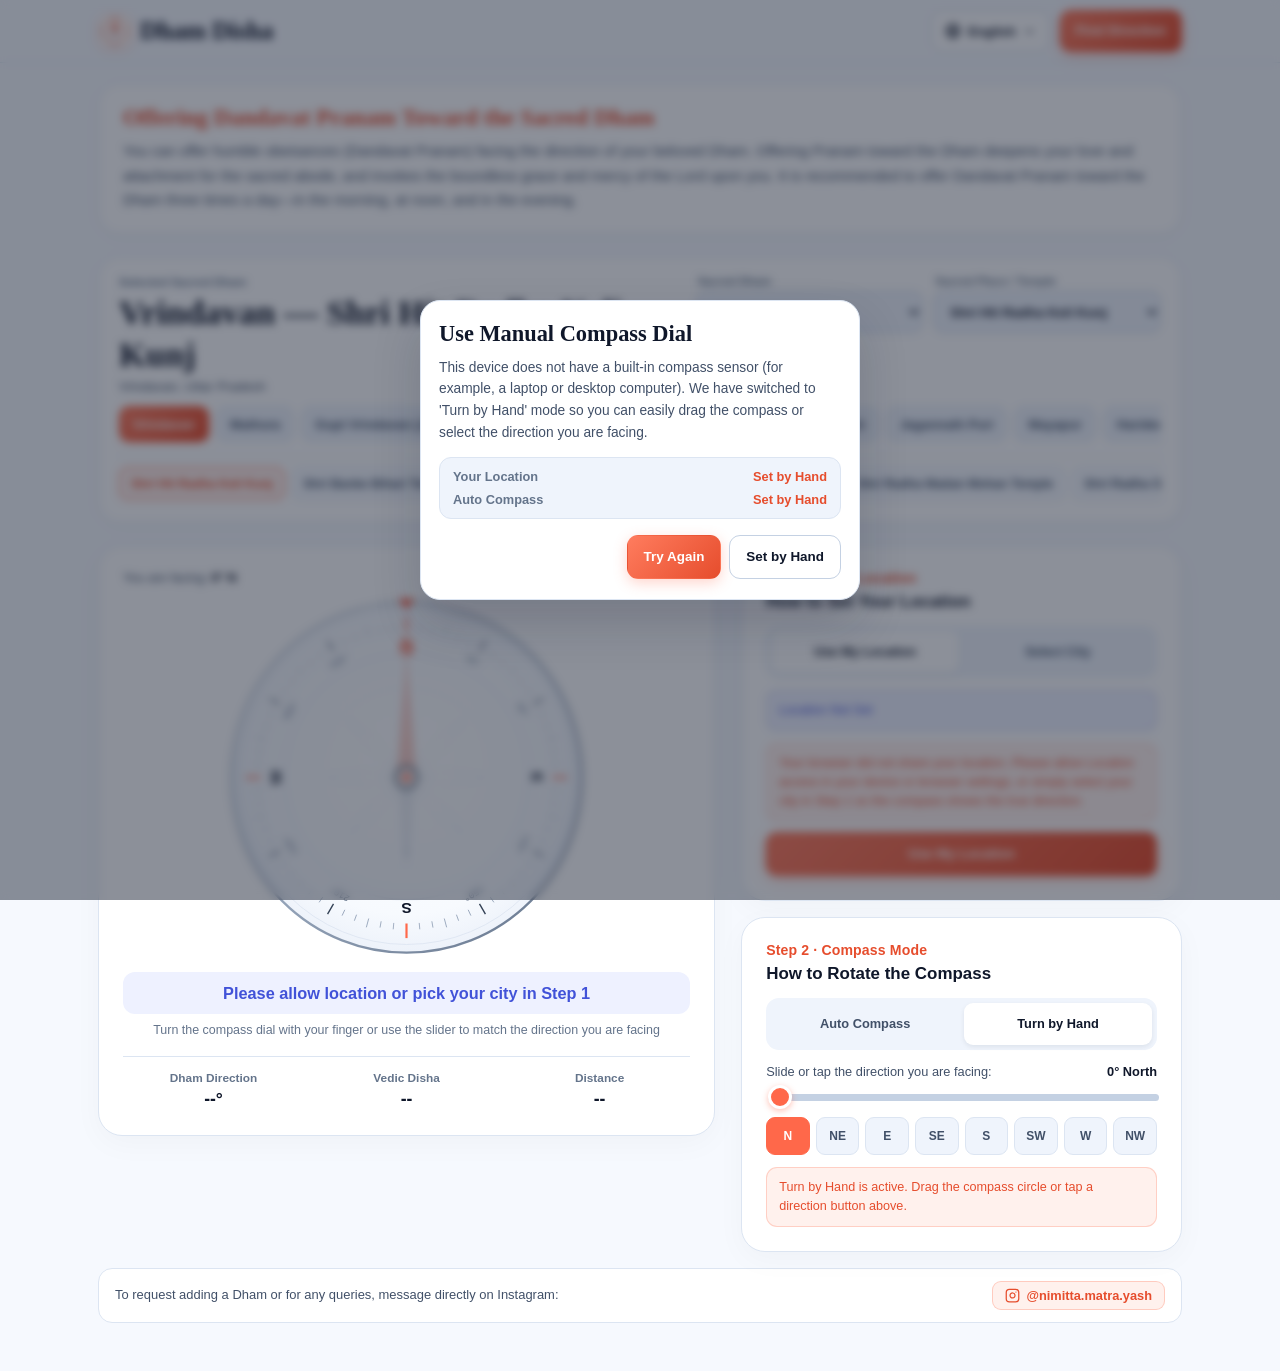
<file: index.html>
<!doctype html>
<html lang="en">
  <head>
    <meta charset="UTF-8" />
    <meta name="viewport" content="width=device-width, initial-scale=1.0, maximum-scale=5.0" />
    <title>Dham Disha</title>
    <meta name="description" content="Find the direction of sacred Dhams and offer Dandavat Pranam from anywhere." />
    <meta property="og:title" content="Dham Disha" />
    <meta property="og:description" content="Find the direction of sacred Dhams and offer Dandavat Pranam from anywhere." />
    <meta property="og:type" content="website" />
    <meta name="twitter:card" content="summary_large_image" />
    <meta name="theme-color" content="#FF684A" />
    <meta name="referrer" content="strict-origin-when-cross-origin" />
    <meta http-equiv="X-Content-Type-Options" content="nosniff" />
    <meta
      http-equiv="Content-Security-Policy"
      content="default-src 'self'; script-src 'self' 'unsafe-inline'; style-src 'self' 'unsafe-inline' https://fonts.googleapis.com; font-src 'self' https://fonts.gstatic.com data:; img-src 'self' data: blob:; connect-src 'self' https://nominatim.openstreetmap.org; manifest-src 'self'; base-uri 'self'; form-action 'none'; object-src 'none';"
    />
    <meta name="mobile-web-app-capable" content="yes" />
    <meta name="apple-mobile-web-app-capable" content="yes" />
    <meta name="apple-mobile-web-app-status-bar-style" content="default" />
    <meta name="apple-mobile-web-app-title" content="Dham Disha" />
    <link rel="icon" href="./favicon.ico" sizes="any" />
    <link rel="icon" type="image/svg+xml" href="./favicon.svg" />
    <link rel="icon" type="image/png" sizes="32x32" href="./favicon-32x32.png" />
    <link rel="icon" type="image/png" sizes="192x192" href="./icon-192.png" />
    <link rel="apple-touch-icon" sizes="180x180" href="./apple-touch-icon.png" />
    <link rel="manifest" href="./manifest.json" />
    <link rel="preconnect" href="https://fonts.googleapis.com" />
    <link rel="preconnect" href="https://fonts.gstatic.com" crossorigin />
    <link
      href="https://fonts.googleapis.com/css2?family=Cormorant+Garamond:wght@600;700&family=JetBrains+Mono:wght@500;600&family=Noto+Sans+Bengali:wght@400;600;700&family=Noto+Sans+Devanagari:wght@400;500;600;700&family=Noto+Sans+Gujarati:wght@400;500;600;700&family=Noto+Sans+Gurmukhi:wght@400;600;700&family=Noto+Sans+Kannada:wght@400;600;700&family=Noto+Sans+Malayalam:wght@400;600;700&family=Noto+Sans+SC:wght@400;600;700&family=Noto+Sans+Tamil:wght@400;600;700&family=Noto+Sans+Telugu:wght@400;600;700&family=Plus+Jakarta+Sans:wght@400;500;600;700&display=swap"
      rel="stylesheet"
    />
    <style>
      :root {
        /* Crisp cool-balanced alabaster & slate palette + luminous saffron with higher RGB blue */
        --bg-canvas: rgb(246, 249, 254);
        --bg-surface: rgb(255, 255, 255);
        --bg-subtle: rgb(239, 244, 252);
        --border-hairline: rgb(220, 229, 242);
        --border-strong: rgb(196, 209, 227);

        --text-primary: rgb(15, 23, 42);
        --text-secondary: rgb(65, 80, 104);
        --text-muted: rgb(100, 116, 139);

        /* Luminous Saffron-Orange with enriched Blue channel in RGB */
        --saffron-main: rgb(255, 104, 74);
        --saffron-bright: rgb(255, 124, 94);
        --saffron-deep: rgb(230, 77, 45);
        --saffron-soft: rgb(255, 241, 237);
        --saffron-ring: rgba(255, 104, 74, 0.24);

        --indigo-accent: rgb(65, 82, 216);
        --indigo-soft: rgb(238, 241, 255);

        --font-serif: "Cormorant Garamond", "Noto Sans Devanagari", "Noto Sans Gujarati", "Noto Sans Gurmukhi", "Noto Sans Bengali", "Noto Sans Tamil", "Noto Sans Telugu", "Noto Sans Kannada", "Noto Sans Malayalam", "Noto Sans SC", Georgia, serif;
        --font-sans: "Plus Jakarta Sans", "Noto Sans Devanagari", "Noto Sans Gujarati", "Noto Sans Gurmukhi", "Noto Sans Bengali", "Noto Sans Tamil", "Noto Sans Telugu", "Noto Sans Kannada", "Noto Sans Malayalam", "Noto Sans SC", -apple-system, BlinkMacSystemFont, sans-serif;
        --font-mono: "JetBrains Mono", ui-monospace, SFMono-Regular, monospace;
      }

      *,
      *::before,
      *::after {
        box-sizing: border-box;
      }

      html,
      body {
        margin: 0;
        padding: 0;
        min-height: 100vh;
        background-color: var(--bg-canvas);
        color: var(--text-primary);
        font-family: var(--font-sans);
        -webkit-font-smoothing: antialiased;
        -moz-osx-font-smoothing: grayscale;
      }

      .tabular-nums {
        font-variant-numeric: tabular-nums;
      }

      .hidden {
        display: none !important;
      }

      html,
      body {
        overflow-x: hidden;
        max-width: 100vw;
      }

      /* Top Header */
      .topbar {
        position: sticky;
        top: 0;
        z-index: 40;
        background: rgba(246, 249, 254, 0.94);
        backdrop-filter: blur(10px);
        border-bottom: 1px solid var(--border-hairline);
      }

      .topbar-inner {
        max-width: 1120px;
        margin: 0 auto;
        padding: 8px 12px;
        min-height: 56px;
        display: flex;
        align-items: center;
        justify-content: space-between;
        gap: 8px;
      }

      @media (min-width: 640px) {
        .topbar-inner {
          padding: 0 18px;
          height: 62px;
          gap: 12px;
        }
      }

      .brand-lockup {
        display: inline-flex;
        align-items: center;
        gap: 8px;
        text-decoration: none;
        min-width: 0;
        flex-shrink: 1;
      }

      .brand-icon-svg {
        width: 32px;
        height: 32px;
        flex-shrink: 0;
        border-radius: 8px;
        box-shadow: 0 2px 8px rgba(255, 104, 74, 0.2);
      }

      @media (min-width: 640px) {
        .brand-icon-svg {
          width: 34px;
          height: 34px;
          border-radius: 9px;
        }
      }

      .brand-title {
        font-family: var(--font-serif);
        font-size: clamp(1.22rem, 4.4vw, 1.6rem);
        font-weight: 700;
        color: var(--text-primary);
        text-decoration: none;
        white-space: nowrap;
        overflow: hidden;
        text-overflow: ellipsis;
        letter-spacing: -0.01em;
      }

      .topbar-actions {
        display: flex;
        align-items: center;
        gap: 6px;
        flex-shrink: 0;
      }

      @media (min-width: 640px) {
        .topbar-actions {
          gap: 10px;
        }
      }

      /* Language Switcher Dropdown in Topbar */
      .lang-wrapper {
        position: relative;
      }

      .lang-btn {
        display: inline-flex;
        align-items: center;
        gap: 5px;
        min-height: 38px;
        padding: 6px 10px;
        border-radius: 10px;
        border: 1px solid var(--border-strong);
        background: var(--bg-surface);
        color: var(--text-primary);
        font-family: var(--font-sans);
        font-size: 0.78rem;
        font-weight: 600;
        cursor: pointer;
        white-space: nowrap;
        transition: background-color 120ms ease, border-color 120ms ease;
      }

      @media (min-width: 640px) {
        .lang-btn {
          gap: 7px;
          min-height: 42px;
          padding: 8px 13px;
          border-radius: 11px;
          font-size: 0.82rem;
        }
      }

      .lang-btn:hover {
        background: var(--bg-subtle);
      }

      .lang-menu {
        position: fixed;
        left: 12px;
        right: 12px;
        top: 60px;
        max-height: 70vh;
        overflow-y: auto;
        background: var(--bg-surface);
        border: 1px solid var(--border-hairline);
        border-radius: 16px;
        padding: 8px;
        box-shadow: 0 18px 40px rgba(15, 23, 42, 0.18);
        z-index: 60;
        display: grid;
        grid-template-columns: repeat(2, 1fr);
        gap: 4px;
      }

      @media (min-width: 520px) {
        .lang-menu {
          position: absolute;
          left: auto;
          right: 0;
          top: calc(100% + 6px);
          width: 320px;
        }
      }

      .lang-option {
        width: 100%;
        min-height: 38px;
        padding: 7px 10px;
        border: none;
        border-radius: 9px;
        background: transparent;
        text-align: left;
        font-family: var(--font-sans);
        font-size: 0.84rem;
        font-weight: 600;
        color: var(--text-primary);
        cursor: pointer;
        display: flex;
        align-items: center;
        justify-content: space-between;
        gap: 6px;
      }

      .lang-option:hover {
        background: var(--bg-subtle);
      }

      .lang-option.active {
        background: var(--saffron-soft);
        color: var(--saffron-deep);
      }

      /* General Buttons */
      .btn {
        display: inline-flex;
        align-items: center;
        justify-content: center;
        gap: 6px;
        min-height: 40px;
        padding: 8px 13px;
        border-radius: 10px;
        font-family: var(--font-sans);
        font-size: 0.82rem;
        font-weight: 600;
        line-height: 1.2;
        text-align: center;
        cursor: pointer;
        transition: transform 120ms ease, background-color 140ms ease, border-color 140ms ease, box-shadow 140ms ease;
        border: 1px solid transparent;
        user-select: none;
        max-width: 100%;
      }

      @media (min-width: 640px) {
        .btn {
          min-height: 44px;
          padding: 9px 16px;
          border-radius: 11px;
          font-size: 0.84rem;
          gap: 8px;
        }
      }

      .btn-topbar {
        min-height: 38px;
        padding: 7px 11px;
        font-size: 0.78rem;
        max-width: 158px;
        white-space: nowrap;
        overflow: hidden;
        text-overflow: ellipsis;
      }

      @media (min-width: 640px) {
        .btn-topbar {
          min-height: 42px;
          padding: 8px 15px;
          font-size: 0.84rem;
          max-width: none;
        }
      }

      .btn:active {
        transform: scale(0.98);
      }

      .btn-saffron {
        background: linear-gradient(135deg, var(--saffron-bright), var(--saffron-deep));
        color: #ffffff;
        box-shadow: 0 4px 14px rgba(255, 104, 74, 0.28);
      }

      .btn-saffron:hover {
        background: linear-gradient(135deg, var(--saffron-main), var(--saffron-deep));
      }

      .btn-outline {
        background: var(--bg-surface);
        color: var(--text-primary);
        border-color: var(--border-strong);
      }

      .btn-outline:hover {
        background: var(--bg-subtle);
      }

      /* Main Container */
      .main-container {
        max-width: 1120px;
        margin: 0 auto;
        padding: 14px 12px 36px;
      }

      @media (min-width: 640px) {
        .main-container {
          padding: 20px 18px 48px;
        }
      }

      /* Easy Two-Level Dham Selector Card */
      .dham-selector-bar {
        background: var(--bg-surface);
        border: 1px solid var(--border-hairline);
        border-radius: 20px;
        padding: 15px 14px;
        margin-bottom: 18px;
        box-shadow: 0 4px 20px rgba(15, 23, 42, 0.025);
        max-width: 100%;
        overflow: hidden;
      }

      @media (min-width: 640px) {
        .dham-selector-bar {
          border-radius: 22px;
          padding: 18px 20px;
          margin-bottom: 22px;
        }
      }

      .dham-bar-top {
        display: flex;
        flex-direction: column;
        align-items: stretch;
        gap: 12px;
        margin-bottom: 12px;
      }

      @media (min-width: 768px) {
        .dham-bar-top {
          flex-direction: row;
          align-items: flex-start;
          justify-content: space-between;
          gap: 16px;
        }
      }

      .dham-current-info {
        min-width: 0;
        flex: 1 1 auto;
      }

      .section-kicker {
        margin: 0;
        font-size: 0.74rem;
        font-weight: 600;
        color: var(--text-muted);
      }

      .dham-heading {
        margin: 3px 0 0;
        font-family: var(--font-serif);
        font-size: clamp(1.38rem, 4.8vw, 2.15rem);
        font-weight: 700;
        color: var(--text-primary);
        line-height: 1.22;
        word-break: break-word;
      }

      .dham-sub-region {
        margin: 3px 0 0;
        font-size: 0.82rem;
        color: var(--text-secondary);
      }

      /* Two-Level Dropdown Controls Container */
      .dham-selects-wrap {
        display: flex;
        flex-direction: column;
        gap: 10px;
        width: 100%;
        min-width: 0;
      }

      .select-field-group {
        display: flex;
        flex-direction: column;
        gap: 4px;
        min-width: 0;
        width: 100%;
        flex: 0 0 auto;
      }

      @media (min-width: 560px) {
        .dham-selects-wrap {
          flex-direction: row;
          flex-wrap: wrap;
          gap: 10px;
        }

        .select-field-group {
          flex: 1 1 200px;
          width: auto;
        }
      }

      @media (min-width: 768px) {
        .dham-selects-wrap {
          width: auto;
          max-width: 480px;
          justify-content: flex-end;
        }
      }

      .select-field-label {
        font-size: 0.72rem;
        font-weight: 600;
        color: var(--text-muted);
        padding-left: 2px;
      }

      .dham-select-dropdown {
        width: 100%;
        max-width: 100%;
        min-width: 0;
        min-height: 42px;
        padding: 8px 12px;
        border-radius: 10px;
        border: 1px solid var(--border-strong);
        background-color: var(--bg-subtle);
        font-family: var(--font-sans);
        font-size: 0.85rem;
        font-weight: 600;
        color: var(--text-primary);
        cursor: pointer;
        outline: none;
        text-overflow: ellipsis;
        overflow: hidden;
        white-space: nowrap;
      }

      .dham-select-dropdown:focus {
        border-color: var(--saffron-main);
        box-shadow: 0 0 0 3px var(--saffron-ring);
      }

      .dham-chips-scroll {
        display: flex;
        gap: 7px;
        overflow-x: auto;
        padding-bottom: 4px;
        scrollbar-width: thin;
        -webkit-overflow-scrolling: touch;
      }

      .dham-chips-scroll::-webkit-scrollbar {
        height: 4px;
      }

      .dham-chips-scroll::-webkit-scrollbar-thumb {
        background: var(--border-strong);
        border-radius: 999px;
      }

      .dham-chip {
        min-height: 36px;
        padding: 6px 13px;
        border-radius: 10px;
        border: 1px solid var(--border-hairline);
        background: var(--bg-subtle);
        font-family: var(--font-sans);
        font-size: 0.81rem;
        font-weight: 600;
        color: var(--text-secondary);
        white-space: nowrap;
        cursor: pointer;
        flex-shrink: 0;
        transition: background-color 120ms ease, color 120ms ease, border-color 120ms ease;
      }

      .dham-chip:hover {
        border-color: var(--border-strong);
        color: var(--text-primary);
      }

      .dham-chip.active {
        background: linear-gradient(135deg, var(--saffron-bright), var(--saffron-deep));
        border-color: transparent;
        color: #ffffff;
        box-shadow: 0 2px 8px rgba(255, 104, 74, 0.25);
      }

      /* Second-level sub-place chips bar (for multi-shrine Dhams like Vrindavan, Ayodhya, Kashi, etc.) */
      .subplace-chips-wrap {
        margin-top: 10px;
        padding-top: 10px;
        border-top: 1px dashed var(--border-hairline);
      }

      .subplace-chip {
        min-height: 33px;
        padding: 5px 11px;
        border-radius: 8px;
        border: 1px solid var(--border-hairline);
        background: var(--bg-canvas);
        font-family: var(--font-sans);
        font-size: 0.77rem;
        font-weight: 600;
        color: var(--text-secondary);
        white-space: nowrap;
        cursor: pointer;
        flex-shrink: 0;
        transition: background-color 120ms ease, color 120ms ease, border-color 120ms ease;
      }

      .subplace-chip:hover {
        border-color: var(--border-strong);
        color: var(--text-primary);
      }

      .subplace-chip.active {
        background: var(--saffron-soft);
        border-color: var(--saffron-main);
        color: var(--saffron-deep);
      }

      /* 2-Column Workspace */
      .workspace-grid {
        display: grid;
        grid-template-columns: 1fr;
        gap: 18px;
        align-items: start;
      }

      @media (min-width: 920px) {
        .workspace-grid {
          grid-template-columns: 7fr 5fr;
          gap: 26px;
        }
      }

      .surface-card {
        background: var(--bg-surface);
        border: 1px solid var(--border-hairline);
        border-radius: 20px;
        padding: 16px 14px;
        box-shadow: 0 8px 30px rgba(15, 23, 42, 0.03);
        max-width: 100%;
        overflow: hidden;
      }

      @media (min-width: 640px) {
        .surface-card {
          border-radius: 24px;
          padding: 24px;
        }
      }

      /* Compass Instrument */
      .compass-stage {
        display: flex;
        flex-direction: column;
        align-items: center;
      }

      .compass-top-bar {
        width: 100%;
        display: flex;
        flex-wrap: wrap;
        align-items: center;
        justify-content: space-between;
        gap: 6px;
        margin-bottom: 10px;
        font-size: 0.8rem;
        color: var(--text-secondary);
      }

      .compass-dial-wrap {
        position: relative;
        width: 100%;
        max-width: min(365px, 84vw);
        aspect-ratio: 1 / 1;
        display: flex;
        align-items: center;
        justify-content: center;
        user-select: none;
        contain: layout style paint;
        transform: translateZ(0);
      }

      .alignment-halo {
        position: absolute;
        inset: 12px;
        border-radius: 9999px;
        pointer-events: none;
        opacity: 0;
        transition: opacity 180ms ease;
        box-shadow: 0 0 0 7px rgba(255, 104, 74, 0.18), 0 0 44px rgba(255, 104, 74, 0.32);
      }

      .alignment-halo.aligned {
        opacity: 1;
      }

      .compass-svg {
        width: 100%;
        height: 100%;
        touch-action: pan-y pinch-zoom;
        transform: translateZ(0);
      }

      .compass-svg.draggable {
        cursor: grab;
        touch-action: none;
      }

      .compass-svg.draggable:active {
        cursor: grabbing;
      }

      /* GPU-accelerated zero-lag layers for 60fps sensor rotation even during scroll */
      #rose-group,
      #needle-group {
        transform-origin: 200px 200px;
        will-change: transform;
        backface-visibility: hidden;
        -webkit-backface-visibility: hidden;
      }

      .turn-banner {
        margin-top: 12px;
        padding: 10px 12px;
        border-radius: 12px;
        background: var(--bg-subtle);
        text-align: center;
        font-size: clamp(0.9rem, 3.6vw, 1.02rem);
        font-weight: 700;
        color: var(--text-primary);
        width: 100%;
        word-break: break-word;
        line-height: 1.35;
      }

      .turn-banner.aligned {
        background: var(--saffron-soft);
        color: var(--saffron-deep);
        border: 1px solid rgba(255, 104, 74, 0.3);
      }

      .turn-banner.warn {
        background: var(--indigo-soft);
        color: var(--indigo-accent);
      }

      .sensor-subtext {
        margin-top: 8px;
        text-align: center;
        font-size: 0.78rem;
        color: var(--text-muted);
        line-height: 1.4;
      }

      /* Simple 3-Column Summary Strip beneath Compass */
      .telemetry-strip {
        width: 100%;
        margin-top: 16px;
        padding-top: 14px;
        border-top: 1px solid var(--border-hairline);
        display: grid;
        grid-template-columns: repeat(3, minmax(0, 1fr));
        gap: 6px;
        text-align: center;
      }

      @media (min-width: 640px) {
        .telemetry-strip {
          gap: 12px;
        }
      }

      .metric-label {
        font-size: 0.7rem;
        font-weight: 600;
        color: var(--text-muted);
        margin: 0;
        overflow: hidden;
        text-overflow: ellipsis;
        white-space: nowrap;
      }

      @media (min-width: 640px) {
        .metric-label {
          font-size: 0.74rem;
        }
      }

      .metric-value {
        margin: 4px 0 0;
        font-size: clamp(0.86rem, 3.4vw, 1.1rem);
        font-weight: 700;
        color: var(--text-primary);
        word-break: break-word;
        line-height: 1.25;
      }

      .metric-accent {
        color: var(--saffron-deep);
      }

      /* Right Column Controls */
      .controls-stack {
        display: flex;
        flex-direction: column;
        gap: 16px;
        min-width: 0;
      }

      #ui-your-location-kicker,
      #ui-compass-mode-kicker {
        font-size: 0.88rem;
        font-weight: 700;
        color: var(--saffron-deep);
        margin: 0 0 6px;
        letter-spacing: 0.01em;
      }

      .section-title {
        margin: 3px 0 0;
        font-size: 1.06rem;
        font-weight: 700;
        color: var(--text-primary);
        word-break: break-word;
      }

      .control-header {
        display: flex;
        flex-direction: column;
        align-items: stretch;
        gap: 10px;
      }

      @media (min-width: 520px) {
        .control-header {
          flex-direction: row;
          align-items: center;
          justify-content: space-between;
          gap: 12px;
        }
      }

      .control-header .btn {
        width: 100%;
      }

      @media (min-width: 520px) {
        .control-header .btn {
          width: auto;
          flex-shrink: 0;
        }
      }

      /* Segmented Toggle — Auto Compass FIRST */
      .segmented-bar {
        display: grid;
        grid-template-columns: 1fr 1fr;
        gap: 5px;
        padding: 5px;
        background: var(--bg-subtle);
        border-radius: 13px;
        margin-top: 14px;
      }

      .seg-btn {
        min-height: 42px;
        padding: 6px 8px;
        border: none;
        border-radius: 9px;
        background: transparent;
        font-family: var(--font-sans);
        font-size: 0.8rem;
        font-weight: 600;
        color: var(--text-secondary);
        cursor: pointer;
        line-height: 1.2;
        text-align: center;
        transition: background-color 120ms ease, color 120ms ease, box-shadow 120ms ease;
      }

      .seg-btn.active {
        background: var(--bg-surface);
        color: var(--text-primary);
        box-shadow: 0 2px 5px rgba(15, 23, 42, 0.08);
      }

      /* Range Slider */
      .slider-wrap {
        margin-top: 14px;
      }

      .slider-head {
        display: flex;
        flex-wrap: wrap;
        justify-content: space-between;
        gap: 6px;
        font-size: 0.8rem;
        color: var(--text-secondary);
        margin-bottom: 8px;
      }

      input[type="range"].compass-slider {
        -webkit-appearance: none;
        appearance: none;
        width: 100%;
        background: transparent;
        cursor: pointer;
      }

      input[type="range"].compass-slider::-webkit-slider-runnable-track {
        height: 7px;
        border-radius: 9999px;
        background: var(--border-strong);
      }

      input[type="range"].compass-slider::-webkit-slider-thumb {
        -webkit-appearance: none;
        appearance: none;
        width: 24px;
        height: 24px;
        border-radius: 9999px;
        background: var(--saffron-main);
        border: 3px solid #ffffff;
        box-shadow: 0 2px 6px rgba(255, 104, 74, 0.4);
        margin-top: -8.5px;
      }

      input[type="range"].compass-slider::-moz-range-track {
        height: 7px;
        border-radius: 9999px;
        background: var(--border-strong);
      }

      input[type="range"].compass-slider::-moz-range-thumb {
        width: 24px;
        height: 24px;
        border-radius: 9999px;
        background: var(--saffron-main);
        border: 3px solid #ffffff;
        box-shadow: 0 2px 6px rgba(255, 104, 74, 0.4);
      }

      .cardinal-grid {
        margin-top: 12px;
        display: grid;
        grid-template-columns: repeat(4, 1fr);
        gap: 6px;
      }

      @media (min-width: 460px) {
        .cardinal-grid {
          grid-template-columns: repeat(8, 1fr);
        }
      }

      .dir-btn {
        min-height: 38px;
        padding: 4px 2px;
        border-radius: 9px;
        border: 1px solid var(--border-hairline);
        background: var(--bg-subtle);
        font-family: var(--font-sans);
        font-size: 0.75rem;
        font-weight: 600;
        color: var(--text-secondary);
        cursor: pointer;
        overflow: hidden;
        text-overflow: ellipsis;
        white-space: nowrap;
      }

      .dir-btn:hover {
        border-color: var(--border-strong);
        color: var(--text-primary);
      }

      .dir-btn.active {
        background: var(--saffron-main);
        border-color: var(--saffron-main);
        color: #ffffff;
      }

      /* Search & Presets */
      .search-box {
        position: relative;
        margin-top: 12px;
      }

      .search-input {
        width: 100%;
        min-height: 42px;
        padding: 9px 13px;
        border-radius: 10px;
        border: 1px solid var(--border-strong);
        background: var(--bg-canvas);
        font-family: var(--font-sans);
        font-size: 0.86rem;
        color: var(--text-primary);
        outline: none;
      }

      .search-input:focus {
        border-color: var(--saffron-main);
        box-shadow: 0 0 0 3px var(--saffron-ring);
      }

      .search-results {
        margin-top: 6px;
        border-radius: 11px;
        border: 1px solid var(--border-hairline);
        background: var(--bg-surface);
        max-height: 190px;
        overflow-y: auto;
      }

      .search-item {
        width: 100%;
        text-align: left;
        padding: 10px 13px;
        border: none;
        border-bottom: 1px solid var(--border-hairline);
        background: transparent;
        cursor: pointer;
        display: flex;
        flex-direction: column;
      }

      .search-item:last-child {
        border-bottom: none;
      }

      .search-item:hover {
        background: var(--bg-subtle);
      }

      .preset-label {
        margin: 12px 0 7px;
        font-size: 0.74rem;
        font-weight: 600;
        color: var(--text-muted);
      }

      .preset-row {
        display: flex;
        flex-wrap: wrap;
        gap: 6px;
      }

      .preset-btn {
        min-height: 34px;
        padding: 5px 11px;
        border-radius: 9px;
        border: 1px solid var(--border-hairline);
        background: var(--bg-subtle);
        font-family: var(--font-sans);
        font-size: 0.78rem;
        font-weight: 600;
        color: var(--text-secondary);
        cursor: pointer;
        white-space: nowrap;
      }

      .preset-btn.active {
        background: var(--indigo-accent);
        border-color: var(--indigo-accent);
        color: #ffffff;
      }

      .notice-box {
        margin-top: 12px;
        padding: 10px 12px;
        border-radius: 11px;
        font-size: 0.79rem;
        line-height: 1.5;
        background: var(--saffron-soft);
        color: var(--saffron-deep);
        border: 1px solid rgba(255, 104, 74, 0.25);
        word-break: break-word;
      }

      .notice-box.info {
        background: var(--indigo-soft);
        color: var(--indigo-accent);
        border-color: rgba(65, 82, 216, 0.22);
      }

      /* Devotional Dandavat Pranam Guidance Card (Positioned at Top before Dham Selection) */
      .pranam-section {
        margin-top: 0;
        margin-bottom: 18px;
        background: var(--bg-surface);
        border: 1px solid var(--border-hairline);
        border-radius: 20px;
        padding: 16px 16px;
        box-shadow: 0 4px 20px rgba(15, 23, 42, 0.025);
      }

      @media (min-width: 640px) {
        .pranam-section {
          margin-top: 0;
          margin-bottom: 22px;
          border-radius: 22px;
          padding: 20px 24px;
        }
      }

      .pranam-title {
        margin: 0;
        font-family: var(--font-serif);
        font-size: clamp(1.25rem, 4vw, 1.45rem);
        font-weight: 700;
        color: var(--saffron-deep);
      }

      .pranam-text {
        margin: 8px 0 0;
        font-size: 0.92rem;
        line-height: 1.68;
        color: var(--text-secondary);
      }

      /* Small Compact Contact / Queries Footer at End */
      .contact-footer {
        margin-top: 16px;
        padding: 12px 16px;
        border-radius: 14px;
        background: var(--bg-surface);
        border: 1px solid var(--border-hairline);
        display: flex;
        flex-wrap: wrap;
        align-items: center;
        justify-content: space-between;
        gap: 10px;
        font-size: 0.81rem;
        color: var(--text-secondary);
      }

      .contact-text {
        margin: 0;
        line-height: 1.45;
      }

      .insta-link {
        display: inline-flex;
        align-items: center;
        gap: 6px;
        padding: 6px 12px;
        border-radius: 9px;
        background: var(--saffron-soft);
        border: 1px solid rgba(255, 104, 74, 0.28);
        color: var(--saffron-deep);
        font-weight: 600;
        font-size: 0.8rem;
        text-decoration: none;
        white-space: nowrap;
        transition: background-color 120ms ease, transform 120ms ease;
      }

      .insta-link:hover {
        background: rgba(255, 104, 74, 0.16);
      }

      .insta-link:active {
        transform: scale(0.98);
      }

      /* Diagnostic & Permission Popup Modal */
      .modal-backdrop {
        position: fixed;
        inset: 0;
        z-index: 100;
        background: rgba(15, 23, 42, 0.48);
        backdrop-filter: blur(4px);
        display: flex;
        align-items: center;
        justify-content: center;
        padding: 14px;
      }

      .modal-card {
        width: 100%;
        max-width: 440px;
        background: var(--bg-surface);
        border: 1px solid var(--border-hairline);
        border-radius: 20px;
        padding: 20px 18px;
        box-shadow: 0 24px 48px rgba(15, 23, 42, 0.18);
      }

      .modal-title {
        margin: 0;
        font-family: var(--font-serif);
        font-size: 1.4rem;
        font-weight: 700;
        color: var(--text-primary);
      }

      .modal-body {
        margin: 10px 0 0;
        font-size: 0.86rem;
        line-height: 1.58;
        color: var(--text-secondary);
      }

      .modal-status-list {
        margin: 14px 0;
        padding: 11px 13px;
        border-radius: 12px;
        background: var(--bg-subtle);
        border: 1px solid var(--border-hairline);
        font-size: 0.8rem;
        display: flex;
        flex-direction: column;
        gap: 8px;
      }

      .modal-status-item {
        display: flex;
        align-items: center;
        justify-content: space-between;
        gap: 10px;
      }

      .modal-actions {
        margin-top: 16px;
        display: flex;
        flex-wrap: wrap;
        justify-content: flex-end;
        gap: 8px;
      }
    </style>
  </head>
  <body>
    <header class="topbar">
      <div class="topbar-inner">
        <a href="#top" class="brand-lockup">
          <svg class="brand-icon-svg" viewBox="0 0 128 128" aria-hidden="true">
            <defs>
              <linearGradient id="brandIconGrad" x1="0%" y1="100%" x2="100%" y2="0%">
                <stop offset="0%" stop-color="#D94122" />
                <stop offset="55%" stop-color="#FF684A" />
                <stop offset="100%" stop-color="#FF8A6B" />
              </linearGradient>
              <linearGradient id="brandPetalFill" x1="0%" y1="100%" x2="0%" y2="0%">
                <stop offset="0%" stop-color="#FFE6DE" />
                <stop offset="100%" stop-color="#FFF5F2" />
              </linearGradient>
              <linearGradient id="brandGoldCore" x1="0%" y1="100%" x2="0%" y2="0%">
                <stop offset="0%" stop-color="#FF7C5E" />
                <stop offset="100%" stop-color="#FFB088" />
              </linearGradient>
            </defs>
            <rect x="2" y="2" width="124" height="124" rx="28" fill="#FFFDFB" stroke="#FF684A" stroke-opacity="0.28" stroke-width="2.5" />
            <circle cx="64" cy="64" r="50" fill="none" stroke="url(#brandIconGrad)" stroke-width="3.4" />
            <g fill="url(#brandPetalFill)" stroke="#FF684A" stroke-opacity="0.55" stroke-width="1.4" stroke-linejoin="round">
              <path d="M64,21 C71,32 72,44 64,54 C56,44 57,32 64,21 Z" />
              <path d="M64,21 C71,32 72,44 64,54 C56,44 57,32 64,21 Z" transform="rotate(45 64 64)" />
              <path d="M64,21 C71,32 72,44 64,54 C56,44 57,32 64,21 Z" transform="rotate(90 64 64)" />
              <path d="M64,21 C71,32 72,44 64,54 C56,44 57,32 64,21 Z" transform="rotate(135 64 64)" />
              <path d="M64,21 C71,32 72,44 64,54 C56,44 57,32 64,21 Z" transform="rotate(180 64 64)" />
              <path d="M64,21 C71,32 72,44 64,54 C56,44 57,32 64,21 Z" transform="rotate(225 64 64)" />
              <path d="M64,21 C71,32 72,44 64,54 C56,44 57,32 64,21 Z" transform="rotate(270 64 64)" />
              <path d="M64,21 C71,32 72,44 64,54 C56,44 57,32 64,21 Z" transform="rotate(315 64 64)" />
            </g>
            <circle cx="64" cy="64" r="26" fill="#FFFDFB" fill-opacity="0.72" stroke="#FF684A" stroke-opacity="0.35" stroke-width="1.2" />
            <path d="M56.5,15.5 Q64,20.5 71.5,15.5" fill="none" stroke="#E64D2D" stroke-width="2.2" stroke-linecap="round" />
            <circle cx="64" cy="12.5" r="4" fill="url(#brandIconGrad)" stroke="#FFFDFB" stroke-width="1.2" />
            <path d="M64,101 L71.5,64 L64,69 L56.5,64 Z" fill="#CBD5E1" />
            <path d="M64,22 L75.5,65.5 L64,58.5 L52.5,65.5 Z" fill="url(#brandIconGrad)" />
            <path d="M64,31 L68,57 L64,54.5 L60,57 Z" fill="url(#brandGoldCore)" />
            <circle cx="64" cy="64" r="6.2" fill="#FFFDFB" stroke="#D94122" stroke-width="2.6" />
            <circle cx="64" cy="64" r="2.4" fill="#FF684A" />
          </svg>
          <span id="ui-brand-title" class="brand-title">Dham Disha</span>
        </a>

        <div class="topbar-actions">
          <!-- Language Switcher Icon Button -->
          <div class="lang-wrapper">
            <button
              type="button"
              id="lang-toggle-btn"
              class="lang-btn"
              aria-haspopup="listbox"
              aria-expanded="false"
              title="Change Language"
            >
              <svg width="16" height="16" viewBox="0 0 24 24" fill="none" stroke="currentColor" stroke-width="2" stroke-linecap="round" stroke-linejoin="round" aria-hidden="true">
                <circle cx="12" cy="12" r="10"></circle>
                <line x1="2" y1="12" x2="22" y2="12"></line>
                <path d="M12 2a15.3 15.3 0 0 1 4 10 15.3 15.3 0 0 1-4 10 15.3 15.3 0 0 1-4-10 15.3 15.3 0 0 1 4-10z"></path>
              </svg>
              <span id="current-lang-label">English</span>
              <svg width="13" height="13" viewBox="0 0 24 24" fill="none" stroke="currentColor" stroke-width="2.2" stroke-linecap="round" stroke-linejoin="round" aria-hidden="true">
                <polyline points="6 9 12 15 18 9"></polyline>
              </svg>
            </button>

            <div id="lang-menu" class="lang-menu hidden" role="listbox" aria-label="Language">
              <button type="button" class="lang-option active" data-lang="en"><span>English</span><span style="font-size:0.7rem;opacity:0.65;">EN</span></button>
              <button type="button" class="lang-option" data-lang="hi"><span>हिन्दी</span><span style="font-size:0.7rem;opacity:0.65;">HI</span></button>
              <button type="button" class="lang-option" data-lang="gu"><span>ગુજરાતી</span><span style="font-size:0.7rem;opacity:0.65;">GU</span></button>
              <button type="button" class="lang-option" data-lang="sa"><span>संस्कृतम्</span><span style="font-size:0.7rem;opacity:0.65;">SA</span></button>
              <button type="button" class="lang-option" data-lang="mr"><span>मराठी</span><span style="font-size:0.7rem;opacity:0.65;">MR</span></button>
              <button type="button" class="lang-option" data-lang="pa"><span>ਪੰਜਾਬੀ</span><span style="font-size:0.7rem;opacity:0.65;">PA</span></button>
              <button type="button" class="lang-option" data-lang="mwr"><span>मारवाड़ी</span><span style="font-size:0.7rem;opacity:0.65;">MWR</span></button>
              <button type="button" class="lang-option" data-lang="bho"><span>भोजपुरी</span><span style="font-size:0.7rem;opacity:0.65;">BHO</span></button>
              <button type="button" class="lang-option" data-lang="bn"><span>বাংলা</span><span style="font-size:0.7rem;opacity:0.65;">BN</span></button>
              <button type="button" class="lang-option" data-lang="as"><span>অসমীয়া</span><span style="font-size:0.7rem;opacity:0.65;">AS</span></button>
              <button type="button" class="lang-option" data-lang="ta"><span>தமிழ்</span><span style="font-size:0.7rem;opacity:0.65;">TA</span></button>
              <button type="button" class="lang-option" data-lang="te"><span>తెలుగు</span><span style="font-size:0.7rem;opacity:0.65;">TE</span></button>
              <button type="button" class="lang-option" data-lang="kn"><span>ಕನ್ನಡ</span><span style="font-size:0.7rem;opacity:0.65;">KN</span></button>
              <button type="button" class="lang-option" data-lang="ml"><span>മലയാളം</span><span style="font-size:0.7rem;opacity:0.65;">ML</span></button>
              <button type="button" class="lang-option" data-lang="es"><span>Español</span><span style="font-size:0.7rem;opacity:0.65;">ES</span></button>
              <button type="button" class="lang-option" data-lang="fr"><span>Français</span><span style="font-size:0.7rem;opacity:0.65;">FR</span></button>
              <button type="button" class="lang-option" data-lang="de"><span>Deutsch</span><span style="font-size:0.7rem;opacity:0.65;">DE</span></button>
              <button type="button" class="lang-option" data-lang="ru"><span>Русский</span><span style="font-size:0.7rem;opacity:0.65;">RU</span></button>
              <button type="button" class="lang-option" data-lang="zh"><span>中文</span><span style="font-size:0.7rem;opacity:0.65;">ZH</span></button>
            </div>
          </div>

          <button type="button" id="top-locate-btn" class="btn btn-saffron btn-topbar">
            Find Direction
          </button>
        </div>
      </div>
    </header>

    <main id="top" class="main-container">
      <!-- Devotional Dandavat Pranam Section (At Top Before Dham Selection) -->
      <section class="pranam-section" aria-labelledby="pranam-heading">
        <h2 id="pranam-heading" class="pranam-title">
          Offering Dandavat Pranam Toward the Sacred Dham
        </h2>
        <p id="pranam-body" class="pranam-text">
          You can offer humble obeisances (Dandavat Pranam) facing the direction of your beloved Dham. Offering Pranam toward the Dham deepens your love and attachment for the sacred abode, and invokes the boundless grace and mercy of the Lord upon you. It is recommended to offer Dandavat Pranam toward the Dham three times a day—in the morning, at noon, and in the evening.
        </p>
      </section>

      <!-- Sacred Dham Selector Strip (Two-Level Selection for Multi-Place Dhams) -->
      <section class="dham-selector-bar" aria-label="Select Sacred Dham">
        <div class="dham-bar-top">
          <div class="dham-current-info">
            <p id="ui-selected-dham-kicker" class="section-kicker">Selected Sacred Dham</p>
            <h1 id="dham-heading" class="dham-heading">Vrindavan — Shri Hit Radha Keli Kunj</h1>
            <p id="dham-sub-region" class="dham-sub-region">Vrindavan, Uttar Pradesh</p>
          </div>

          <div class="dham-selects-wrap">
            <!-- Level 1: Select Dham -->
            <div class="select-field-group">
              <label for="dham-select" id="ui-dham-select-label" class="select-field-label">Sacred Dham</label>
              <select id="dham-select" class="dham-select-dropdown" aria-label="Choose Sacred Dham"></select>
            </div>

            <!-- Level 2: Select Sacred Place within Dham (Shown only for Dhams with multiple famous places) -->
            <div id="subplace-select-group" class="select-field-group hidden">
              <label for="subplace-select" id="ui-subplace-select-label" class="select-field-label">Sacred Place / Temple</label>
              <select id="subplace-select" class="dham-select-dropdown" aria-label="Choose Sacred Place in Dham"></select>
            </div>
          </div>
        </div>

        <!-- Level 1 Quick Chips -->
        <div id="dham-chips" class="dham-chips-scroll" role="tablist" aria-label="Sacred Dhams"></div>

        <!-- Level 2 Quick Chips (Only visible when selected Dham has multiple sacred places) -->
        <div id="subplace-chips-wrap" class="subplace-chips-wrap hidden">
          <div id="subplace-chips" class="dham-chips-scroll" role="tablist" aria-label="Sacred Places in Dham"></div>
        </div>
      </section>

      <div class="workspace-grid">
        <!-- Left: Friendly Precision Compass -->
        <section class="surface-card compass-stage" aria-label="Directional Compass">
          <div class="compass-top-bar">
            <span>
              <span id="ui-facing-prefix">You are facing:</span>
              <strong id="heading-readout" class="tabular-nums" style="color: var(--text-primary);">0° N</strong>
            </span>
            <span id="sensor-mode-label" style="font-weight: 600;"></span>
          </div>

          <div class="compass-dial-wrap">
            <div id="alignment-halo" class="alignment-halo"></div>

            <svg
              id="compass-svg"
              class="compass-svg"
              viewBox="0 0 400 400"
              role="img"
              aria-label="Compass pointing toward selected Dham"
            >
              <defs>
                <radialGradient id="dialGrad" cx="50%" cy="45%" r="55%">
                  <stop offset="0%" stop-color="#FFFFFF" />
                  <stop offset="80%" stop-color="#F7FAFE" />
                  <stop offset="100%" stop-color="#EDF2FA" />
                </radialGradient>
                <linearGradient id="bezelGrad" x1="0%" y1="0%" x2="100%" y2="100%">
                  <stop offset="0%" stop-color="#CBD5E1" />
                  <stop offset="50%" stop-color="#94A3B8" />
                  <stop offset="100%" stop-color="#64748B" />
                </linearGradient>
                <linearGradient id="saffronNeedle" x1="0%" y1="100%" x2="0%" y2="0%">
                  <stop offset="0%" stop-color="rgb(230, 77, 45)" />
                  <stop offset="55%" stop-color="rgb(255, 104, 74)" />
                  <stop offset="100%" stop-color="rgb(255, 132, 102)" />
                </linearGradient>
              </defs>

              <!-- Outer Bezel Ring -->
              <circle cx="200" cy="200" r="192" fill="url(#dialGrad)" stroke="url(#bezelGrad)" stroke-width="2.5" />
              <circle cx="200" cy="200" r="183" fill="none" stroke="#DEE6F2" stroke-width="1" />

              <!-- Top Fixed Alignment Marker (12 o'clock) -->
              <polygon id="lubber-triangle" points="200,16 191,4 209,4" fill="rgb(255, 104, 74)" />

              <!-- Rotating Compass Rose -->
              <g id="rose-group">
                <circle cx="200" cy="200" r="134" fill="none" stroke="#DEE6F2" stroke-width="1" />
                <circle cx="200" cy="200" r="98" fill="none" stroke="#DEE6F2" stroke-width="1" stroke-dasharray="2 4" />

                <!-- Subtle 8-petal lotus geometry -->
                <g stroke="#E6EDF7" stroke-width="1" fill="none">
                  <path d="M200,112 C209,142 209,168 200,188 C191,168 191,142 200,112 Z" />
                  <path d="M200,112 C209,142 209,168 200,188 C191,168 191,142 200,112 Z" transform="rotate(45 200 200)" />
                  <path d="M200,112 C209,142 209,168 200,188 C191,168 191,142 200,112 Z" transform="rotate(90 200 200)" />
                  <path d="M200,112 C209,142 209,168 200,188 C191,168 191,142 200,112 Z" transform="rotate(135 200 200)" />
                  <path d="M200,112 C209,142 209,168 200,188 C191,168 191,142 200,112 Z" transform="rotate(180 200 200)" />
                  <path d="M200,112 C209,142 209,168 200,188 C191,168 191,142 200,112 Z" transform="rotate(225 200 200)" />
                  <path d="M200,112 C209,142 209,168 200,188 C191,168 191,142 200,112 Z" transform="rotate(270 200 200)" />
                  <path d="M200,112 C209,142 209,168 200,188 C191,168 191,142 200,112 Z" transform="rotate(315 200 200)" />
                </g>

                <!-- 72 Ticks populated by JS -->
                <g id="rose-ticks"></g>

                <!-- Degree Numerals -->
                <g font-family="JetBrains Mono, monospace" font-size="10" fill="#64748B" text-anchor="middle">
                  <text x="200" y="56" transform="rotate(30 200 200)">30°</text>
                  <text x="200" y="56" transform="rotate(60 200 200)">60°</text>
                  <text x="200" y="56" transform="rotate(120 200 200)">120°</text>
                  <text x="200" y="56" transform="rotate(150 200 200)">150°</text>
                  <text x="200" y="56" transform="rotate(210 200 200)">210°</text>
                  <text x="200" y="56" transform="rotate(240 200 200)">240°</text>
                  <text x="200" y="56" transform="rotate(300 200 200)">300°</text>
                  <text x="200" y="56" transform="rotate(330 200 200)">330°</text>
                </g>

                <!-- Cardinal Letters on Compass Dial -->
                <g font-family="Plus Jakarta Sans, Noto Sans Devanagari, Noto Sans Gujarati, sans-serif" font-weight="700" text-anchor="middle">
                  <text id="dial-n" x="200" y="64" fill="rgb(255, 104, 74)" font-size="20">N</text>
                  <text id="dial-e" x="200" y="63" fill="#0F172A" font-size="17" transform="rotate(90 200 200)">E</text>
                  <text id="dial-s" x="200" y="63" fill="#0F172A" font-size="17" transform="rotate(180 200 200)">S</text>
                  <text id="dial-w" x="200" y="63" fill="#0F172A" font-size="17" transform="rotate(270 200 200)">W</text>
                </g>
              </g>

              <!-- Target Needle pointing toward selected Dham -->
              <g id="needle-group" opacity="0.3">
                <line x1="200" y1="200" x2="200" y2="44" stroke="rgb(255, 104, 74)" stroke-width="1.2" stroke-opacity="0.4" stroke-dasharray="3 3" />

                <!-- Counterweight tail -->
                <polygon points="200,292 193,200 207,200" fill="#CBD5E1" stroke="#64748B" stroke-width="1" />
                <circle cx="200" cy="282" r="3.5" fill="#94A3B8" />

                <!-- Forward Luminous Saffron Needle -->
                <polygon points="200,66 190,200 200,191 210,200" fill="url(#saffronNeedle)" stroke="rgb(214, 65, 34)" stroke-width="1" />
                <path d="M200,42 L208,62 L200,70 L192,62 Z" fill="rgb(255, 104, 74)" stroke="rgb(214, 65, 34)" stroke-width="1.2" />
                <circle cx="200" cy="58" r="2.2" fill="#FFFFFF" />
              </g>

              <!-- Level Ring in Center -->
              <circle cx="200" cy="200" r="24" fill="none" stroke="#CBD5E1" stroke-width="1" stroke-dasharray="2 2" />
              <circle id="tilt-dot" cx="200" cy="200" r="4" fill="rgb(65, 82, 216)" opacity="0.45" />

              <!-- Center Hub -->
              <circle cx="200" cy="200" r="12" fill="#FFFFFF" stroke="#475569" stroke-width="2.5" />
              <circle cx="200" cy="200" r="4.5" fill="rgb(255, 104, 74)" />
            </svg>
          </div>

          <div id="turn-instruction" class="turn-banner warn">
            Detecting your location…
          </div>
          <div id="sensor-hint" class="sensor-subtext">
            Point the orange needle straight up to face the Dham
          </div>

          <!-- Easy 3-Column Summary Strip -->
          <div class="telemetry-strip">
            <div>
              <p id="ui-label-direction" class="metric-label">Dham Direction</p>
              <p class="metric-value tabular-nums">
                <span id="metric-bearing">--°</span>
                <span id="metric-cardinal" class="metric-accent"></span>
              </p>
            </div>
            <div>
              <p id="ui-label-disha" class="metric-label">Vedic Disha</p>
              <p id="metric-disha" class="metric-value">--</p>
            </div>
            <div>
              <p id="ui-label-distance" class="metric-label">Distance</p>
              <p id="metric-distance" class="metric-value tabular-nums">--</p>
            </div>
          </div>
        </section>

        <!-- Right: Simple Controls for Compass & Location -->
        <aside class="controls-stack" aria-label="Controls">
          <!-- Step 1: Location Card (Two Options like Step 2: Use My Location vs Select City) -->
          <div class="surface-card">
            <div class="control-header">
              <div style="min-width: 0;">
                <p id="ui-your-location-kicker" class="section-kicker">Step 1 · Your Location</p>
                <h2 id="ui-step1-title" class="section-title">How to Set Your Location</h2>
              </div>
            </div>

            <!-- Use My Location is FIRST by default -->
            <div class="segmented-bar" role="tablist">
              <button type="button" id="loc-mode-gps-btn" class="seg-btn active">
                Use My Location
              </button>
              <button type="button" id="loc-mode-city-btn" class="seg-btn">
                Select City
              </button>
            </div>

            <!-- Option 1 Content: Use My Location (Displayed by default; city input & city name hidden) -->
            <div id="gps-controls-panel" style="margin-top: 12px;">
              <div id="gps-status-box" class="notice-box info"></div>
              <div id="gps-error-box" class="notice-box hidden"></div>
              <button type="button" id="gps-btn" class="btn btn-saffron" style="width: 100%; margin-top: 10px;">
                Use My Location
              </button>
            </div>

            <!-- Option 2 Content: Select City (Hidden when Use My Location is active) -->
            <div id="city-controls-panel" class="hidden" style="margin-top: 12px;">
              <h3 id="location-label" class="section-title" style="margin: 0 0 8px;">
                Waiting for Location…
              </h3>

              <div class="search-box" style="margin-top: 0;">
                <input
                  type="text"
                  id="city-search"
                  class="search-input"
                  placeholder="Or type your city or village name…"
                  autocomplete="off"
                  maxlength="100"
                  spellcheck="false"
                />
                <div id="search-results" class="search-results hidden"></div>
              </div>

              <p id="ui-popular-cities-label" class="preset-label">Quick Select City:</p>
              <div class="preset-row" id="preset-cities"></div>
            </div>
          </div>

          <!-- Step 2: Compass Rotation Card (Auto Compass First!) -->
          <div class="surface-card">
            <div class="control-header">
              <div>
                <p id="ui-compass-mode-kicker" class="section-kicker">Step 2 · Compass Mode</p>
                <h2 id="ui-compass-mode-title" class="section-title">How to Rotate the Compass</h2>
              </div>
            </div>

            <!-- Auto Compass is FIRST by default -->
            <div class="segmented-bar" role="tablist">
              <button type="button" id="mode-sensor-btn" class="seg-btn active">
                Auto Compass
              </button>
              <button type="button" id="mode-manual-btn" class="seg-btn">
                Turn by Hand
              </button>
            </div>

            <div id="manual-controls-panel" class="slider-wrap hidden">
              <div class="slider-head">
                <span id="ui-slider-caption">Slide or tap the direction you are facing:</span>
                <strong id="slider-deg-label" class="tabular-nums" style="color: var(--text-primary);">0°</strong>
              </div>
              <input
                type="range"
                id="heading-slider"
                class="compass-slider"
                min="0"
                max="359"
                value="0"
                aria-label="Facing direction in degrees"
              />
              <div class="cardinal-grid" id="quick-dir-grid">
                <button type="button" class="dir-btn active" data-deg="0" data-dir-idx="0">N</button>
                <button type="button" class="dir-btn" data-deg="45" data-dir-idx="2">NE</button>
                <button type="button" class="dir-btn" data-deg="90" data-dir-idx="4">E</button>
                <button type="button" class="dir-btn" data-deg="135" data-dir-idx="6">SE</button>
                <button type="button" class="dir-btn" data-deg="180" data-dir-idx="8">S</button>
                <button type="button" class="dir-btn" data-deg="225" data-dir-idx="10">SW</button>
                <button type="button" class="dir-btn" data-deg="270" data-dir-idx="12">W</button>
                <button type="button" class="dir-btn" data-deg="315" data-dir-idx="14">NW</button>
              </div>
            </div>

            <div id="sensor-status-box" class="notice-box info"></div>
          </div>
        </aside>
      </div>

      <!-- Small Contact Footer Section -->
      <footer class="contact-footer" aria-label="Contact">
        <p id="ui-contact-text" class="contact-text">
          To request adding a Dham or for any queries, message directly on Instagram:
        </p>
        <a
          href="https://www.instagram.com/nimitta.matra.yash"
          target="_blank"
          rel="noopener noreferrer"
          class="insta-link"
        >
          <svg width="15" height="15" viewBox="0 0 24 24" fill="none" stroke="currentColor" stroke-width="2" stroke-linecap="round" stroke-linejoin="round" aria-hidden="true">
            <rect x="2" y="2" width="20" height="20" rx="5" ry="5"></rect>
            <path d="M16 11.37A4 4 0 1 1 12.63 8 4 4 0 0 1 16 11.37z"></path>
            <line x1="17.5" y1="6.5" x2="17.51" y2="6.5"></line>
          </svg>
          <span>@nimitta.matra.yash</span>
        </a>
      </footer>
    </main>

    <!-- Simple, Non-Technical Permission / Device Guidance Popup -->
    <div id="diag-modal" class="modal-backdrop hidden" role="dialog" aria-modal="true" aria-labelledby="modal-title">
      <div class="modal-card">
        <h3 id="modal-title" class="modal-title">Setup Guidance</h3>
        <p id="modal-desc" class="modal-body"></p>

        <div class="modal-status-list">
          <div class="modal-status-item">
            <span id="modal-label-loc" style="color: var(--text-muted); font-weight: 600;">Your Location</span>
            <strong id="modal-gps-status" style="text-align: right; color: var(--text-primary);"></strong>
          </div>
          <div class="modal-status-item">
            <span id="modal-label-comp" style="color: var(--text-muted); font-weight: 600;">Auto Compass</span>
            <strong id="modal-sensor-status" style="text-align: right; color: var(--text-primary);"></strong>
          </div>
        </div>

        <div class="modal-actions">
          <button type="button" id="modal-retry-btn" class="btn btn-saffron">
            Allow Access
          </button>
          <button type="button" id="modal-manual-btn" class="btn btn-outline">
            Set by Hand
          </button>
        </div>
      </div>
    </div>

    <script>
      (function () {
        // Multi-language Translations (English, Hindi, Gujarati, Sanskrit)
        var I18N = {
          en: {
            langName: "English",
            brandTitle: "Dham Disha",
            locateAlignBtn: "Find Direction",
            selectedDhamKicker: "Selected Sacred Dham",
            facingPrefix: "You are facing:",
            modeAutoLabel: "Auto Compass",
            modeManualLabel: "Turn by Hand",
            labelDirection: "Dham Direction",
            labelDisha: "Vedic Disha",
            labelDistance: "Distance",
            step1Kicker: "Step 1 · Your Location",
            waitingLocation: "Location Not Set",
            useMyLocationBtn: "Use My Location",
            locatingBtn: "Finding…",
            locationActiveBtn: "Update Location",
            currentGpsLabel: "Your Current Location",
            searchPlaceholder: "Or type your city or village name…",
            popularCitiesLabel: "Or tap a city:",
            step2Kicker: "Step 2 · Compass Mode",
            step2Title: "How to Rotate the Compass",
            sliderCaption: "Slide or tap the direction you are facing:",
            hintAuto: "Hold your phone flat and turn until the orange needle points straight up",
            hintManual: "Turn the compass dial with your finger or use the slider to match the direction you are facing",
            statusAutoActive: "Auto Compass is active. Turn gently until the needle points straight up.",
            statusAutoWait: "Tap 'Auto Compass' or 'Find Direction' to start live rotation.",
            statusManualGuide: "Turn by Hand is active. Drag the compass circle or tap a direction button above.",
            turnWaitLocation: "Please allow location or pick your city in Step 1",
            turnArrived: "You are at {place}",
            turnAligned: "Facing {place} — Offer Dandavat Pranam",
            turnRight: "Turn {deg}° Right toward {dham}",
            turnLeft: "Turn {deg}° Left toward {dham}",
            pranamTitle: "Offering Dandavat Pranam Toward the Sacred Dham",
            pranamBody:
              "You can offer humble obeisances (Dandavat Pranam) facing the direction of your beloved Dham. Offering Pranam toward the Dham deepens your love and attachment for the sacred abode, and invokes the boundless grace and mercy of the Lord upon you. It is recommended to offer Dandavat Pranam toward the Dham three times a day—in the morning, at noon, and in the evening.",
            modalLabelLoc: "Your Location",
            modalLabelComp: "Auto Compass",
            modalStatusReady: "Ready",
            modalStatusManual: "Set by Hand",
            modalRetryBtn: "Try Again",
            modalManualBtn: "Set by Hand",
            popupNoSensorTitle: "Use Manual Compass Dial",
            popupNoSensorDesc:
              "This device does not have a built-in compass sensor (for example, a laptop or desktop computer). We have switched to 'Turn by Hand' mode so you can easily drag the compass or select the direction you are facing.",
            popupSensorDeniedTitle: "Compass Permission Needed",
            popupSensorDeniedDesc:
              "Compass motion access was not allowed in your browser. Please allow motion access in your browser settings, or use 'Turn by Hand' mode to rotate the compass.",
            popupLocDeniedTitle: "Location Needed for Direction",
            popupLocDeniedDesc:
              "Your browser did not share your location. Please allow Location access in your device or browser settings, or simply select your city in Step 1 so the compass shows the true direction.",
            dialCardinals: ["N", "E", "S", "W"],
            cardinalsShort: ["N", "NNE", "NE", "ENE", "E", "ESE", "SE", "SSE", "S", "SSW", "SW", "WSW", "W", "WNW", "NW", "NNW"],
            cardinalsFull: ["North", "North-Northeast", "Northeast", "East-Northeast", "East", "East-Southeast", "Southeast", "South-Southeast", "South", "South-Southwest", "Southwest", "West-Southwest", "West", "West-Northwest", "Northwest", "North-Northwest"],
            vedicDisha: ["Uttara (North)", "Ishanya (NE)", "Purva (East)", "Agneya (SE)", "Dakshina (South)", "Nairitya (SW)", "Pashchima (West)", "Vayavya (NW)"]
          },
          hi: {
            langName: "हिन्दी",
            brandTitle: "धाम दिशा",
            locateAlignBtn: "दिशा जानें",
            selectedDhamKicker: "चयनित पावन धाम",
            facingPrefix: "आपका मुख:",
            modeAutoLabel: "स्वचालित कंपास",
            modeManualLabel: "हाथ से घुमाएँ",
            labelDirection: "धाम की दिशा",
            labelDisha: "वैदिक दिशा",
            labelDistance: "दूरी",
            step1Kicker: "चरण १ · आपका स्थान",
            waitingLocation: "स्थान चुना नहीं गया",
            useMyLocationBtn: "मेरा स्थान लें",
            locatingBtn: "खोज रहे हैं…",
            locationActiveBtn: "स्थान अपडेट करें",
            currentGpsLabel: "आपका वर्तमान स्थान",
            searchPlaceholder: "या अपने शहर / गाँव का नाम लिखें…",
            popularCitiesLabel: "या शहर चुनें:",
            step2Kicker: "चरण २ · कंपास मोड",
            step2Title: "कंपास कैसे घुमाएँ",
            sliderCaption: "जिस दिशा में आपका मुख है उसे चुनें:",
            hintAuto: "फ़ोन को सीधा (समतल) रखें और तब तक घूमें जब तक केसरिया सुई बिल्कुल ऊपर न आ जाए",
            hintManual: "अपनी उंगली से कंपास को घुमाएँ या नीचे दिए गए दिशा बटन दबाएँ",
            statusAutoActive: "स्वचालित कंपास चालू है। धीरे-धीरे घूमें जब तक सुई ऊपर न आ जाए।",
            statusAutoWait: "स्वचालित कंपास शुरू करने के लिए 'दिशा जानें' पर टैप करें।",
            statusManualGuide: "हाथ से घुमाने का मोड चालू है। जिस दिशा में आप खड़े हैं उसे चुनें।",
            turnWaitLocation: "कृपया चरण १ में अपना स्थान चुनें या अनुमति दें",
            turnArrived: "आप {place} में स्थित हैं",
            turnAligned: "आपका मुख {place} की ओर है — दण्डवत प्रणाम करें",
            turnRight: "{dham} की ओर मुख करने के लिए {deg}° दाएँ (Right) घूमें",
            turnLeft: "{dham} की ओर मुख करने के लिए {deg}° बाएँ (Left) घूमें",
            pranamTitle: "श्री धाम की दिशा में दण्डवत प्रणाम",
            pranamBody:
              "आप अपने प्रिय धाम की पावन दिशा की ओर मुख करके श्रद्धापूर्वक दण्डवत प्रणाम कर सकते हैं। धाम की ओर प्रणाम करने से हृदय में श्री धाम के प्रति अनन्य प्रेम और निष्ठा बढ़ती है तथा भगवान की असीम कृपा प्राप्त होती है। प्रतिदिन तीन बार—प्रातः, मध्याह्न और संध्या के समय—धाम की दिशा में दण्डवत प्रणाम करना अत्यंत मंगलकारी है।",
            modalLabelLoc: "आपका स्थान",
            modalLabelComp: "स्वचालित कंपास",
            modalStatusReady: "सक्रिय",
            modalStatusManual: "हाथ से सेट करें",
            modalRetryBtn: "पुनः प्रयास करें",
            modalManualBtn: "हाथ से सेट करें",
            popupNoSensorTitle: "हाथ से कंपास सेट करें",
            popupNoSensorDesc:
              "इस डिवाइस (जैसे लैपटॉप या कंप्यूटर) में दिशा बताने वाला कंपास सेंसर नहीं है। इसलिए हमने 'हाथ से घुमाएँ' मोड चालू कर दिया है—आप आसानी से अपनी दिशा चुन सकते हैं।",
            popupSensorDeniedTitle: "कंपास अनुमति आवश्यक",
            popupSensorDeniedDesc:
              "ब्राउज़र में कंपास सेंसर की अनुमति नहीं मिली है। कृपया सेटिंग्स में अनुमति दें या 'हाथ से घुमाएँ' मोड का उपयोग करें।",
            popupLocDeniedTitle: "सही दिशा के लिए आपका स्थान आवश्यक है",
            popupLocDeniedDesc:
              "आपके ब्राउज़र से स्थान (लोकेशन) प्राप्त नहीं हुआ। कृपया लोकेशन की अनुमति दें, या चरण १ में अपना शहर चुनें ताकि धाम की बिल्कुल सही दिशा दिख सके।",
            dialCardinals: ["उ", "पू", "द", "प"],
            cardinalsShort: ["उ", "उ-पू", "ईशान", "पू-उ", "पू", "पू-द", "आग्नेय", "द-पू", "द", "द-प", "नैऋत्य", "प-द", "प", "प-उ", "वायव्य", "उ-प"],
            cardinalsFull: ["उत्तर", "उत्तर-ईशान", "ईशान (उत्तर-पूर्व)", "पूर्व-ईशान", "पूर्व", "पूर्व-आग्नेय", "आग्नेय (दक्षिण-पूर्व)", "दक्षिण-आग्नेय", "दक्षिण", "दक्षिण-नैऋत्य", "नैऋत्य (दक्षिण-पश्चिम)", "पश्चिम-नैऋत्य", "पश्चिम", "पश्चिम-वायव्य", "वायव्य (उत्तर-पश्चिम)", "उत्तर-वायव्य"],
            vedicDisha: ["उत्तर दिशा", "ईशान कोण", "पूर्व दिशा", "आग्नेय कोण", "दक्षिण दिशा", "नैऋत्य कोण", "पश्चिम दिशा", "वायव्य कोण"]
          },
          gu: {
            langName: "ગુજરાતી",
            brandTitle: "ધામ દિશા",
            locateAlignBtn: "દિશા જાણો",
            selectedDhamKicker: "પસંદ કરેલ પાવન ધામ",
            facingPrefix: "તમારું મુખ:",
            modeAutoLabel: "ઓટો કંપાસ",
            modeManualLabel: "હાથથી ફેરવો",
            labelDirection: "ધામની દિશા",
            labelDisha: "વૈદિક દિશા",
            labelDistance: "અંતર",
            step1Kicker: "પગલું ૧ · તમારું સ્થાન",
            waitingLocation: "સ્થાન પસંદ કરેલ નથી",
            useMyLocationBtn: "મારું સ્થાન લો",
            locatingBtn: "શોધી રહ્યા છીએ…",
            locationActiveBtn: "સ્થાન અપડેટ કરો",
            currentGpsLabel: "તમારું વર્તમાન સ્થાન",
            searchPlaceholder: "અથવા તમારા શહેર / ગામનું નામ લખો…",
            popularCitiesLabel: "અથવા શહેર પસંદ કરો:",
            step2Kicker: "પગલું ૨ · કંપાસ મોડ",
            step2Title: "કંપાસ કેવી રીતે ફેરવવો",
            sliderCaption: "તમારું મુખ જે દિશામાં હોય તે પસંદ કરો:",
            hintAuto: "ફોનને સીધો (સપાટ) રાખો અને કેસરી સોય બિલકુલ ઉપર આવે ત્યાં સુધી ફરો",
            hintManual: "આંગળીથી કંપાસ ફેરવો અથવા નીચે આપેલા દિશા બટન દબાવો",
            statusAutoActive: "ઓટો કંપાસ ચાલુ છે. સોય સીધી ઉપર આવે ત્યાં સુધી ધીમેથી ફરો.",
            statusAutoWait: "ઓટો કંપાસ શરૂ કરવા માટે 'દિશા જાણો' પર ટેપ કરો.",
            statusManualGuide: "હાથથી ફેરવવાનો મોડ ચાલુ છે. તમે જે દિશામાં ઊભા છો તે પસંદ કરો.",
            turnWaitLocation: "કૃપા કરીને પગલું ૧ માં તમારું સ્થાન પસંદ કરો અથવા મંજૂરી આપો",
            turnArrived: "તમે {place} ખાતે છો",
            turnAligned: "તમારું મુખ {place} તરફ છે — દંડવત પ્રણામ કરો",
            turnRight: "{dham} તરફ મુખ કરવા માટે {deg}° જમણી બાજુ (Right) ફરો",
            turnLeft: "{dham} તરફ મુખ કરવા માટે {deg}° ડાબી બાજુ (Left) ફરો",
            pranamTitle: "પવિત્ર ધામની દિશામાં દંડવત પ્રણામ",
            pranamBody:
              "તમે તમારા પ્રિય ધામની પાવન દિશા તરફ મુખ રાખીને ભક્તિભાવપૂર્વક દંડવત પ્રણામ કરી શકો છો. ધામની દિશામાં પ્રણામ કરવાથી હૃદયમાં શ્રી ધામ પ્રત્યે અનન્ય પ્રેમ અને ભક્તિ વધે છે તથા ભગવાનની અસીમ કૃપા પ્રાપ્ત થાય છે. દરરોજ ત્રણ વાર—સવારે, બપોરે અને સાંજે—ધામની દિશામાં દંડવત પ્રણામ કરવા અત્યંત શુભ અને ફળદાયી છે.",
            modalLabelLoc: "તમારું સ્થાન",
            modalLabelComp: "ઓટો કંપાસ",
            modalStatusReady: "સક્રિય",
            modalStatusManual: "હાથથી સેટ કરો",
            modalRetryBtn: "ફરી પ્રયાસ કરો",
            modalManualBtn: "હાથથી સેટ કરો",
            popupNoSensorTitle: "હાથથી કંપાસ સેટ કરો",
            popupNoSensorDesc:
              "આ ડિવાઇસમાં (જેમ કે લેપટોપ કે કમ્પ્યુટર) કંપાસ સેન્સર નથી. તેથી અમે 'હાથથી ફેરવો' મોડ ચાલુ કર્યો છે—તમે સરળતાથી તમારી દિશા પસંદ કરી શકો છો.",
            popupSensorDeniedTitle: "કંપાસની મંજૂરી જરૂરી છે",
            popupSensorDeniedDesc:
              "બ્રાઉઝરમાં કંપાસ સેન્સરની મંજૂરી મળી નથી. કૃપા કરીને સેટિંગ્સમાં મંજૂરી આપો અથવા 'હાથથી ફેરવો' મોડનો ઉપયોગ કરો.",
            popupLocDeniedTitle: "સાચી દિશા માટે તમારું સ્થાન જરૂરી છે",
            popupLocDeniedDesc:
              "તમારા બ્રાઉઝરમાંથી લોકેશન મળ્યું નથી. કૃપા કરીને લોકેશનની મંજૂરી આપો, અથવા પગલું ૧ માં તમારું શહેર પસંદ કરો જેથી ધામની સાચી દિશા જાણી શકાય.",
            dialCardinals: ["ઉ", "પૂ", "દ", "પ"],
            cardinalsShort: ["ઉ", "ઉ-પૂ", "ઈશાન", "પૂ-ઉ", "પૂ", "પૂ-દ", "અગ્નિ", "દ-પૂ", "દ", "દ-પ", "નૈઋત્ય", "પ-દ", "પ", "પ-ઉ", "વાયવ્ય", "ઉ-પ"],
            cardinalsFull: ["ઉત્તર", "ઉત્તર-ઈશાન", "ઈશાન (ઉત્તર-પૂર્વ)", "પૂર્વ-ઈશાન", "પૂર્વ", "પૂર્વ-અગ્નિ", "અગ્નિ (દક્ષિણ-પૂર્વ)", "દક્ષિણ-અગ્નિ", "દક્ષિણ", "દક્ષિણ-નૈઋત્ય", "નૈઋત્ય (દક્ષિણ-પશ્ચિમ)", "પશ્ચિમ-નૈઋત્ય", "પશ્ચિમ", "પશ્ચિમ-વાયવ્ય", "વાયવ્ય (ઉત્તર-પશ્ચિમ)", "ઉત્તર-વાયવ્ય"],
            vedicDisha: ["ઉત્તર દિશા", "ઈશાન ખૂણો", "પૂર્વ દિશા", "અગ્નિ ખૂણો", "દક્ષિણ દિશા", "નૈઋત્ય ખૂણો", "પશ્ચિમ દિશા", "વાયવ્ય ખૂણો"]
          },
          sa: {
            langName: "संस्कृतम्",
            brandTitle: "धामदिशा",
            locateAlignBtn: "दिशं जानीयात्",
            selectedDhamKicker: "चयनितं पावनधाम",
            facingPrefix: "भवतः मुखम्:",
            modeAutoLabel: "स्वचालितदिग्दर्शकः",
            modeManualLabel: "हस्तेन चालनम्",
            labelDirection: "धामदिशा",
            labelDisha: "वैदिकदिशा",
            labelDistance: "दूरता",
            step1Kicker: "प्रथमं चरणम् · भवतः स्थानम्",
            waitingLocation: "स्थानं न चयनितम्",
            useMyLocationBtn: "मम स्थानं गृह्यताम्",
            locatingBtn: "अन्विष्यते…",
            locationActiveBtn: "स्थानं नूतनीकरोतु",
            currentGpsLabel: "भवतः वर्तमानस्थानम्",
            searchPlaceholder: "अथवा स्वग्रामस्य / नगरस्य नाम लिखतु…",
            popularCitiesLabel: "अथवा नगरं चिनोतु:",
            step2Kicker: "द्वितीयं चरणम् · दिग्दर्शकप्रकारः",
            step2Title: "दिग्दर्शकः कथं भ्राम्यते",
            sliderCaption: "यस्यां दिशि भवतः मुखम् अस्ति तां चिनोतु:",
            hintAuto: "दूरवाणीं समतलां धारयतु, यावत् केसरवर्णा सूचिः ऊर्ध्वं न तिष्ठति तावत् भ्रमतु",
            hintManual: "अङ्गुल्या दिग्दर्शकं भ्रामयतु अथवा अधः दत्तानि दिग्वटनानि नुदतु",
            statusAutoActive: "स्वचालितदिग्दर्शकः सक्रियः अस्ति। शनैः भ्रमतु यावत् सूचिः ऊर्ध्वं तिष्ठति।",
            statusAutoWait: "स्वचालितदिग्दर्शकम् आरब्धुं 'दिशं जानीयात्' इति नुदतु।",
            statusManualGuide: "हस्तेन चालनप्रकारः सक्रियः अस्ति। स्वाभिमुखदिशं चिनोतु।",
            turnWaitLocation: "कृपया प्रथमे चरणे स्वस्थानं चिनोतु अथवा अनुमतिं ददातु",
            turnArrived: "भवान् {place} क्षेत्रे वर्तते",
            turnAligned: "{place} अभिमुखम् अस्ति — दण्डवत्प्रणामं करोतु",
            turnRight: "{dham} अभिमुखीभवितुं {deg}° दक्षिणतः (Right) भ्रमतु",
            turnLeft: "{dham} अभिमुखीभवितुं {deg}° वामतः (Left) भ्रमतु",
            pranamTitle: "श्रीधामदिशि दण्डवत्प्रणामः",
            pranamBody:
              "भवान् स्वकीयेष्टधाम्नः पावनदिशम् अभिमुखीभूय श्रद्धया दण्डवत्प्रणामं कर्तुं शक्नोति। श्रीधामदिशि प्रणामकरणेन हृदये धाम्नि परमानुरागः भक्तिश्च वर्धते, भगवतः असीमकृपा च प्राप्यते। प्रतिदिनं त्रिवारं—प्रातःकाले, मध्याह्ने, सायंकाले च—धामदिशि दण्डवत्प्रणामः अवश्यं करणीयः।",
            modalLabelLoc: "भवतः स्थानम्",
            modalLabelComp: "स्वचालितदिग्दर्शकः",
            modalStatusReady: "सक्रियम्",
            modalStatusManual: "हस्तेन स्थापयतु",
            modalRetryBtn: "पुनः प्रयताम्",
            modalManualBtn: "हस्तेन स्थापयतु",
            popupNoSensorTitle: "हस्तेन दिशं स्थापयतु",
            popupNoSensorDesc:
              "अस्मिन् यन्त्रे (यथा संगणके) दिग्दर्शकसंवेदकः नास्ति। अतः 'हस्तेन चालनम्' सक्रियं कृतम्—भवान् सुखेन स्वाभिमुखदिशं चेतुं शक्नोति।",
            popupSensorDeniedTitle: "दिग्दर्शकानुमतिः अपेक्षिता",
            popupSensorDeniedDesc:
              "दिग्दर्शकसंवेदकस्य अनुमतिः न प्राप्ता। कृपया अनुमतिं ददातु अथवा 'हस्तेन चालनम्' उपयुज्यताम्।",
            popupLocDeniedTitle: "सत्यदिशाज्ञानाय स्थानम् अपेक्षितम्",
            popupLocDeniedDesc:
              "भवतः स्थानं न प्राप्तम्। कृपया स्थानानुमतिं ददातु, अथवा प्रथमे चरणे स्वनगरं चिनोतु येन धाम्नः यथार्थदिशा दृश्यते।",
            dialCardinals: ["उ", "पू", "द", "प"],
            cardinalsShort: ["उ", "उ-पू", "ईशान", "पू-उ", "पू", "पू-द", "आग्नेय", "द-पू", "द", "द-प", "नैऋत्य", "प-द", "प", "प-उ", "वायव्य", "उ-प"],
            cardinalsFull: ["उत्तरा", "उत्तर-ईशानी", "ईशानी (उत्तर-पूर्वा)", "पूर्व-ईशानी", "पूर्वा", "पूर्व-आग्नेयी", "आग्नेयी (दक्षिण-पूर्वा)", "दक्षिण-आग्नेयी", "दक्षिणा", "दक्षिण-नैऋती", "नैऋती (दक्षिण-पश्चिमा)", "पश्चिम-नैऋती", "पश्चिमा", "पश्चिम-वायव्या", "वायव्या (उत्तर-पश्चिमा)", "उत्तर-वायव्या"],
            vedicDisha: ["उत्तरा दिशा", "ईशानी दिशा", "पूर्वा दिशा", "आग्नेयी दिशा", "दक्षिणा दिशा", "नैऋती दिशा", "पश्चिमा दिशा", "वायव्या दिशा"]
          },
          mr: {
            langName: "मराठी",
            brandTitle: "धाम दिशा",
            locateAlignBtn: "दिशा पहा",
            selectedDhamKicker: "निवडलेले पवित्र धाम",
            facingPrefix: "तुमचे मुख:",
            modeAutoLabel: "ऑटो होकायंत्र",
            modeManualLabel: "हाताने फिरवा",
            labelDirection: "धाम दिशा",
            labelDisha: "वैदिक दिशा",
            labelDistance: "अंतर",
            step1Kicker: "पायरी १ · तुमचे स्थान",
            waitingLocation: "स्थान निवडलेले नाही",
            useMyLocationBtn: "माझे स्थान घ्या",
            locatingBtn: "शोधत आहे…",
            locationActiveBtn: "स्थान अपडेट करा",
            currentGpsLabel: "तुमचे सध्याचे स्थान",
            searchPlaceholder: "किंवा तुमच्या शहराचे / गावाचे नाव टाइप करा…",
            popularCitiesLabel: "किंवा शहर निवडा:",
            step2Kicker: "पायरी २ · होकायंत्र मोड",
            step2Title: "होकायंत्र कसे फिरवावे",
            sliderCaption: "तुमचे मुख ज्या दिशेला आहे ती निवडा:",
            hintAuto: "फोन सपाट धरा आणि भगवी सुई सरळ वर येईपर्यंत हळूच फिरा",
            hintManual: "बोटाने होकायंत्र फिरवा किंवा खालील दिशा बटण दाबा",
            statusAutoActive: "ऑटो होकायंत्र चालू आहे. सुई सरळ वर येईपर्यंत हळूच फिरा.",
            statusAutoWait: "ऑटो होकायंत्र सुरू करण्यासाठी 'दिशा पहा' वर टॅप करा.",
            statusManualGuide: "हाताने फिरवण्याचा मोड चालू आहे. तुम्ही ज्या दिशेला उभे आहात ती निवडा.",
            turnWaitLocation: "कृपया पायरी १ मध्ये तुमचे स्थान निवडा किंवा परवानगी द्या",
            turnArrived: "तुम्ही {place} येथे आहात",
            turnAligned: "तुमचे मुख {place} कडे आहे — दंडवत प्रणाम करा",
            turnRight: "{dham} कडे मुख करण्यासाठी {deg}° उजवीकडे (Right) वळा",
            turnLeft: "{dham} कडे मुख करण्यासाठी {deg}° डावीकडे (Left) वळा",
            pranamTitle: "पवित्र धामाच्या दिशेने दंडवत प्रणाम",
            pranamBody:
              "तुम्ही तुमच्या लाडक्या धामाच्या पवित्र दिशेला मुख करून भक्तीभावाने दंडवत प्रणाम करू शकता. धामाच्या दिशेने प्रणाम केल्याने हृदयात श्री धामाविषयी नितांत प्रेम आणि भक्ती वाढते आणि भगवंताची असीम कृपा प्राप्त होते. दररोज तीन वेळा—सकाळी, दुपारी आणि संध्याकाळी—धामाच्या दिशेने दंडवत प्रणाम करणे अत्यंत शुभ मानले जाते.",
            modalLabelLoc: "तुमचे स्थान",
            modalLabelComp: "ऑटो होकायंत्र",
            modalStatusReady: "सक्रिय",
            modalStatusManual: "हाताने सेट करा",
            modalRetryBtn: "पुन्हा प्रयत्न करा",
            modalManualBtn: "हाताने सेट करा",
            popupNoSensorTitle: "हाताने होकायंत्र सेट करा",
            popupNoSensorDesc: "या डिव्हाइसमध्ये (उदा. लॅपटॉप किंवा संगणक) कंपास सेन्सर नाही. त्यामुळे आम्ही 'हाताने फिरवा' मोड सुरू केला आहे—तुम्ही तुमची दिशा सहज निवडू शकता.",
            popupSensorDeniedTitle: "कंपास परवानगी आवश्यक",
            popupSensorDeniedDesc: "ब्राउझरमध्ये कंपास सेन्सरची परवानगी मिळालेली नाही. कृपया सेटिंग्जमध्ये परवानगी द्या किंवा 'हाताने फिरवा' मोड वापरा.",
            popupLocDeniedTitle: "अचूक दिशेसाठी तुमचे स्थान आवश्यक आहे",
            popupLocDeniedDesc: "तुमच्या ब्राउझरकडून स्थान मिळाले नाही. कृपया लोकेशन परवानगी द्या किंवा पायरी १ मध्ये तुमचे शहर निवडा.",
            dialCardinals: ["उ", "पू", "द", "प"],
            cardinalsShort: ["उ", "उ-पू", "ईशान्य", "पू-उ", "पू", "पू-द", "आग्नेय", "द-पू", "द", "द-प", "नैऋत्य", "प-द", "प", "प-उ", "वायव्य", "उ-प"],
            cardinalsFull: ["उत्तर", "उत्तर-ईशान्य", "ईशान्य", "पूर्व-ईशान्य", "पूर्व", "पूर्व-आग्नेय", "आग्नेय", "दक्षिण-आग्नेय", "दक्षिण", "दक्षिण-नैऋत्य", "नैऋत्य", "पश्चिम-नैऋत्य", "पश्चिम", "पश्चिम-वायव्य", "वायव्य", "उत्तर-वायव्य"],
            vedicDisha: ["उत्तर दिशा", "ईशान्य दिशा", "पूर्व दिशा", "आग्नेय दिशा", "दक्षिण दिशा", "नैऋत्य दिशा", "पश्चिम दिशा", "वायव्य दिशा"]
          },
          pa: {
            langName: "ਪੰਜਾਬੀ",
            brandTitle: "ਧਾਮ ਦਿਸ਼ਾ",
            locateAlignBtn: "ਦਿਸ਼ਾ ਜਾਣੋ",
            selectedDhamKicker: "ਚੁਣਿਆ ਗਿਆ ਪਵਿੱਤਰ ਧਾਮ",
            facingPrefix: "ਤੁਹਾਡਾ ਮੁੱਖ:",
            modeAutoLabel: "ਆਟੋ ਕੰਪਾਸ",
            modeManualLabel: "ਹੱਥ ਨਾਲ ਘੁਮਾਓ",
            labelDirection: "ਧਾਮ ਦੀ ਦਿਸ਼ਾ",
            labelDisha: "ਵੈਦਿਕ ਦਿਸ਼ਾ",
            labelDistance: "ਦੂਰੀ",
            step1Kicker: "ਕਦਮ ੧ · ਤੁਹਾਡਾ ਸਥਾਨ",
            waitingLocation: "ਸਥਾਨ ਨਹੀਂ ਚੁਣਿਆ ਗਿਆ",
            useMyLocationBtn: "ਮੇਰਾ ਸਥਾਨ ਲਓ",
            locatingBtn: "ਲੱਭ ਰਹੇ ਹਾਂ…",
            locationActiveBtn: "ਸਥਾਨ ਅਪਡੇਟ ਕਰੋ",
            currentGpsLabel: "ਤੁਹਾਡਾ ਮੌਜੂਦਾ ਸਥਾਨ",
            searchPlaceholder: "ਜਾਂ ਆਪਣੇ ਸ਼ਹਿਰ / ਪਿੰਡ ਦਾ ਨਾਮ ਲਿਖੋ…",
            popularCitiesLabel: "ਜਾਂ ਸ਼ਹਿਰ ਚੁਣੋ:",
            step2Kicker: "ਕਦਮ ੨ · ਕੰਪਾਸ ਮੋਡ",
            step2Title: "ਕੰਪਾਸ ਕਿਵੇਂ ਘੁਮਾਉਣਾ ਹੈ",
            sliderCaption: "ਜਿਸ ਦਿਸ਼ਾ ਵੱਲ ਤੁਹਾਡਾ ਮੁੱਖ ਹੈ ਉਹ ਚੁਣੋ:",
            hintAuto: "ਫ਼ੋਨ ਨੂੰ ਸਿੱਧਾ ਰੱਖੋ ਅਤੇ ਉਦੋਂ ਤੱਕ ਘੁੰਮੋ ਜਦੋਂ ਤੱਕ ਕੇਸਰੀ ਸੂਈ ਬਿਲਕੁਲ ਉੱਪਰ ਨਾ ਆ ਜਾਵੇ",
            hintManual: "ਆਪਣੀ ਉਂਗਲ ਨਾਲ ਕੰਪਾਸ ਘੁਮਾਓ ਜਾਂ ਹੇਠਾਂ ਦਿੱਤੇ ਦਿਸ਼ਾ ਬਟਨ ਦਬਾਓ",
            statusAutoActive: "ਆਟੋ ਕੰਪਾਸ ਚਾਲੂ ਹੈ। ਹੌਲੀ-ਹੌਲੀ ਘੁੰਮੋ ਜਦੋਂ ਤੱਕ ਸੂਈ ਸਿੱਧੀ ਉੱਪਰ ਨਾ ਆ ਜਾਵੇ।",
            statusAutoWait: "ਆਟੋ ਕੰਪਾਸ ਸ਼ੁਰੂ ਕਰਨ ਲਈ 'ਦਿਸ਼ਾ ਜਾਣੋ' 'ਤੇ ਟੈਪ ਕਰੋ।",
            statusManualGuide: "ਹੱਥ ਨਾਲ ਘੁਮਾਉਣ ਦਾ ਮੋਡ ਚਾਲੂ ਹੈ। ਆਪਣੀ ਦਿਸ਼ਾ ਚੁਣੋ।",
            turnWaitLocation: "ਕਿਰਪਾ ਕਰਕੇ ਕਦਮ ੧ ਵਿੱਚ ਆਪਣਾ ਸਥਾਨ ਚੁਣੋ ਜਾਂ ਇਜਾਜ਼ਤ ਦਿਓ",
            turnArrived: "ਤੁਸੀਂ {place} ਵਿਖੇ ਹੋ",
            turnAligned: "ਤੁਹਾਡਾ ਮੁੱਖ {place} ਵੱਲ ਹੈ — ਦੰਡਵਤ ਪ੍ਰਣਾਮ ਕਰੋ",
            turnRight: "{dham} ਵੱਲ ਮੁੱਖ ਕਰਨ ਲਈ {deg}° ਸੱਜੇ (Right) ਮੁੜੋ",
            turnLeft: "{dham} ਵੱਲ ਮੁੱਖ ਕਰਨ ਲਈ {deg}° ਖੱਬੇ (Left) ਮੁੜੋ",
            pranamTitle: "ਸ੍ਰੀ ਧਾਮ ਦੀ ਦਿਸ਼ਾ ਵਿੱਚ ਦੰਡਵਤ ਪ੍ਰਣਾਮ",
            pranamBody:
              "ਤੁਸੀਂ ਆਪਣੇ ਪਿਆਰੇ ਧਾਮ ਦੀ ਪਵਿੱਤਰ ਦਿਸ਼ਾ ਵੱਲ ਮੁੱਖ ਕਰਕੇ ਸ਼ਰਧਾ ਨਾਲ ਦੰਡਵਤ ਪ੍ਰਣਾਮ ਕਰ ਸਕਦੇ ਹੋ। ਧਾਮ ਵੱਲ ਪ੍ਰਣਾਮ ਕਰਨ ਨਾਲ ਹਿਰਦੇ ਵਿੱਚ ਸ੍ਰੀ ਧਾਮ ਪ੍ਰਤੀ ਅਥਾਹ ਪ੍ਰੇਮ ਅਤੇ ਸ਼ਰਧਾ ਵਧਦੀ ਹੈ ਅਤੇ ਪ੍ਰਭੂ ਦੀ ਅਪਾਰ ਕਿਰਪਾ ਪ੍ਰਾਪਤ ਹੁੰਦੀ ਹੈ। ਰੋਜ਼ਾਨਾ ਤਿੰਨ ਵਾਰ—ਸਵੇਰੇ, ਦੁਪਹਿਰੇ ਅਤੇ ਸ਼ਾਮ ਨੂੰ—ਧਾਮ ਦੀ ਦਿਸ਼ਾ ਵਿੱਚ ਦੰਡਵਤ ਪ੍ਰਣਾਮ ਕਰਨਾ ਬਹੁਤ ਕਲਿਆਣਕਾਰੀ ਹੈ।",
            modalLabelLoc: "ਤੁਹਾਡਾ ਸਥਾਨ",
            modalLabelComp: "ਆਟੋ ਕੰਪਾਸ",
            modalStatusReady: "ਚਾਲੂ",
            modalStatusManual: "ਹੱਥ ਨਾਲ ਸੈੱਟ ਕਰੋ",
            modalRetryBtn: "ਦੁਬਾਰਾ ਕੋਸ਼ਿਸ਼ ਕਰੋ",
            modalManualBtn: "ਹੱਥ ਨਾਲ ਸੈੱਟ ਕਰੋ",
            popupNoSensorTitle: "ਹੱਥ ਨਾਲ ਕੰਪਾਸ ਸੈੱਟ ਕਰੋ",
            popupNoSensorDesc: "ਇਸ ਡਿਵਾਈਸ (ਜਿਵੇਂ ਲੈਪਟਾਪ ਜਾਂ ਕੰਪਿਊਟਰ) ਵਿੱਚ ਕੰਪਾਸ ਸੈਂਸਰ ਨਹੀਂ ਹੈ। ਇਸ ਲਈ ਅਸੀਂ 'ਹੱਥ ਨਾਲ ਘੁਮਾਓ' ਮੋਡ ਚਾਲੂ ਕਰ ਦਿੱਤਾ ਹੈ।",
            popupSensorDeniedTitle: "ਕੰਪਾਸ ਇਜਾਜ਼ਤ ਲੋੜੀਂਦੀ ਹੈ",
            popupSensorDeniedDesc: "ਬ੍ਰਾਊਜ਼ਰ ਵਿੱਚ ਕੰਪਾਸ ਸੈਂਸਰ ਦੀ ਇਜਾਜ਼ਤ ਨਹੀਂ ਮਿਲੀ। ਕਿਰਪਾ ਕਰਕੇ ਸੈਟਿੰਗਾਂ ਵਿੱਚ ਇਜਾਜ਼ਤ ਦਿਓ ਜਾਂ 'ਹੱਥ ਨਾਲ ਘੁਮਾਓ' ਮੋਡ ਵਰਤੋ।",
            popupLocDeniedTitle: "ਸਹੀ ਦਿਸ਼ਾ ਲਈ ਤੁਹਾਡਾ ਸਥਾਨ ਲੋੜੀਂਦਾ ਹੈ",
            popupLocDeniedDesc: "ਤੁਹਾਡੇ ਬ੍ਰਾਊਜ਼ਰ ਤੋਂ ਲੋਕੇਸ਼ਨ ਨਹੀਂ ਮਿਲੀ। ਕਿਰਪਾ ਕਰਕੇ ਲੋਕੇਸ਼ਨ ਦੀ ਇਜਾਜ਼ਤ ਦਿਓ ਜਾਂ ਕਦਮ ੧ ਵਿੱਚ ਆਪਣਾ ਸ਼ਹਿਰ ਚੁਣੋ।",
            dialCardinals: ["ਉ", "ਪੂ", "ਦ", "ਪ"],
            cardinalsShort: ["ਉ", "ਉ-ਪੂ", "ਈਸ਼ਾਨ", "ਪੂ-ਉ", "ਪੂ", "ਪੂ-ਦ", "ਆਗਨੇਯ", "ਦ-ਪੂ", "ਦ", "ਦ-ਪ", "ਨੈਰਿਤਿਆ", "ਪ-ਦ", "ਪ", "ਪ-ਉ", "ਵਾਯਵਿਆ", "ਉ-ਪ"],
            cardinalsFull: ["ਉੱਤਰ", "ਉੱਤਰ-ਪੂਰਬ", "ਈਸ਼ਾਨ (ਉੱਤਰ-ਪੂਰਬ)", "ਪੂਰਬ-ਉੱਤਰ", "ਪੂਰਬ", "ਪੂਰਬ-ਦੱਖਣ", "ਆਗਨੇਯ (ਦੱਖਣ-ਪੂਰਬ)", "ਦੱਖਣ-ਪੂਰਬ", "ਦੱਖਣ", "ਦੱਖਣ-ਪੱਛਮ", "ਨੈਰਿਤਿਆ (ਦੱਖਣ-ਪੱਛਮ)", "ਪੱਛਮ-ਦੱਖਣ", "ਪੱਛਮ", "ਪੱਛਮ-ਉੱਤਰ", "ਵਾਯਵਿਆ (ਉੱਤਰ-ਪੱਛਮ)", "ਉੱਤਰ-ਪੱਛਮ"],
            vedicDisha: ["ਉੱਤਰ ਦਿਸ਼ਾ", "ਈਸ਼ਾਨ ਕੋਣ", "ਪੂਰਬ ਦਿਸ਼ਾ", "ਆਗਨੇਯ ਕੋਣ", "ਦੱਖਣ ਦਿਸ਼ਾ", "ਨੈਰਿਤਿਆ ਕੋਣ", "ਪੱਛਮ ਦਿਸ਼ਾ", "ਵਾਯਵਿਆ ਕੋਣ"]
          },
          mwr: {
            langName: "मारवाड़ी",
            brandTitle: "धाम दिसा",
            locateAlignBtn: "दिसा जाणो",
            selectedDhamKicker: "चुन्योड़ा पावन धाम",
            facingPrefix: "थांरो मुंडो:",
            modeAutoLabel: "आपे चालणो कंपास",
            modeManualLabel: "हाथ सूं घुमावो",
            labelDirection: "धाम री दिसा",
            labelDisha: "वैदिक दिसा",
            labelDistance: "दूरी",
            step1Kicker: "पग १ · थांरी जगहां",
            waitingLocation: "जगहां चुनी कोनी",
            useMyLocationBtn: "म्हारी जगहां लो",
            locatingBtn: "ढूंढ रिया हां…",
            locationActiveBtn: "जगहां बदलो",
            currentGpsLabel: "थांरी अबार री जगहां",
            searchPlaceholder: "या आपरे सहर / गांव रो नाम लिखो…",
            popularCitiesLabel: "या सहर चुणो:",
            step2Kicker: "पग २ · कंपास रीत",
            step2Title: "कंपास कींया घुमावणो",
            sliderCaption: "जिस दिसा में थांरो मुंडो है उणने चुणो:",
            hintAuto: "फोन ने सीधो राखो अर जद तांई केसरिया सुई सीधी ऊपर नी आवे घूमो",
            hintManual: "आंगळी सूं कंपास घुमावो या नीचे दिसा रो बटन दबावो",
            statusAutoActive: "आपे चालणो कंपास चालू है। हळवे-हळवे घूमो जद तांई सुई ऊपर आवे।",
            statusAutoWait: "कंपास चालू करण सारू 'दिसा जाणो' माथे दबावो।",
            statusManualGuide: "हाथ सूं घुमावण रो मोड चालू है। आपरी दिसा चुणो।",
            turnWaitLocation: "कृपा कर पग १ में आपरी जगहां चुणो",
            turnArrived: "थे {place} में विराजमान हो",
            turnAligned: "थांरो मुंडो {place} कानी है — दण्डवत प्रणाम करो",
            turnRight: "{dham} कानी मुंडो करण सारू {deg}° जीमणी कानी (Right) घूमो",
            turnLeft: "{dham} कानी मुंडो करण सारू {deg}° डावी कानी (Left) घूमो",
            pranamTitle: "श्री धाम री दिसा में दण्डवत प्रणाम",
            pranamBody:
              "थे आपरे प्यारे धाम री पावन दिसा कानी मुंडो कर नै साचा भाव सूं दण्डवत प्रणाम कर सको हो। धाम कानी प्रणाम करण सूं हिवड़ा में श्री धाम सारू घणो हेत अर भगती बधै है अर ठाकुरजी री असीम किरपा मिलै है। हर रोज तीन बार—सवेरे, दोपहरां अर संझ्या रे बगत—धाम री दिसा में दण्डवत प्रणाम करणो घणो मंगलकारी है।",
            modalLabelLoc: "थांरी जगहां",
            modalLabelComp: "कंपास",
            modalStatusReady: "चालू",
            modalStatusManual: "हाथ सूं सेट करो",
            modalRetryBtn: "पाछी कोसिस करो",
            modalManualBtn: "हाथ सूं सेट करो",
            popupNoSensorTitle: "हाथ सूं कंपास सेट करो",
            popupNoSensorDesc: "इण डिवाइस (जियां लैपटॉप या कंप्यूटर) में कंपास सेंसर कोनी है। इण सारू 'हाथ सूं घुमावो' मोड चालू कर दियो है।",
            popupSensorDeniedTitle: "कंपास री इजाजत चाहीजे",
            popupSensorDeniedDesc: "ब्राउज़र में कंपास री इजाजत नी मिली। सेटिंग्स में इजाजत दो या 'हाथ सूं घुमावो' काम में लो।",
            popupLocDeniedTitle: "साची दिसा सारू थांरी जगहां चाहीजे",
            popupLocDeniedDesc: "थांरी जगहां कोनी मिली। कृपा कर पग १ में आपरो सहर चुणो जां सूं धाम री साची दिसा दिख सके।",
            dialCardinals: ["उ", "पू", "द", "प"],
            cardinalsShort: ["उ", "उ-पू", "ईसान", "पू-उ", "पू", "पू-द", "आग्नेय", "द-पू", "द", "द-प", "नैऋत्य", "प-द", "प", "प-उ", "वायव्य", "उ-प"],
            cardinalsFull: ["उत्तर", "उत्तर-पूर्व", "ईसान (उत्तर-पूर्व)", "पूर्व-उत्तर", "पूर्व", "पूर्व-दक्षिण", "आग्नेय (दक्षिण-पूर्व)", "दक्षिण-पूर्व", "दक्षिण", "दक्षिण-पश्चिम", "नैऋत्य (दक्षिण-पश्चिम)", "पश्चिम-दक्षिण", "पश्चिम", "पश्चिम-उत्तर", "वायव्य (उत्तर-पश्चिम)", "उत्तर-पश्चिम"],
            vedicDisha: ["उत्तर दिसा", "ईसान कोण", "पूर्व दिसा", "आग्नेय कोण", "दक्षिण दिसा", "नैऋत्य कोण", "पश्चिम दिसा", "वायव्य कोण"]
          },
          bho: {
            langName: "भोजपुरी",
            brandTitle: "धाम दिशा",
            locateAlignBtn: "दिशा जानीं",
            selectedDhamKicker: "चुनल गइल पावन धाम",
            facingPrefix: "राउर मुँह:",
            modeAutoLabel: "अपने आप कंपास",
            modeManualLabel: "हाथ से घुमाईं",
            labelDirection: "धाम के दिशा",
            labelDisha: "वैदिक दिशा",
            labelDistance: "दूरी",
            step1Kicker: "चरण १ · राउर स्थान",
            waitingLocation: "स्थान नइखे चुनाइल",
            useMyLocationBtn: "हमर स्थान लीं",
            locatingBtn: "खोजत बानी…",
            locationActiveBtn: "स्थान अपडेट करीं",
            currentGpsLabel: "राउर अभी के स्थान",
            searchPlaceholder: "चाहे अपना शहर / गाँव के नाम लिखीं…",
            popularCitiesLabel: "चाहे शहर चुनीं:",
            step2Kicker: "चरण २ · कंपास मोड",
            step2Title: "कंपास कइसे घुमावल जाव",
            sliderCaption: "जवना दिशा में राउर मुँह बा ओकरा के चुनीं:",
            hintAuto: "फोन के सीधा रखीं आ तब ले घूमीं जब ले केसरिया सुई बिल्कुल ऊपर ना आ जाव",
            hintManual: "अंगुरी से कंपास घुमाईं चाहे नीचे दिहल दिशा बटन दबाईं",
            statusAutoActive: "अपने आप कंपास चालू बा। धीरे-धीरे घूमीं जब ले सुई सीधा ऊपर ना आ जाव।",
            statusAutoWait: "कंपास शुरू करे खातिर 'दिशा जानीं' पर दबाईं।",
            statusManualGuide: "हाथ से घुमावे वाला मोड चालू बा। आपन दिशा चुनीं।",
            turnWaitLocation: "कृपया चरण १ में आपन स्थान चुनीं चाहे अनुमति दीं",
            turnArrived: "रउआ {place} में बानी",
            turnAligned: "राउर मुँह {place} दने बा — दण्डवत प्रणाम करीं",
            turnRight: "{dham} दने मुँह करे खातिर {deg}° दाहिने (Right) घूमीं",
            turnLeft: "{dham} दने मुँह करे खातिर {deg}° बाएँ (Left) घूमीं",
            pranamTitle: "श्री धाम के दिशा में दण्डवत प्रणाम",
            pranamBody:
              "रउआ अपना प्रिय धाम के पावन दिशा दने मुँह करके श्रद्धा से दण्डवत प्रणाम कर सकीलें। धाम के ओर प्रणाम कइला से हृदय में श्री धाम खातिर अनन्य प्रेम आ भक्ति बढ़ेला आ भगवान के असीम कृपा मिलेला। रोज तीन बेर—सबेरे, दुपहरिया आ साँझ के बेरा—धाम के दिशा में दण्डवत प्रणाम कइल बहुते मंगलकारी बा।",
            modalLabelLoc: "राउर स्थान",
            modalLabelComp: "कंपास",
            modalStatusReady: "चालू बा",
            modalStatusManual: "हाथ से सेट करीं",
            modalRetryBtn: "फेर से कोसिस करीं",
            modalManualBtn: "हाथ से सेट करीं",
            popupNoSensorTitle: "हाथ से कंपास सेट करीं",
            popupNoSensorDesc: "ई डिवाइस (जइसे लैपटॉप चाहे कंप्यूटर) में कंपास सेंसर नइखे। एही से 'हाथ से घुमाईं' मोड चालू कर दिहल गइल बा।",
            popupSensorDeniedTitle: "कंपास के अनुमति चाहीं",
            popupSensorDeniedDesc: "ब्राउज़र में कंपास सेंसर के अनुमति नइखे मिलल। कृपया सेटिंग्स में अनुमति दीं चाहे 'हाथ से घुमाईं' मोड इस्तेमाल करीं।",
            popupLocDeniedTitle: "सही दिशा खातिर राउर स्थान चाहीं",
            popupLocDeniedDesc: "राउर स्थान नइखे मिलल। कृपया चरण १ में आपन शहर चुनीं जेह से धाम के एकदम सही दिशा लउके।",
            dialCardinals: ["उ", "पू", "द", "प"],
            cardinalsShort: ["उ", "उ-पू", "ईशान", "पू-उ", "पू", "पू-द", "आग्नेय", "द-पू", "द", "द-प", "नैऋत्य", "प-द", "प", "प-उ", "वायव्य", "उ-प"],
            cardinalsFull: ["उत्तर", "उत्तर-पूरब", "ईशान (उत्तर-पूरब)", "पूरब-उत्तर", "पूरब", "पूरब-दखिन", "आग्नेय (दखिन-पूरब)", "दखिन-पूरब", "दखिन", "दखिन-पछिम", "नैऋत्य (दखिन-पछिम)", "पछिम-दखिन", "पछिम", "पछिम-उत्तर", "वायव्य (उत्तर-पछिम)", "उत्तर-पछिम"],
            vedicDisha: ["उत्तर दिशा", "ईशान कोण", "पूरब दिशा", "आग्नेय कोण", "दखिन दिशा", "नैऋत्य कोण", "पछिम दिशा", "वायव्य कोण"]
          },
          bn: {
            langName: "বাংলা",
            brandTitle: "ধাম দিশা",
            locateAlignBtn: "দিক জানুন",
            selectedDhamKicker: "নির্বাচিত পবিত্র ধাম",
            facingPrefix: "আপনার মুখ:",
            modeAutoLabel: "অটো কম্পাস",
            modeManualLabel: "হাতে ঘোরান",
            labelDirection: "ধামের দিক",
            labelDisha: "বৈদিক দিশা",
            labelDistance: "দূরত্ব",
            step1Kicker: "ধাপ ১ · আপনার অবস্থান",
            waitingLocation: "অবস্থান নির্বাচন করা হয়নি",
            useMyLocationBtn: "আমার অবস্থান নিন",
            locatingBtn: "খোঁজা হচ্ছে…",
            locationActiveBtn: "অবস্থান আপডেট করুন",
            currentGpsLabel: "আপনার বর্তমান অবস্থান",
            searchPlaceholder: "অথবা আপনার শহর বা গ্রামের নাম লিখুন…",
            popularCitiesLabel: "অথবা শহর বেছে নিন:",
            step2Kicker: "ধাপ ২ · কম্পাস মোড",
            step2Title: "কম্পাস কীভাবে ঘোরাবেন",
            sliderCaption: "আপনি যে দিকে মুখ করে আছেন তা নির্বাচন করুন:",
            hintAuto: "ফোনটি সমতল রাখুন এবং গেরুয়া কাঁটাটি সোজা উপরে না আসা পর্যন্ত ঘুরুন",
            hintManual: "আঙুল দিয়ে কম্পাসটি ঘোরান অথবা নিচের দিক বোতাম টিপুন",
            statusAutoActive: "অটো কম্পাস চালু আছে। কাঁটাটি সোজা উপরে না আসা পর্যন্ত ধীরে ধীরে ঘুরুন।",
            statusAutoWait: "অটো কম্পাস শুরু করতে 'দিক জানুন' বোতামে ট্যাপ করুন।",
            statusManualGuide: "হাতে ঘোরানোর মোড চালু আছে। আপনার দিক নির্বাচন করুন।",
            turnWaitLocation: "অনুগ্রহ করে ধাপ ১-এ আপনার অবস্থান নির্বাচন করুন",
            turnArrived: "আপনি {place}-এ আছেন",
            turnAligned: "আপনি {place}-এর দিকে মুখ করে আছেন — দণ্ডবৎ প্রণাম করুন",
            turnRight: "{dham}-এর দিকে মুখ করতে {deg}° ডানদিকে (Right) ঘুরুন",
            turnLeft: "{dham}-এর দিকে মুখ করতে {deg}° বামদিকে (Left) ঘুরুন",
            pranamTitle: "শ্রীধামের দিকে দণ্ডবৎ প্রণাম",
            pranamBody:
              "আপনি আপনার প্রিয় ধামের পবিত্র দিকে মুখ করে শ্রদ্ধাসহকারে দণ্ডবৎ প্রণাম করতে পারেন। ধামের দিকে প্রণাম করলে হৃদয়ে শ্রীধামের প্রতি অকৃত্রিম প্রেম ও ভক্তি বৃদ্ধি পায় এবং ভগবানের অসীম কৃপা লাভ হয়। প্রতিদিন তিনবার—সকালে, দুপুরে এবং সন্ধ্যায়—ধামের দিকে দণ্ডবৎ প্রণাম করা অত্যন্ত মঙ্গলজনক।",
            modalLabelLoc: "আপনার অবস্থান",
            modalLabelComp: "অটো কম্পাস",
            modalStatusReady: "সক্রিয়",
            modalStatusManual: "হাতে সেট করুন",
            modalRetryBtn: "আবার চেষ্টা করুন",
            modalManualBtn: "হাতে সেট করুন",
            popupNoSensorTitle: "হাতে কম্পাস সেট করুন",
            popupNoSensorDesc: "এই ডিভাইসে (যেমন ল্যাপটপ বা কম্পিউটার) কম্পাস সেন্সর নেই। তাই 'হাতে ঘোরান' মোড চালু করা হয়েছে—আপনি সহজেই আপনার দিক বেছে নিতে পারেন।",
            popupSensorDeniedTitle: "কম্পাসের অনুমতি প্রয়োজন",
            popupSensorDeniedDesc: "ব্রাউজারে কম্পাস সেন্সরের অনুমতি পাওয়া যায়নি। সেটিংসে অনুমতি দিন অথবা 'হাতে ঘোরান' মোড ব্যবহার করুন।",
            popupLocDeniedTitle: "সঠিক দিকের জন্য আপনার অবস্থান প্রয়োজন",
            popupLocDeniedDesc: "আপনার অবস্থান পাওয়া যায়নি। অনুগ্রহ করে ধাপ ১-এ আপনার শহর নির্বাচন করুন।",
            dialCardinals: ["উ", "পূ", "দ", "প"],
            cardinalsShort: ["উ", "উ-পূ", "ঈশান", "পূ-উ", "পূ", "পূ-দ", "অগ্নি", "দ-পূ", "দ", "দ-প", "নৈঋত", "প-দ", "প", "প-উ", "বায়ু", "উ-প"],
            cardinalsFull: ["উত্তর", "উত্তর-পূর্ব", "ঈশান (উত্তর-পূর্ব)", "পূর্ব-উত্তর", "পূর্ব", "পূর্ব-দক্ষিণ", "অগ্নি (দক্ষিণ-পূর্ব)", "দক্ষিণ-পূর্ব", "দক্ষিণ", "দক্ষিণ-পশ্চিম", "নৈঋত (দক্ষিণ-পশ্চিম)", "পশ্চিম-দক্ষিণ", "পশ্চিম", "পশ্চিম-উত্তর", "বায়ু (উত্তর-পশ্চিম)", "উত্তর-পশ্চিম"],
            vedicDisha: ["উত্তর দিশা", "ঈশান কোণ", "পূর্ব দিশা", "অগ্নি কোণ", "দক্ষিণ দিশা", "নৈঋত কোণ", "পশ্চিম দিশা", "বায়ু কোণ"]
          },
          as: {
            langName: "অসমীয়া",
            brandTitle: "ধাম দিশা",
            locateAlignBtn: "দিশ জানক",
            selectedDhamKicker: "নিৰ্বাচিত পৱিত্ৰ ধাম",
            facingPrefix: "আপোনাৰ মুখ:",
            modeAutoLabel: "অট’ কম্পাছ",
            modeManualLabel: "হাতেৰে ঘূৰাওক",
            labelDirection: "ধামৰ দিশ",
            labelDisha: "বৈদিক দিশ",
            labelDistance: "দূৰত্ব",
            step1Kicker: "পদক্ষেপ ১ · আপোনাৰ স্থান",
            waitingLocation: "স্থান নিৰ্বাচন কৰা হোৱা নাই",
            useMyLocationBtn: "মোৰ স্থান লওক",
            locatingBtn: "বিচাৰি থকা হৈছে…",
            locationActiveBtn: "স্থান আপডেট কৰক",
            currentGpsLabel: "আপোনাৰ বৰ্তমানৰ স্থান",
            searchPlaceholder: "অথবা আপোনাৰ চহৰ বা গাঁৱৰ নাম লিখক…",
            popularCitiesLabel: "অথবা চহৰ বাছনি কৰক:",
            step2Kicker: "পদক্ষেপ ২ · কম্পাছ ম’ড",
            step2Title: "কম্পাছ কেনেকৈ ঘূৰাব",
            sliderCaption: "আপুনি যি দিশে মুখ কৰি আছে সেইটো বাছনি কৰক:",
            hintAuto: "ফোনটো সমতলকৈ ৰাখক আৰু গেৰুৱা কাঁটাডাল পোনকৈ ওপৰলৈ নহালৈকে ঘূৰক",
            hintManual: "আঙুলিৰে কম্পাছটো ঘূৰাওক বা তলৰ দিশ বুটাম টিপক",
            statusAutoActive: "অট’ কম্পাছ সক্ৰিয় হৈ আছে। কাঁটাডাল ওপৰলৈ নহালৈকে লাহে লাহে ঘূৰক।",
            statusAutoWait: "অট’ কম্পাছ আৰম্ভ কৰিবলৈ 'দিশ জানক' টিপক।",
            statusManualGuide: "হাতেৰে ঘূৰোৱা ম’ড সক্ৰিয় হৈ আছে। আপোনাৰ দিশ বাছনি কৰক।",
            turnWaitLocation: "অনুগ্ৰহ কৰি পদক্ষেপ ১-ত আপোনাৰ স্থান বাছনি কৰক",
            turnArrived: "আপুনি {place}-ত আছে",
            turnAligned: "আপুনি {place}-ৰ ফালে মুখ কৰি আছে — দণ্ডৱৎ প্ৰণাম কৰক",
            turnRight: "{dham}-ৰ ফালে মুখ কৰিবলৈ {deg}° সোঁফালে (Right) ঘূৰক",
            turnLeft: "{dham}-ৰ ফালে মুখ কৰিবলৈ {deg}° বাওঁফালে (Left) ঘূৰক",
            pranamTitle: "শ্ৰীধামৰ দিশত দণ্ডৱৎ প্ৰণাম",
            pranamBody:
              "আপুনি আপোনাৰ প্ৰিয় ধামৰ পৱিত্ৰ দিশলৈ মুখ কৰি শ্ৰদ্ধাৰে দণ্ডৱৎ প্ৰণাম কৰিব পাৰে। ধামৰ ফালে প্ৰণাম কৰিলে হৃদয়ত শ্ৰীধামৰ প্ৰতি গভীৰ প্ৰেম আৰু ভক্তি বৃদ্ধি পায় আৰু ভগৱানৰ অসীম কৃপা লাভ হয়। প্ৰতিদিনে তিনিবাৰ—ৰাতিপুৱা, দুপৰীয়া আৰু গধূলি—ধামৰ দিশত দণ্ডৱৎ প্ৰণাম কৰাটো অত্যন্ত মঙ্গলদায়ক।",
            modalLabelLoc: "আপোনাৰ স্থান",
            modalLabelComp: "অট’ কম্পাছ",
            modalStatusReady: "সক্ৰিয়",
            modalStatusManual: "হাতেৰে ছেট কৰক",
            modalRetryBtn: "পুনৰ চেষ্টা কৰক",
            modalManualBtn: "হাতেৰে ছেট কৰক",
            popupNoSensorTitle: "হাতেৰে কম্পাছ ছেট কৰক",
            popupNoSensorDesc: "এই ডিভাইচটোত (যেনে লেপটপ বা কম্পিউটাৰ) কম্পাছ চেন্সৰ নাই। সেয়েহে 'হাতেৰে ঘূৰাওক' ম’ড চালু কৰা হৈছে।",
            popupSensorDeniedTitle: "কম্পাছৰ অনুমতি প্ৰয়োজন",
            popupSensorDeniedDesc: "ব্ৰাউজাৰত কম্পাছ চেন্সৰৰ অনুমতি পোৱা নগ’ল। ছেটিংছত অনুমতি দিয়ক বা 'হাতেৰে ঘূৰাওক' ব্যৱহাৰ কৰক।",
            popupLocDeniedTitle: "সঠিক দিশৰ বাবে আপোনাৰ স্থান প্ৰয়োজন",
            popupLocDeniedDesc: "আপোনাৰ স্থান পোৱা নগ’ল। অনুগ্ৰহ কৰি পদক্ষেপ ১-ত আপোনাৰ চহৰ বাছনি কৰক।",
            dialCardinals: ["উ", "পূ", "দ", "প"],
            cardinalsShort: ["উ", "উ-পূ", "ঈশান", "পূ-উ", "পূ", "পূ-দ", "অগ্নি", "দ-পূ", "দ", "দ-প", "নৈঋত", "প-দ", "প", "প-উ", "বায়ু", "উ-প"],
            cardinalsFull: ["উত্তৰ", "উত্তৰ-পূব", "ঈশান (উত্তৰ-পূব)", "পূব-উত্তৰ", "পূব", "পূব-দক্ষিণ", "অগ্নি (দক্ষিণ-পূব)", "দক্ষিণ-পূব", "দক্ষিণ", "দক্ষিণ-পশ্চিম", "নৈঋত (দক্ষিণ-পশ্চিম)", "পশ্চিম-দক্ষিণ", "পশ্চিম", "পশ্চিম-উত্তৰ", "বায়ু (উত্তৰ-পশ্চিম)", "উত্তৰ-পশ্চিম"],
            vedicDisha: ["উত্তৰ দিশ", "ঈশান কোণ", "পূব দিশ", "অগ্নি কোণ", "দক্ষিণ দিশ", "নৈঋত কোণ", "পশ্চিম দিশ", "বায়ু কোণ"]
          },
          ta: {
            langName: "தமிழ்",
            brandTitle: "தாம் திசா",
            locateAlignBtn: "திசையை அறிக",
            selectedDhamKicker: "தேர்ந்தெடுக்கப்பட்ட புனித தலம்",
            facingPrefix: "நீங்கள் பார்க்கும் திசை:",
            modeAutoLabel: "தானியங்கி திசைகாட்டி",
            modeManualLabel: "கையால் சுழற்றுக",
            labelDirection: "தலத்தின் திசை",
            labelDisha: "வேத திசை",
            labelDistance: "தூரம்",
            step1Kicker: "படி 1 · உங்கள் இடம்",
            waitingLocation: "இடம் தேர்ந்தெடுக்கப்படவில்லை",
            useMyLocationBtn: "என் இடத்தைக் கண்டறி",
            locatingBtn: "தேடுகிறது…",
            locationActiveBtn: "இடத்தைப் புதுப்பி",
            currentGpsLabel: "உங்கள் தற்போதைய இடம்",
            searchPlaceholder: "அல்லது உங்கள் ஊர் / நகரத்தின் பெயரை உள்ளிடவும்…",
            popularCitiesLabel: "அல்லது நகரத்தைத் தேர்ந்தெடுக்கவும்:",
            step2Kicker: "படி 2 · திசைகாட்டி முறை",
            step2Title: "திசைகாட்டியைச் சுழற்றுவது எப்படி",
            sliderCaption: "நீங்கள் நோக்கியுள்ள திசையைத் தேர்ந்தெடுக்கவும்:",
            hintAuto: "தொலைபேசியைச் சமமாகப் பிடித்து, காவி முள் நேராக மேலே சுட்டும் வரை திரும்பவும்",
            hintManual: "விரலால் திசைகாட்டியைச் சுழற்றவும் அல்லது கீழே உள்ள திசை பொத்தானை அழுத்தவும்",
            statusAutoActive: "தானியங்கி திசைகாட்டி இயங்குகிறது. முள் நேராக மேலே வரும் வரை மெதுவாகத் திரும்பவும்.",
            statusAutoWait: "தானியங்கி திசைகாட்டியைத் தொடங்க 'திசையை அறிக' என்பதைத் தொடவும்.",
            statusManualGuide: "கையால் சுழற்றும் முறை இயங்குகிறது. நீங்கள் நிற்கும் திசையைத் தேர்ந்தெடுக்கவும்.",
            turnWaitLocation: "படி 1-இல் உங்கள் இடத்தைத் தேர்ந்தெடுக்கவும் அல்லது அனுமதி அளிக்கவும்",
            turnArrived: "நீங்கள் {place}-இல் உள்ளீர்கள்",
            turnAligned: "{place} திசையை நோக்கி உள்ளீர்கள் — தண்டவத் பிரணாமம் செய்யுங்கள்",
            turnRight: "{dham} நோக்கித் திரும்ப {deg}° வலதுபுறம் (Right) திரும்பவும்",
            turnLeft: "{dham} நோக்கித் திரும்ப {deg}° இடதுபுறம் (Left) திரும்பவும்",
            pranamTitle: "புனித தலத்தின் திசையில் தண்டவத் பிரணாமம்",
            pranamBody:
              "உங்கள் இష్ట தலத்தின் புனிதத் திசையை நோக்கிப் பணிவுடன் தண்டவத் பிரணாமம் (சாஷ்டாங்க நமஸ்காரம்) செய்யலாம். அத்தலத்தின் திசையை நோக்கி வணங்குவதால் உள்ளத்தில் புனித தலத்தின் மீது ஆழ்ந்த அன்பும் பக்தியும் பெருகுவதுடன், இறைவனின் எல்லையற்ற அருளும் கிடைக்கிறது. தினமும் மூன்று முறை—காலை, நண்பகல் மற்றும் மாலை வேளைகளில்—தலத்தின் திசையை நோக்கி பிரணாமம் செய்வது மிகவும் சிறந்தது.",
            modalLabelLoc: "உங்கள் இடம்",
            modalLabelComp: "திசைகாட்டி",
            modalStatusReady: "செயலில்",
            modalStatusManual: "கையால் அமைக்க",
            modalRetryBtn: "மீண்டும் முயற்சி செய்",
            modalManualBtn: "கையால் அமைக்க",
            popupNoSensorTitle: "திசைகாட்டியைக் கையால் அமைக்கவும்",
            popupNoSensorDesc: "இந்தச் சாதனத்தில் (மடிக்கணினி அல்லது கணினி போன்றவை) திசைகாட்டி சென்சார் இல்லை. எனவே 'கையால் சுழற்றுக' முறைக்கு மாற்றப்பட்டுள்ளது.",
            popupSensorDeniedTitle: "திசைகாட்டி அனுமதி தேவை",
            popupSensorDeniedDesc: "உலாவியில் திசைகாட்டி அனுமதி வழங்கப்படவில்லை. அமைப்புகளில் அனுமதி வழங்கவும் அல்லது 'கையால் சுழற்றுக' முறையைப் பயன்படுத்தவும்.",
            popupLocDeniedTitle: "சரியான திசைக்கு உங்கள் இடம் தேவை",
            popupLocDeniedDesc: "உங்கள் இடம் கிடைக்கவில்லை. படி 1-இல் உங்கள் நகரத்தைத் தேர்ந்தெடுக்கவும்.",
            dialCardinals: ["வ", "கி", "தெ", "மே"],
            cardinalsShort: ["வ", "வ-கி", "ஈசானம்", "கி-வ", "கி", "கி-தெ", "அக்னி", "தெ-கி", "தெ", "தெ-மே", "நிருதி", "மே-தெ", "மே", "மே-வ", "வாயு", "வ-மே"],
            cardinalsFull: ["வடக்கு", "வட-கிழக்கு", "ஈசானம் (வடகிழக்கு)", "கிழக்கு-வடக்கு", "கிழக்கு", "கிழக்கு-தெற்கு", "அக்னி (தென்கிழக்கு)", "தெற்கு-கிழக்கு", "தெற்கு", "தெற்கு-மேற்கு", "நிருதி (தென்மேற்கு)", "மேற்கு-தெற்கு", "மேற்கு", "மேற்கு-வடக்கு", "வாயு (வடமேற்கு)", "வடக்கு-மேற்கு"],
            vedicDisha: ["உத்தர திசை (வடக்கு)", "ஈசானிய மூலை", "பூர்வ திசை (கிழக்கு)", "அக்னி மூலை", "தட்சிண திசை (தெற்கு)", "நிருதி மூலை", "பச்சிம திசை (மேற்கு)", "வாயு மூலை"]
          },
          te: {
            langName: "తెలుగు",
            brandTitle: "ధామ దిశ",
            locateAlignBtn: "దిశను తెలుసుకోండి",
            selectedDhamKicker: "ఎంచుకున్న పవిత్ర ధామం",
            facingPrefix: "మీ ముఖం:",
            modeAutoLabel: "ఆటో కంపాస్",
            modeManualLabel: "చేతితో తిప్పండి",
            labelDirection: "ధామ దిశ",
            labelDisha: "వైదిక దిశ",
            labelDistance: "దూరం",
            step1Kicker: "దశ 1 · మీ స్థానం",
            waitingLocation: "స్థానం ఎంచుకోలేదు",
            useMyLocationBtn: "నా స్థానాన్ని తీసుకోండి",
            locatingBtn: "వెతుకుతోంది…",
            locationActiveBtn: "స్థానాన్ని నవీకరించండి",
            currentGpsLabel: "మీ ప్రస్తుత స్థానం",
            searchPlaceholder: "లేదా మీ నగరం / గ్రామం పేరు టైప్ చేయండి…",
            popularCitiesLabel: "లేదా నగరాన్ని ఎంచుకోండి:",
            step2Kicker: "దశ 2 · కంపాస్ మోడ్",
            step2Title: "కంపాస్ ఎలా తిప్పాలి",
            sliderCaption: "మీరు ఏ దిశ వైపు తిరిగి ఉన్నారో ఎంచుకోండి:",
            hintAuto: "ఫోన్‌ను సమాంతరంగా పట్టుకుని, కాషాయపు ముల్లు నిటారుగా పైకి వచ్చేవరకు తిరగండి",
            hintManual: "వేలితో కంపాస్‌ను తిప్పండి లేదా క్రింది దిశ బటన్‌లను నొక్కండి",
            statusAutoActive: "ఆటో కంపాస్ ఆన్‌లో ఉంది. ముల్లు పైకి వచ్చేవరకు నెమ్మదిగా తిరగండి.",
            statusAutoWait: "ఆటో కంపాస్ ప్రారంభించడానికి 'దిశను తెలుసుకోండి' నొక్కండి.",
            statusManualGuide: "చేతితో తిప్పే మోడ్ ఆన్‌లో ఉంది. మీ దిశను ఎంచుకోండి.",
            turnWaitLocation: "దయచేసి దశ 1 లో మీ స్థానాన్ని ఎంచుకోండి",
            turnArrived: "మీరు {place} లో ఉన్నారు",
            turnAligned: "మీరు {place} వైపు తిరిగి ఉన్నారు — దండవత్ ప్రణామం చేయండి",
            turnRight: "{dham} వైపు తిరగడానికి {deg}° కుడివైపు (Right) తిరగండి",
            turnLeft: "{dham} వైపు తిరగడానికి {deg}° ఎడమవైపు (Left) తిరగండి",
            pranamTitle: "శ్రీ ధామ దిశలో దండవత్ ప్రణామం",
            pranamBody:
              "మీరు మీ ఇష్ట ధామపు పవిత్ర దిశ వైపు ముఖం ఉంచి భక్తిశ్రద్ధలతో దండవత్ ప్రణామం చేయవచ్చు. ధామం వైపు ప్రణామం చేయడం వల్ల హృదయంలో శ్రీ ధామం పట్ల అనన్యమైన ప్రేమ, భక్తి పెరుగుతాయి మరియు భగవంతుని అపారమైన కృప లభిస్తుంది. ప్రతిరోజూ మూడుసార్లు—ఉదయం, మధ్యాహ్నం మరియు సాయంత్రం—ధామ దిశలో దండవత్ ప్రణామం చేయడం ఎంతో శుభప్రదం.",
            modalLabelLoc: "మీ స్థానం",
            modalLabelComp: "ఆటో కంపాస్",
            modalStatusReady: "సిద్ధం",
            modalStatusManual: "చేతితో సెట్ చేయండి",
            modalRetryBtn: "మళ్ళీ ప్రయత్నించండి",
            modalManualBtn: "చేతితో సెట్ చేయండి",
            popupNoSensorTitle: "చేతితో కంపాస్ సెట్ చేయండి",
            popupNoSensorDesc: "ఈ పరికరంలో (ల్యాప్‌టాప్ లేదా కంప్యూటర్ వంటివి) కంపాస్ సెన్సార్ లేదు. అందువల్ల 'చేతితో తిప్పండి' మోడ్ ఆన్ చేయబడింది.",
            popupSensorDeniedTitle: "కంపాస్ అనుమతి అవసరం",
            popupSensorDeniedDesc: "బ్రౌజర్‌లో కంపాస్ అనుమతి లభించలేదు. దయచేసి అనుమతి ఇవ్వండి లేదా 'చేతితో తిప్పండి' మోడ్ ఉపయోగించండి.",
            popupLocDeniedTitle: "సరైన దిశ కోసం మీ స్థానం అవసరం",
            popupLocDeniedDesc: "మీ స్థానం అందలేదు. దయచేసి దశ 1 లో మీ నగరాన్ని ఎంచుకోండి.",
            dialCardinals: ["ఉ", "తూర్పు", "ద", "ప"],
            cardinalsShort: ["ఉ", "ఉ-తూ", "ఈశాన్యం", "తూ-ఉ", "తూర్పు", "తూ-ద", "ఆగ్నేయం", "ద-తూ", "ద", "ద-ప", "నైరుతి", "ప-ద", "ప", "ప-ఉ", "వాయువ్యం", "ఉ-ప"],
            cardinalsFull: ["ఉత్తరం", "ఉత్తర-తూర్పు", "ఈశాన్యం", "తూర్పు-ఉత్తరం", "తూర్పు", "తూర్పు-దక్షిణం", "ఆగ్నేయం", "దక్షిణ-తూర్పు", "దక్షిణం", "దక్షిణ-పడమర", "నైరుతి", "పడమర-దక్షిణం", "పడమర", "పడమర-ఉత్తరం", "వాయువ్యం", "ఉత్తర-పడమర"],
            vedicDisha: ["ఉత్తర దిశ", "ఈశాన్య మూల", "తూర్పు దిశ", "ఆగ్నేయ మూల", "దక్షిణ దిశ", "నైరుతి మూల", "పడమర దిశ", "వాయువ్య మూల"]
          },
          kn: {
            langName: "ಕನ್ನಡ",
            brandTitle: "ಧಾಮ ದಿಶಾ",
            locateAlignBtn: "ದಿಕ್ಕನ್ನು ತಿಳಿಯಿರಿ",
            selectedDhamKicker: "ಆಯ್ಕೆಮಾಡಿದ ಪವಿತ್ರ ಧಾಮ",
            facingPrefix: "ನಿಮ್ಮ ಮುಖ:",
            modeAutoLabel: "ಆಟೋ ದಿಕ್ಸೂಚಿ",
            modeManualLabel: "ಕೈಯಿಂದ ತಿರುಗಿಸಿ",
            labelDirection: "ಧಾಮದ ದಿಕ್ಕು",
            labelDisha: "ವೈದಿಕ ದಿಶೆ",
            labelDistance: "ದೂರ",
            step1Kicker: "ಹಂತ 1 · ನಿಮ್ಮ ಸ್ಥಳ",
            waitingLocation: "ಸ್ಥಳವನ್ನು ಆಯ್ಕೆಮಾಡಿಲ್ಲ",
            useMyLocationBtn: "ನನ್ನ ಸ್ಥಳವನ್ನು ಪಡೆಯಿರಿ",
            locatingBtn: "ಹುಡುಕುತ್ತಿದೆ…",
            locationActiveBtn: "ಸ್ಥಳ ನವೀಕರಿಸಿ",
            currentGpsLabel: "ನಿಮ್ಮ ಪ್ರಸ್ತುತ ಸ್ಥಳ",
            searchPlaceholder: "ಅಥವಾ ನಿಮ್ಮ ನಗರ / ಗ್ರಾಮದ ಹೆಸರನ್ನು ಟೈಪ್ ಮಾಡಿ…",
            popularCitiesLabel: "ಅಥವಾ ನಗರವನ್ನು ಆರಿಸಿ:",
            step2Kicker: "ಹಂತ 2 · ದಿಕ್ಸೂಚಿ ಮೋಡ್",
            step2Title: "ದಿಕ್ಸೂಚಿಯನ್ನು ತಿರುಗಿಸುವುದು ಹೇಗೆ",
            sliderCaption: "ನೀವು ಯಾವ ದಿಕ್ಕಿಗೆ ಮುಖ ಮಾಡಿದ್ದೀರೋ ಅದನ್ನು ಆರಿಸಿ:",
            hintAuto: "ಫೋನ್ ಅನ್ನು ಸಮತಟ್ಟಾಗಿ ಹಿಡಿದು, ಕೇಸರಿ ಮುಳ್ಳು ನೇರವಾಗಿ ಮೇಲಕ್ಕೆ ತೋರಿಸುವವರೆಗೆ ತಿರುಗಿ",
            hintManual: "ಬೆರಳಿನಿಂದ ದಿಕ್ಸೂಚಿಯನ್ನು ತಿರುಗಿಸಿ ಅಥವಾ ಕೆಳಗಿನ ದಿಕ್ಕಿನ ಬಟನ್ ಒತ್ತಿರಿ",
            statusAutoActive: "ಆಟೋ ದಿಕ್ಸೂಚಿ ಸಕ್ರಿಯವಾಗಿದೆ. ಮುಳ್ಳು ನೇರವಾಗಿ ಮೇಲಕ್ಕೆ ಬರುವವರೆಗೆ ನಿಧಾನವಾಗಿ ತಿರುಗಿ.",
            statusAutoWait: "ಆಟೋ ದಿಕ್ಸೂಚಿ ಪ್ರಾರಂಭಿಸಲು 'ದಿಕ್ಕನ್ನು ತಿಳಿಯಿರಿ' ಟ್ಯಾಪ್ ಮಾಡಿ.",
            statusManualGuide: "ಕೈಯಿಂದ ತಿರುಗಿಸುವ ಮೋಡ್ ಸಕ್ರಿಯವಾಗಿದೆ. ನಿಮ್ಮ ದಿಕ್ಕನ್ನು ಆರಿಸಿ.",
            turnWaitLocation: "ದಯವಿಟ್ಟು ಹಂತ 1 ರಲ್ಲಿ ನಿಮ್ಮ ಸ್ಥಳವನ್ನು ಆರಿಸಿ",
            turnArrived: "ನೀವು {place} ನಲ್ಲಿದ್ದೀರಿ",
            turnAligned: "ನೀವು {place} ಕಡೆಗೆ ಮುಖ ಮಾಡಿದ್ದೀರಿ — ದಂಡವತ್ ಪ್ರಣಾಮ ಮಾಡಿ",
            turnRight: "{dham} ಕಡೆಗೆ ತಿರುಗಲು {deg}° ಬಲಕ್ಕೆ (Right) ತಿರುಗಿ",
            turnLeft: "{dham} ಕಡೆಗೆ ತಿರುಗಲು {deg}° ಎಡಕ್ಕೆ (Left) ತಿರುಗಿ",
            pranamTitle: "ಶ್ರೀ ಧಾಮದ ದಿಕ್ಕಿನಲ್ಲಿ ದಂಡವತ್ ಪ್ರಣಾಮ",
            pranamBody:
              "ನೀವು ನಿಮ್ಮ ಇಷ್ಟ ಧಾಮದ ಪವಿತ್ರ ದಿಕ್ಕಿಗೆ ಮುಖ ಮಾಡಿ ಭಕ್ತಿಯಿಂದ ದಂಡವತ್ ಪ್ರಣಾಮವನ್ನು ಸಲ್ಲಿಸಬಹುದು. ಧಾಮದ ಕಡೆಗೆ ಪ್ರಣಾಮ ಮಾಡುವುದರಿಂದ ಹೃದಯದಲ್ಲಿ ಶ್ರೀ ಧಾಮದ ಬಗ್ಗೆ ಅನನ್ಯ ಪ್ರೀತಿ ಮತ್ತು ಭಕ್ತಿ ಹೆಚ್ಚಾಗುತ್ತದೆ ಹಾಗೂ ಭಗವಂತನ ಅಪಾರ ಕೃಪೆ ದೊರೆಯುತ್ತದೆ. ಪ್ರತಿದಿನ ಮೂರು ಬಾರಿ—ಬೆಳಿಗ್ಗೆ, ಮಧ್ಯಾಹ್ನ ಮತ್ತು ಸಂಜೆ—ಧಾಮದ ದಿಕ್ಕಿನಲ್ಲಿ ದಂಡವತ್ ಪ್ರಣಾಮ ಮಾಡುವುದು ಅತ್ಯಂತ ಮಂಗಳಕರ.",
            modalLabelLoc: "ನಿಮ್ಮ ಸ್ಥಳ",
            modalLabelComp: "ಆಟೋ ದಿಕ್ಸೂಚಿ",
            modalStatusReady: "ಸಕ್ರಿಯ",
            modalStatusManual: "ಕೈಯಿಂದ ಹೊಂದಿಸಿ",
            modalRetryBtn: "ಮತ್ತೆ ಪ್ರಯತ್ನಿಸಿ",
            modalManualBtn: "ಕೈಯಿಂದ ಹೊಂದಿಸಿ",
            popupNoSensorTitle: "ದಿಕ್ಸೂಚಿಯನ್ನು ಕೈಯಿಂದ ಹೊಂದಿಸಿ",
            popupNoSensorDesc: "ಈ ಸಾಧನದಲ್ಲಿ (ಲ್ಯಾಪ್‌ಟಾಪ್ ಅಥವಾ ಕಂಪ್ಯೂಟರ್‌ನಂತಹ) ದಿಕ್ಸೂಚಿ ಸೆನ್ಸಾರ್ ಇಲ್ಲ. ಆದ್ದರಿಂದ 'ಕೈಯಿಂದ ತಿರುಗಿಸಿ' ಮೋಡ್ ಸಕ್ರಿಯಗೊಳಿಸಲಾಗಿದೆ.",
            popupSensorDeniedTitle: "ದಿಕ್ಸೂಚಿ ಅನುಮತಿ ಅಗತ್ಯವಿದೆ",
            popupSensorDeniedDesc: "ಬ್ರೌಸರ್‌ನಲ್ಲಿ ದಿಕ್ಸೂಚಿ ಅನುಮತಿ ದೊರೆತಿಲ್ಲ. ದಯವಿಟ್ಟು ಅನುಮತಿ ನೀಡಿ ಅಥವಾ 'ಕೈಯಿಂದ ತಿರುಗಿಸಿ' ಮೋಡ್ ಬಳಸಿ.",
            popupLocDeniedTitle: "সರಿಯಾದ ದಿಕ್ಕಿಗೆ ನಿಮ್ಮ ಸ್ಥಳ ಅಗತ್ಯವಿದೆ",
            popupLocDeniedDesc: "ನಿಮ್ಮ ಸ್ಥಳ ದೊರೆತಿಲ್ಲ. ದಯವಿಟ್ಟು ಹಂತ 1 ರಲ್ಲಿ ನಿಮ್ಮ ನಗರವನ್ನು ಆರಿಸಿ.",
            dialCardinals: ["ಉ", "ಪೂ", "ದ", "ಪ"],
            cardinalsShort: ["ಉ", "ಉ-ಪೂ", "ಈಶಾನ್ಯ", "ಪೂ-ಉ", "ಪೂ", "ಪೂ-ದ", "ಆಗ್ನೇಯ", "ದ-ಪೂ", "ದ", "ದ-ಪ", "ನೈಋತ್ಯ", "ಪ-ದ", "ಪ", "ಪ-ಉ", "ವಾಯವ್ಯ", "ಉ-ಪ"],
            cardinalsFull: ["ಉತ್ತರ", "ಉತ್ತರ-ಪೂರ್ವ", "ಈಶಾನ್ಯ", "ಪೂರ್ವ-ಉತ್ತರ", "ಪೂರ್ವ", "ಪೂರ್ವ-ದಕ್ಷಿಣ", "ಆಗ್ನೇಯ", "ದಕ್ಷಿಣ-ಪೂರ್ವ", "ದಕ್ಷಿಣ", "ದಕ್ಷಿಣ-ಪಶ್ಚಿಮ", "ನೈಋತ್ಯ", "ಪಶ್ಚಿಮ-ದಕ್ಷಿಣ", "ಪಶ್ಚಿಮ", "ಪಶ್ಚಿಮ-ಉತ್ತರ", "ವಾಯವ್ಯ", "ಉತ್ತರ-ಪಶ್ಚಿಮ"],
            vedicDisha: ["ಉತ್ತರ ದಿಕ್ಕು", "ಈಶಾನ್ಯ മൂಲೆ", "ಪೂರ್ವ ದಿಕ್ಕು", "ಆಗ್ನೇಯ ಮೂಲೆ", "ದಕ್ಷಿಣ ದಿಕ್ಕು", "ನೈಋತ್ಯ ಮೂಲೆ", "ಪಶ್ಚಿಮ ದಿಕ್ಕು", "ವಾಯವ್ಯ ಮೂಲೆ"]
          },
          ml: {
            langName: "മലയാളം",
            brandTitle: "ധാമ ദിശ",
            locateAlignBtn: "ദിശ അറിയുക",
            selectedDhamKicker: "തിരഞ്ഞെടുത്ത പുണ്യധാമം",
            facingPrefix: "നിങ്ങളുടെ ദിശ:",
            modeAutoLabel: "ഓട്ടോ കോമ്പസ്",
            modeManualLabel: "കൈകൊണ്ട് തിരിക്കുക",
            labelDirection: "ധാമത്തിന്റെ ദിശ",
            labelDisha: "വൈദിക ദിശ",
            labelDistance: "ദൂരം",
            step1Kicker: "ഘട്ടം 1 · നിങ്ങളുടെ സ്ഥലം",
            waitingLocation: "സ്ഥലം തിരഞ്ഞെടുത്തിട്ടില്ല",
            useMyLocationBtn: "എന്റെ സ്ഥലം എടുക്കുക",
            locatingBtn: "തിരയുന്നു…",
            locationActiveBtn: "സ്ഥലം പുതുക്കുക",
            currentGpsLabel: "നിങ്ങളുടെ বর্তমান സ്ഥലം",
            searchPlaceholder: "അല്ലെങ്കിൽ നിങ്ങളുടെ നഗരം / ഗ്രാമം ടൈപ്പ് ചെയ്യുക…",
            popularCitiesLabel: "അല്ലെങ്കിൽ നഗരം തിരഞ്ഞെടുക്കുക:",
            step2Kicker: "ഘട്ടം 2 · കോമ്പസ് രീതി",
            step2Title: "കോമ്പസ് എങ്ങനെ തിരിക്കാം",
            sliderCaption: "നിങ്ങൾ അഭിമുഖീകരിക്കുന്ന ദിശ തിരഞ്ഞെടുക്കുക:",
            hintAuto: "ഫോൺ പരന്നതായി പിടിച്ച് കാവി സൂചി നേരെ മുകളിലേക്ക് വരുന്നതുവരെ തിരിയുക",
            hintManual: "വിരൽ കൊണ്ട് കോമ്പസ് തിരിക്കുക അല്ലെങ്കിൽ താഴെയുള്ള ദിശ ബട്ടൺ അമർത്തുക",
            statusAutoActive: "ഓട്ടോ കോമ്പസ് സജീവമാണ്. സൂചി നേരെ മുകളിലേക്ക് വരുന്നതുവരെ പതുക്കെ തിരിയുക.",
            statusAutoWait: "ഓട്ടോ കോമ്പസ് തുടങ്ങാൻ 'ദിശ അറിയുക' അമർത്തുക.",
            statusManualGuide: "കൈകൊണ്ട് തിരിക്കുന്ന രീതി സജീവമാണ്. നിങ്ങളുടെ ദിശ തിരഞ്ഞെടുക്കുക.",
            turnWaitLocation: "ഘട്ടം 1-ൽ നിങ്ങളുടെ സ്ഥലം തിരഞ്ഞെടുക്കുക",
            turnArrived: "നിങ്ങൾ {place}-ൽ ആണ്",
            turnAligned: "നിങ്ങൾ {place} ദിശയിലാണ് — ദണ്ഡവത് പ്രണാമം നടത്തുക",
            turnRight: "{dham} ദിശയിലേക്ക് തിരിയാൻ {deg}° വലത്തോട്ട് (Right) തിരിയുക",
            turnLeft: "{dham} ദിശയിലേക്ക് തിരിയാൻ {deg}° ഇടത്തോട്ട് (Left) തിരിയുക",
            pranamTitle: "ശ്രീ ധാമത്തിന്റെ ദിശയിൽ ദണ്ഡവത് പ്രണാമം",
            pranamBody:
              "നിങ്ങളുടെ പ്രിയപ്പെട്ട ധാമത്തിന്റെ പുണ്യദിശയിലേക്ക് തിരിഞ്ഞ് ഭക്തിപൂർവ്വം ദണ്ഡവത് പ്രണാമം ചെയ്യാവുന്നതാണ്. ധാമത്തിന്റെ ദിശയിലേക്ക് പ്രണമിക്കുന്നത് ഹൃദയത്തിൽ ശ്രീ ധാമത്തോടുള്ള അഗാധമായ പ്രേമവും ഭക്തിയും വർദ്ധിപ്പിക്കുകയും ഭഗവാന്റെ അപാരമായ കൃപ നൽകുകയും ചെയ്യുന്നു. ദിവസവും മൂന്ന് നേരം—രാവിലെ, ഉച്ചയ്ക്ക്, വൈകുന്നേരം—ധാമത്തിന്റെ ദിശയിലേക്ക് പ്രണാമം ചെയ്യുന്നത് അത്യന്തം ശ്രേഷ്ഠമാണ്.",
            modalLabelLoc: "നിങ്ങളുടെ സ്ഥലം",
            modalLabelComp: "ഓട്ടോ കോമ്പസ്",
            modalStatusReady: "സജീവം",
            modalStatusManual: "കൈകൊണ്ട് ക്രമീകരിക്കുക",
            modalRetryBtn: "വീണ്ടും ശ്രമിക്കുക",
            modalManualBtn: "കൈകൊണ്ട് ക്രമീകരിക്കുക",
            popupNoSensorTitle: "കോമ്പസ് കൈകൊണ്ട് ക്രമീകരിക്കുക",
            popupNoSensorDesc: "ഈ ഉപകരണത്തിൽ (ലാപ്‌ടോപ്പ് അല്ലെങ്കിൽ കമ്പ്യൂട്ടർ പോലുള്ളവ) കോമ്പസ് സെൻസർ ഇല്ല. അതിനാൽ 'കൈകൊണ്ട് തിരിക്കുക' രീതി സജീവമാക്കി.",
            popupSensorDeniedTitle: "കോമ്പസ് അനുമതി ആവശ്യമാണ്",
            popupSensorDeniedDesc: "ബ്രൗസറിൽ കോമ്പസ് സെൻസർ അനുമതി ലഭിച്ചില്ല. ക്രമീകരണങ്ങളിൽ അനുമതി നൽകുക അല്ലെങ്കിൽ 'കൈകൊണ്ട് തിരിക്കുക' ഉപയോഗിക്കുക.",
            popupLocDeniedTitle: "ശരിയായ ദിശയ്ക്ക് നിങ്ങളുടെ സ്ഥലം ആവശ്യമാണ്",
            popupLocDeniedDesc: "നിങ്ങളുടെ സ്ഥലം ലഭ്യമായില്ല. ഘട്ടം 1-ൽ നിങ്ങളുടെ നഗരം തിരഞ്ഞെടുക്കുക.",
            dialCardinals: ["വ", "കി", "തെ", "പ"],
            cardinalsShort: ["വ", "വ-കി", "ഈശാനം", "കി-വ", "കി", "കി-തെ", "അഗ്നി", "തെ-കി", "തെ", "തെ-പ", "നിരൃതി", "പ-തെ", "പ", "പ-വ", "വായു", "വ-പ"],
            cardinalsFull: ["വടക്ക്", "വടക്ക്-കിഴക്ക്", "ഈശാനം (വടക്കുകിഴക്ക്)", "കിഴക്ക്-വടക്ക്", "കിഴക്ക്", "കിഴക്ക്-തെക്ക്", "അഗ്നി (തെക്കുകിഴക്ക്)", "തെക്ക്-കിഴക്ക്", "തെക്ക്", "തെക്ക്-പടിഞ്ഞാറ്", "നിരൃതി (തെക്കുപടിഞ്ഞാറ്)", "പടിഞ്ഞാറ്-തെക്ക്", "പടിഞ്ഞാറ്", "പടിഞ്ഞാറ്-വടക്ക്", "വായു (വടക്കുപടിഞ്ഞാറ്)", "വടക്ക്-പടിഞ്ഞാറ്"],
            vedicDisha: ["ഉത്തര ദിശ (വടക്ക്)", "ഈശാന കോൺ", "പൂർവ്വ ദിശ (കിഴക്ക്)", "അഗ്നി കോൺ", "ദക്ഷിണ ദിശ (തെക്ക്)", "നിരൃതി കോൺ", "പശ്ചിമ ദിശ (പടിഞ്ഞാറ്)", "വായു കോൺ"]
          },
          es: {
            langName: "Español",
            brandTitle: "Dham Disha",
            locateAlignBtn: "Ver Dirección",
            selectedDhamKicker: "Dham Sagrado Seleccionado",
            facingPrefix: "Estás mirando hacia:",
            modeAutoLabel: "Brújula Automática",
            modeManualLabel: "Girar a Mano",
            labelDirection: "Dirección al Dham",
            labelDisha: "Disha Védico",
            labelDistance: "Distancia",
            step1Kicker: "Paso 1 · Tu Ubicación",
            waitingLocation: "Ubicación no establecida",
            useMyLocationBtn: "Usar Mi Ubicación",
            locatingBtn: "Buscando…",
            locationActiveBtn: "Actualizar Ubicación",
            currentGpsLabel: "Tu Ubicación Actual",
            searchPlaceholder: "O escribe el nombre de tu ciudad o pueblo…",
            popularCitiesLabel: "O elige una ciudad:",
            step2Kicker: "Paso 2 · Modo de Brújula",
            step2Title: "Cómo orientar la brújula",
            sliderCaption: "Desliza o toca la dirección hacia la que miras:",
            hintAuto: "Mantén el teléfono plano y gira hasta que la aguja naranja apunte directamente hacia arriba",
            hintManual: "Gira la brújula con el dedo o usa el control deslizante para indicar hacia dónde miras",
            statusAutoActive: "Brújula automática activa. Gira suavemente hasta que la aguja apunte hacia arriba.",
            statusAutoWait: "Toca 'Ver Dirección' para activar la brújula en vivo.",
            statusManualGuide: "Modo manual activo. Arrastra el círculo de la brújula o toca un botón de dirección.",
            turnWaitLocation: "Por favor permite el acceso a tu ubicación o elige tu ciudad en el Paso 1",
            turnArrived: "Estás en {place}",
            turnAligned: "Mirando hacia {place} — Ofrece Dandavat Pranam",
            turnRight: "Gira {deg}° a la derecha hacia {dham}",
            turnLeft: "Gira {deg}° a la izquierda hacia {dham}",
            pranamTitle: "Ofreciendo Dandavat Pranam hacia el Sagrado Dham",
            pranamBody:
              "Puedes ofrecer humildes reverencias (Dandavat Pranam) mirando hacia la dirección de tu amado Dham. Ofrecer Pranam hacia el Dham profundiza tu amor y devoción por la morada sagrada e invoca la gracia infinita del Señor. Se recomienda ofrecer Dandavat Pranam hacia el Dham tres veces al día: por la mañana, al mediodía y al atardecer.",
            modalLabelLoc: "Tu Ubicación",
            modalLabelComp: "Brújula Automática",
            modalStatusReady: "Activo",
            modalStatusManual: "Ajuste Manual",
            modalRetryBtn: "Intentar de Nuevo",
            modalManualBtn: "Ajustar a Mano",
            popupNoSensorTitle: "Usar Brújula en Modo Manual",
            popupNoSensorDesc: "Este dispositivo (como un ordenador portátil o de escritorio) no tiene un sensor de brújula integrado. Hemos activado el modo 'Girar a Mano' para que puedas orientar la brújula fácilmente.",
            popupSensorDeniedTitle: "Permiso de Brújula Necesario",
            popupSensorDeniedDesc: "El navegador no permitió el acceso al sensor de movimiento. Activa el permiso en la configuración o usa el modo 'Girar a Mano'.",
            popupLocDeniedTitle: "Ubicación Necesaria para la Dirección",
            popupLocDeniedDesc: "Tu navegador no compartió tu ubicación. Permite el acceso a la ubicación o selecciona tu ciudad en el Paso 1 para calcular la dirección exacta.",
            dialCardinals: ["N", "E", "S", "O"],
            cardinalsShort: ["N", "NNE", "NE", "ENE", "E", "ESE", "SE", "SSE", "S", "SSO", "SO", "OSO", "O", "ONO", "NO", "NNO"],
            cardinalsFull: ["Norte", "Norte-Noreste", "Noreste", "Este-Noreste", "Este", "Este-Sureste", "Sureste", "Sur-Sureste", "Sur", "Sur-Suroeste", "Suroeste", "Oeste-Suroeste", "Oeste", "Oeste-Noroeste", "Noroeste", "Norte-Noroeste"],
            vedicDisha: ["Uttara (Norte)", "Ishanya (NE)", "Purva (Este)", "Agneya (SE)", "Dakshina (Sur)", "Nairitya (SO)", "Pashchima (Oeste)", "Vayavya (NO)"]
          },
          fr: {
            langName: "Français",
            brandTitle: "Dham Disha",
            locateAlignBtn: "Trouver la Direction",
            selectedDhamKicker: "Dham Sacré Sélectionné",
            facingPrefix: "Votre orientation :",
            modeAutoLabel: "Boussole Auto",
            modeManualLabel: "Tourner à la Main",
            labelDirection: "Direction du Dham",
            labelDisha: "Disha Védique",
            labelDistance: "Distance",
            step1Kicker: "Étape 1 · Votre Position",
            waitingLocation: "Position non définie",
            useMyLocationBtn: "Utiliser Ma Position",
            locatingBtn: "Recherche…",
            locationActiveBtn: "Actualiser la Position",
            currentGpsLabel: "Votre Position Actuelle",
            searchPlaceholder: "Ou saisissez le nom de votre ville…",
            popularCitiesLabel: "Ou choisissez une ville :",
            step2Kicker: "Étape 2 · Mode Boussole",
            step2Title: "Comment orienter la boussole",
            sliderCaption: "Faites glisser ou touchez la direction vers laquelle vous faites face :",
            hintAuto: "Tenez votre téléphone à plat et tournez jusqu'à ce que l'aiguille orange pointe droit vers le haut",
            hintManual: "Tournez le cadran avec votre doigt ou utilisez le curseur ci-dessous",
            statusAutoActive: "Boussole automatique active. Tournez doucement jusqu'à ce que l'aiguille pointe vers le haut.",
            statusAutoWait: "Appuyez sur 'Trouver la Direction' pour activer la boussole en direct.",
            statusManualGuide: "Mode manuel actif. Faites glisser la boussole ou choisissez une direction ci-dessus.",
            turnWaitLocation: "Veuillez autoriser la localisation ou choisir votre ville à l'Étape 1",
            turnArrived: "Vous êtes à {place}",
            turnAligned: "Face à {place} — Offrez votre Dandavat Pranam",
            turnRight: "Tournez de {deg}° vers la droite vers {dham}",
            turnLeft: "Tournez de {deg}° vers la gauche vers {dham}",
            pranamTitle: "Offrir le Dandavat Pranam vers le Dham Sacré",
            pranamBody:
              "Vous pouvez offrir vos humbles hommages (Dandavat Pranam) en faisant face à la direction de votre Dham bien-aimé. S'incliner vers le Dham approfondit votre amour et votre dévotion pour la demeure sacrée, et attire la grâce infinie du Seigneur. Il est recommandé d'offrir le Dandavat Pranam vers le Dham trois fois par jour : le matin, à midi et le soir.",
            modalLabelLoc: "Votre Position",
            modalLabelComp: "Boussole Auto",
            modalStatusReady: "Actif",
            modalStatusManual: "Réglage Manuel",
            modalRetryBtn: "Réessayer",
            modalManualBtn: "Régler à la Main",
            popupNoSensorTitle: "Utiliser la Boussole Manuelle",
            popupNoSensorDesc: "Cet appareil (comme un ordinateur portable ou de bureau) ne possède pas de capteur de boussole intégré. Nous avons activé le mode 'Tourner à la Main' pour vous permettre d'orienter facilement le cadran.",
            popupSensorDeniedTitle: "Autorisation de la Boussole Requise",
            popupSensorDeniedDesc: "L'accès au capteur d'orientation n'a pas été autorisé. Veuillez l'autoriser dans les paramètres ou utiliser le mode 'Tourner à la Main'.",
            popupLocDeniedTitle: "Position Requise pour la Direction",
            popupLocDeniedDesc: "Votre navigateur n'a pas partagé votre position. Veuillez autoriser la localisation ou sélectionner votre ville à l'Étape 1.",
            dialCardinals: ["N", "E", "S", "O"],
            cardinalsShort: ["N", "NNE", "NE", "ENE", "E", "ESE", "SE", "SSE", "S", "SSO", "SO", "OSO", "O", "ONO", "NO", "NNO"],
            cardinalsFull: ["Nord", "Nord-Nord-Est", "Nord-Est", "Est-Nord-Est", "Est", "Est-Sud-Est", "Sud-Est", "Sud-Sud-Est", "Sud", "Sud-Sud-Ouest", "Sud-Ouest", "Ouest-Sud-Ouest", "Ouest", "Ouest-Nord-Ouest", "Nord-Ouest", "Nord-Nord-Ouest"],
            vedicDisha: ["Uttara (Nord)", "Ishanya (NE)", "Purva (Est)", "Agneya (SE)", "Dakshina (Sud)", "Nairitya (SO)", "Pashchima (Ouest)", "Vayavya (NO)"]
          },
          de: {
            langName: "Deutsch",
            brandTitle: "Dham Disha",
            locateAlignBtn: "Richtung finden",
            selectedDhamKicker: "Ausgewähltes Heiliges Dham",
            facingPrefix: "Ihre Blickrichtung:",
            modeAutoLabel: "Auto-Kompass",
            modeManualLabel: "Manuell drehen",
            labelDirection: "Dham-Richtung",
            labelDisha: "Vedisches Disha",
            labelDistance: "Entfernung",
            step1Kicker: "Schritt 1 · Ihr Standort",
            waitingLocation: "Standort nicht festgelegt",
            useMyLocationBtn: "Meinen Standort nutzen",
            locatingBtn: "Suche läuft…",
            locationActiveBtn: "Standort aktualisieren",
            currentGpsLabel: "Ihr aktueller Standort",
            searchPlaceholder: "Oder geben Sie Ihre Stadt oder Ihren Ort ein…",
            popularCitiesLabel: "Oder Stadt auswählen:",
            step2Kicker: "Schritt 2 · Kompass-Modus",
            step2Title: "So drehen Sie den Kompass",
            sliderCaption: "Schieben oder tippen Sie auf Ihre aktuelle Blickrichtung:",
            hintAuto: "Halten Sie Ihr Telefon flach und drehen Sie sich, bis die orangefarbene Nadel gerade nach oben zeigt",
            hintManual: "Drehen Sie die Kompassrose mit dem Finger oder nutzen Sie den Schieberegler",
            statusAutoActive: "Auto-Kompass ist aktiv. Drehen Sie sich langsam, bis die Nadel gerade nach oben zeigt.",
            statusAutoWait: "Tippen Sie auf 'Richtung finden', um den Live-Kompass zu starten.",
            statusManualGuide: "Manueller Modus aktiv. Ziehen Sie den Kompass oder wählen Sie oben eine Himmelsrichtung.",
            turnWaitLocation: "Bitte erlauben Sie den Standortzugriff oder wählen Sie Ihre Stadt in Schritt 1",
            turnArrived: "Sie befinden sich bei {place}",
            turnAligned: "Ausgerichtet auf {place} — Dandavat Pranam darbringen",
            turnRight: "Drehen Sie sich um {deg}° nach rechts in Richtung {dham}",
            turnLeft: "Drehen Sie sich um {deg}° nach links in Richtung {dham}",
            pranamTitle: "Dandavat Pranam in Richtung des Heiligen Dham",
            pranamBody:
              "Sie können demütige Ehrerbietungen (Dandavat Pranam) in Richtung Ihres geliebten Dham darbringen. Das Verneigen in Richtung des Dham vertieft Ihre Liebe und Hingabe zur heiligen Wohnstätte und ruft die grenzenlose Gnade des Herrn herbei. Es wird empfohlen, dreimal täglich—morgens, mittags und abends—Dandavat Pranam in Richtung des Dham darzubringen.",
            modalLabelLoc: "Ihr Standort",
            modalLabelComp: "Auto-Kompass",
            modalStatusReady: "Aktiv",
            modalStatusManual: "Manuell einstellen",
            modalRetryBtn: "Erneut versuchen",
            modalManualBtn: "Manuell einstellen",
            popupNoSensorTitle: "Manuellen Kompass verwenden",
            popupNoSensorDesc: "Dieses Gerät (z. B. ein Laptop oder Desktop-PC) verfügt über keinen eingebauten Kompasssensor. Wir haben in den Modus 'Manuell drehen' gewechselt, damit Sie Ihre Blickrichtung bequem einstellen können.",
            popupSensorDeniedTitle: "Kompass-Berechtigung erforderlich",
            popupSensorDeniedDesc: "Der Zugriff auf den Bewegungssensor wurde nicht erlaubt. Bitte erlauben Sie den Zugriff in den Einstellungen oder nutzen Sie 'Manuell drehen'.",
            popupLocDeniedTitle: "Standort für Richtungsberechnung erforderlich",
            popupLocDeniedDesc: "Ihr Browser hat Ihren Standort nicht übermittelt. Bitte erlauben Sie den Standortzugriff oder wählen Sie Ihre Stadt in Schritt 1.",
            dialCardinals: ["N", "O", "S", "W"],
            cardinalsShort: ["N", "NNO", "NO", "ONO", "O", "OSO", "SO", "SSO", "S", "SSW", "SW", "WSW", "W", "WNW", "NW", "NNW"],
            cardinalsFull: ["Norden", "Nord-Nordost", "Nordost", "Ost-Nordost", "Osten", "Ost-Südost", "Südost", "Süd-Südost", "Süden", "Süd-Südwest", "Südwest", "West-Südwest", "Westen", "West-Nordwest", "Nordwest", "Nord-Nordwest"],
            vedicDisha: ["Uttara (Norden)", "Ishanya (NO)", "Purva (Osten)", "Agneya (SO)", "Dakshina (Süden)", "Nairitya (SW)", "Pashchima (Westen)", "Vayavya (NW)"]
          },
          ru: {
            langName: "Русский",
            brandTitle: "Дхам Диша",
            locateAlignBtn: "Найти направление",
            selectedDhamKicker: "Выбранная Святая Дхама",
            facingPrefix: "Вы смотрите на:",
            modeAutoLabel: "Авто-компас",
            modeManualLabel: "Вручную",
            labelDirection: "Направление",
            labelDisha: "Ведическая Диша",
            labelDistance: "Расстояние",
            step1Kicker: "Шаг 1 · Ваше местоположение",
            waitingLocation: "Местоположение не выбрано",
            useMyLocationBtn: "Моё местоположение",
            locatingBtn: "Поиск…",
            locationActiveBtn: "Обновить геопозицию",
            currentGpsLabel: "Ваше текущее местоположение",
            searchPlaceholder: "Или введите название вашего города…",
            popularCitiesLabel: "Или выберите город:",
            step2Kicker: "Шаг 2 · Режим компаса",
            step2Title: "Как вращать компас",
            sliderCaption: "Выберите направление, куда вы сейчас смотрите:",
            hintAuto: "Держите телефон горизонтально и поворачивайтесь, пока оранжевая стрелка не укажет строго вверх",
            hintManual: "Поверните циферблат компаса пальцем или используйте ползунок ниже",
            statusAutoActive: "Авто-компас активен. Плавно поворачивайтесь, пока стрелка не укажет вверх.",
            statusAutoWait: "Нажмите «Найти направление», чтобы включить живой компас.",
            statusManualGuide: "Включен ручной режим. Перетащите круг компаса или нажмите кнопку направления.",
            turnWaitLocation: "Пожалуйста, разрешите геолокацию или выберите город в Шаге 1",
            turnArrived: "Вы находитесь в {place}",
            turnAligned: "Вы смотрите на {place} — совершите Дандават Пранам",
            turnRight: "Повернитесь на {deg}° вправо к {dham}",
            turnLeft: "Повернитесь на {deg}° влево к {dham}",
            pranamTitle: "Поклоны (Дандават Пранам) в сторону Святой Дхамы",
            pranamBody:
              "Вы можете принести смиренные поклоны (Дандават Пранам), обратившись лицом в сторону вашей возлюбленной Дхамы. Поклоны в направлении святой обители пробуждают в сердце глубокую любовь и преданность Дхаме, а также даруют безграничную милость Господа. Рекомендуется совершать Дандават Пранам в сторону Дхамы трижды в день — утром, в полдень и вечером.",
            modalLabelLoc: "Местоположение",
            modalLabelComp: "Авто-компас",
            modalStatusReady: "Активно",
            modalStatusManual: "Вручную",
            modalRetryBtn: "Повторить",
            modalManualBtn: "Настроить вручную",
            popupNoSensorTitle: "Используйте ручной режим компаса",
            popupNoSensorDesc: "На этом устройстве (например, ноутбуке или компьютере) нет встроенного датчика компаса. Мы переключили компас в режим «Вручную», чтобы вы могли легко указать своё направление.",
            popupSensorDeniedTitle: "Требуется доступ к компасу",
            popupSensorDeniedDesc: "Доступ к датчику ориентации не был предоставлен. Разрешите доступ в настройках браузера или используйте ручной режим.",
            popupLocDeniedTitle: "Для точного направления нужна геопозиция",
            popupLocDeniedDesc: "Браузер не передал ваше местоположение. Разрешите доступ к геолокации или выберите свой город в Шаге 1.",
            dialCardinals: ["С", "В", "Ю", "З"],
            cardinalsShort: ["С", "ССВ", "СВ", "ВСВ", "В", "ВЮВ", "ЮВ", "ЮЮВ", "Ю", "ЮЮЗ", "ЮЗ", "ЗЮЗ", "З", "ЗСЗ", "СЗ", "ССЗ"],
            cardinalsFull: ["Север", "Северо-северо-восток", "Северо-восток", "Востоко-северо-восток", "Восток", "Востоко-юго-восток", "Юго-восток", "Юго-юго-восток", "Юг", "Юго-юго-запад", "Юго-запад", "Западо-юго-запад", "Запад", "Западо-северо-запад", "Северо-запад", "Северо-северо-запад"],
            vedicDisha: ["Уттара (Север)", "Ишанья (СВ)", "Пурва (Восток)", "Агнея (ЮВ)", "Дакшина (Юг)", "Найритья (ЮЗ)", "Пашчима (Запад)", "Ваявья (СЗ)"]
          },
          zh: {
            langName: "中文",
            brandTitle: "圣地指南 (Dham Disha)",
            locateAlignBtn: "查找方向",
            selectedDhamKicker: "已选神圣圣地 (Dham)",
            facingPrefix: "您当前面朝：",
            modeAutoLabel: "自动罗盘",
            modeManualLabel: "手动旋转",
            labelDirection: "圣地方向",
            labelDisha: "吠陀方位",
            labelDistance: "距离",
            step1Kicker: "第 1 步 · 您的位置",
            waitingLocation: "尚未设置位置",
            useMyLocationBtn: "使用我的位置",
            locatingBtn: "定位中…",
            locationActiveBtn: "更新位置",
            currentGpsLabel: "您的当前位置",
            searchPlaceholder: "或输入您所在的城市或乡镇名称…",
            popularCitiesLabel: "或快速选择城市：",
            step2Kicker: "第 2 步 · 罗盘模式",
            step2Title: "如何旋转罗盘",
            sliderCaption: "滑动或点击您当前面朝的方向：",
            hintAuto: "请将手机平放并缓慢转身，直到橙色指针正指上方",
            hintManual: "用手指拖动罗盘刻度盘，或点击下方的方向按钮",
            statusAutoActive: "自动罗盘已启用。请缓慢转身直到指针指向正上方。",
            statusAutoWait: "点击“查找方向”以启动实时罗盘。",
            statusManualGuide: "手动模式已启用。请拖动罗盘或选择您面朝的方向。",
            turnWaitLocation: "请在第 1 步中允许位置访问或选择您的城市",
            turnArrived: "您已位于 {place}",
            turnAligned: "已面朝 {place} — 请行顶礼 (Dandavat Pranam)",
            turnRight: "请向右转 {deg}° 面朝 {dham}",
            turnLeft: "请向左转 {deg}° 面朝 {dham}",
            pranamTitle: "面朝神圣圣地行五体投地礼 (Dandavat Pranam)",
            pranamBody:
              "您可以面朝心爱圣地 (Dham) 的神圣方向，怀着虔诚之心行五体投地礼 (Dandavat Pranam)。向圣地顶礼能够加深心中对神圣居所的挚爱与虔敬，并感召神明的无量慈悲与恩典。建议每天三次——清晨、正午与傍晚——面朝圣地方向虔诚顶礼。",
            modalLabelLoc: "您的位置",
            modalLabelComp: "自动罗盘",
            modalStatusReady: "已就绪",
            modalStatusManual: "手动设置",
            modalRetryBtn: "重试",
            modalManualBtn: "手动设置",
            popupNoSensorTitle: "使用手动罗盘模式",
            popupNoSensorDesc: "此设备（例如笔记本电脑或台式机）没有内置电子罗盘传感器。我们已为您切换至“手动旋转”模式，您可以轻松选择自己面朝的方向。",
            popupSensorDeniedTitle: "需要罗盘传感器权限",
            popupSensorDeniedDesc: "浏览器未授予方向传感器权限。请在设置中允许访问，或使用“手动旋转”模式。",
            popupLocDeniedTitle: "需要位置信息以计算方向",
            popupLocDeniedDesc: "浏览器未能获取您的位置。请允许位置访问，或在第 1 步中选择您的城市以查看准确方向。",
            dialCardinals: ["北", "东", "南", "西"],
            cardinalsShort: ["北", "东北偏北", "东北", "东北偏东", "东", "东南偏东", "东南", "东南偏南", "南", "西南偏南", "西南", "西南偏西", "西", "西北偏西", "西北", "西北偏北"],
            cardinalsFull: ["正北", "东北偏北", "东北 (Ishanya)", "东北偏东", "正东", "东南偏东", "东南 (Agneya)", "东南偏南", "正南", "西南偏南", "西南 (Nairitya)", "西南偏西", "正西", "西北偏西", "西北 (Vayavya)", "西北偏北"],
            vedicDisha: ["北方 (Uttara)", "东北 (Ishanya)", "东方 (Purva)", "东南 (Agneya)", "南方 (Dakshina)", "西南 (Nairitya)", "西方 (Pashchima)", "西北 (Vayavya)"]
          }
        };

        // 20 Revered Sanatana Dhams with Verified WGS84 Coordinates & Multi-Language Names
        // Note: Vrindavan strictly uses ONLY Shri Hit Radha Keli Kunj coordinates.
        var DHAMS = [
          {
            id: "vrindavan",
            lat: 27.576162,
            lon: 77.674809,
            names: {
              en: { short: "Vrindavan", place: "Shri Hit Radha Keli Kunj", region: "Vrindavan, Uttar Pradesh" },
              hi: { short: "वृन्दावन", place: "श्री हित राधा केलि कुंज", region: "वृन्दावन, उत्तर प्रदेश" },
              gu: { short: "વૃંદાવન", place: "શ્રી હિત રાધા કેલિ કુંજ", region: "વૃંદાવન, ઉત્તર પ્રદેશ" },
              sa: { short: "वृन्दावनम्", place: "श्रीहितराधाकेलिकुञ्जः", region: "वृन्दावनम्, उत्तरप्रदेशः" },
              mr: { short: "वृंदावन", place: "श्री हित राधा केलि कुंज", region: "वृंदावन, उत्तर प्रदेश" },
              pa: { short: "ਵ੍ਰਿੰਦਾਵਨ", place: "ਸ਼੍ਰੀ ਹਿਤ ਰਾਧਾ ਕੇਲਿ ਕੁੰਜ", region: "ਵ੍ਰਿੰਦਾਵਨ, ਉੱਤਰ ਪ੍ਰਦੇਸ਼" },
              mwr: { short: "वृन्दावन", place: "श्री हित राधा केलि कुंज", region: "वृन्दावन, उत्तर प्रदेश" },
              bho: { short: "वृन्दावन", place: "श्री हित राधा केलि कुंज", region: "वृन्दावन, उत्तर प्रदेश" },
              bn: { short: "বৃন্দাবন", place: "শ্রী হিত রাধা কেলি কুঞ্জ", region: "বৃন্দাবন, উত্তরপ্রদেশ" },
              as: { short: "বৃন্দাবন", place: "শ্ৰী হিত ৰাধা কেলি কুঞ্জ", region: "বৃন্দাবন, উত্তৰ প্ৰদেশ" },
              ta: { short: "பிருந்தாவனம்", place: "ஸ்ரீ ஹித் ராதா கேலி குஞ்ஜ்", region: "பிருந்தாவனம், உத்தரப் பிரதேசம்" },
              te: { short: "బృందావనం", place: "శ్రీ హిత్ రాధా కేళి కుంజ్", region: "బృందావనం, ఉత్తర ప్రదేశ్" },
              kn: { short: "ವೃಂದಾವನ", place: "ಶ್ರೀ ಹಿತ್ ರಾಧಾ ಕೇಲಿ ಕುಂಜ್", region: "ವೃಂದಾವನ, ಉತ್ತರ ಪ್ರದೇಶ" },
              ml: { short: "വൃന്ദാവനം", place: "ശ്രീ ഹിത് രാധാ കേളി കുഞ്ജ്", region: "വൃന്ദാവനം, ഉത്തർപ്രദേശ്" },
              es: { short: "Vrindavan", place: "Shri Hit Radha Keli Kunj", region: "Vrindavan, Uttar Pradesh, India" },
              fr: { short: "Vrindavan", place: "Shri Hit Radha Keli Kunj", region: "Vrindavan, Uttar Pradesh, Inde" },
              de: { short: "Vrindavan", place: "Shri Hit Radha Keli Kunj", region: "Vrindavan, Uttar Pradesh, Indien" },
              ru: { short: "Вриндаван", place: "Шри Хит Радха Кели Кундж", region: "Вриндаван, Уттар-Прадеш" },
              zh: { short: "温达文", place: "圣希特·拉达·凯利·昆吉 (Shri Hit Radha Keli Kunj)", region: "印度北方邦 · 温达文" }
            }
          },
          {
            id: "mathura",
            lat: 27.504748,
            lon: 77.669754,
            names: {
              en: { short: "Mathura", place: "Shri Krishna Janmabhoomi Temple", region: "Mathura, Uttar Pradesh" },
              hi: { short: "मथुरा", place: "श्री कृष्ण जन्मभूमि मंदिर", region: "मथुरा, उत्तर प्रदेश" },
              gu: { short: "મથુરા", place: "શ્રી કૃષ્ણ જન્મભૂમિ મંદિર", region: "મથુરા, ઉત્તર પ્રદેશ" },
              sa: { short: "मथुरा", place: "श्रीकृष्णजन्मभूमिमन्दिरम्", region: "मथुरा, उत्तरप्रदेशः" },
              mr: { short: "मथुरा", place: "श्री कृष्ण जन्मभूमी मंदिर", region: "मथुरा, उत्तर प्रदेश" },
              pa: { short: "ਮਥੁਰਾ", place: "ਸ਼੍ਰੀ ਕ੍ਰਿਸ਼ਨ ਜਨਮਭੂਮੀ ਮੰਦਰ", region: "ਮਥੁਰਾ, ਉੱਤਰ ਪ੍ਰਦੇਸ਼" },
              mwr: { short: "मथुरा", place: "श्री कृष्ण जन्मभूमि मंदिर", region: "मथुरा, उत्तर प्रदेश" },
              bho: { short: "मथुरा", place: "श्री कृष्ण जन्मभूमि मंदिर", region: "मथुरा, उत्तर प्रदेश" },
              bn: { short: "মথুরা", place: "শ্রী কৃষ্ণ জন্মভূমি মন্দির", region: "মথুরা, উত্তরপ্রদেশ" },
              as: { short: "মথুৰা", place: "শ্ৰী কৃষ্ণ জন্মভূমি মন্দিৰ", region: "মথুৰা, উত্তৰ প্ৰদেশ" },
              ta: { short: "மதுரா", place: "ஸ்ரீ கிருஷ்ண ஜென்மபூமி கோவில்", region: "மதுரா, உத்தரப் பிரதேசம்" },
              te: { short: "మథుర", place: "శ్రీ కృష్ణ జన్మభూమి మందిరం", region: "మథుర, ఉత్తర ప్రదేశ్" },
              kn: { short: "ಮಥುರಾ", place: "ಶ್ರೀ ಕೃಷ್ಣ ಜನ್ಮಭೂಮಿ ಮಂದಿರ", region: "ಮಥುರಾ, ಉತ್ತರ ಪ್ರದೇಶ" },
              ml: { short: "മഥുര", place: "ശ്രീ കൃഷ്ണ ജന്മഭൂമി ക്ഷേത്രം", region: "മഥുര, ഉത്തർപ്രദേശ്" },
              es: { short: "Mathura", place: "Templo Shri Krishna Janmabhoomi", region: "Mathura, Uttar Pradesh, India" },
              fr: { short: "Mathura", place: "Temple Shri Krishna Janmabhoomi", region: "Mathura, Uttar Pradesh, Inde" },
              de: { short: "Mathura", place: "Shri Krishna Janmabhoomi Tempel", region: "Mathura, Uttar Pradesh, Indien" },
              ru: { short: "Матхура", place: "Храм Шри Кришна Джанмабхуми", region: "Матхура, Уттар-Прадеш" },
              zh: { short: "马图拉", place: "黑天诞生地神庙 (Shri Krishna Janmabhoomi Temple)", region: "印度北方邦 · 马图拉" }
            }
          },
          {
            id: "gupt-vrindavan",
            lat: 26.928806,
            lon: 75.824028,
            names: {
              en: { short: "Gupt Vrindavan (Jaipur)", place: "Shri Radha Govind Dev Ji Temple", region: "Jaipur, Rajasthan" },
              hi: { short: "गुप्त वृन्दावन (जयपुर)", place: "श्री राधा गोविंद देव जी मंदिर", region: "जयपुर, राजस्थान" },
              gu: { short: "ગુપ્ત વૃંદાવન (જયપુર)", place: "શ્રી રાધા ગોવિંદ દેવ જી મંદિર", region: "જયપુર, રાજસ્થાન" },
              sa: { short: "गुप्तवृन्दावनम् (जयपुरम्)", place: "श्रीराधागोविन्ददेवजीमन्दिरम्", region: "जयपुरम्, राजस्थानम्" },
              mr: { short: "गुप्त वृंदावन (जयपूर)", place: "श्री राधा गोविंद देव जी मंदिर", region: "जयपूर, राजस्थान" },
              pa: { short: "ਗੁਪਤ ਵ੍ਰਿੰਦਾਵਨ (ਜੈਪੁਰ)", place: "ਸ਼੍ਰੀ ਰਾਧਾ ਗੋਵਿੰਦ ਦੇਵ ਜੀ ਮੰਦਰ", region: "ਜੈਪੁਰ, ਰਾਜਸਥਾਨ" },
              mwr: { short: "गुप्त वृन्दावन (जयपुर)", place: "श्री राधा गोविंद देव जी मंदिर", region: "जयपुर, राजस्थान" },
              bho: { short: "गुप्त वृन्दावन (जयपुर)", place: "श्री राधा गोविंद देव जी मंदिर", region: "जयपुर, राजस्थान" },
              bn: { short: "গুপ্ত বৃন্দাবন (জয়পুর)", place: "শ্রী রাধা গোবিন্দ দেব জী মন্দির", region: "জয়পুর, রাজস্থান" },
              as: { short: "গুপ্ত বৃন্দাবন (জয়পুৰ)", place: "শ্ৰী ৰাধা গোবিন্দ দেৱ জী মন্দিৰ", region: "জয়পুৰ, ৰাজস্থান" },
              ta: { short: "குப்த பிருந்தாவனம் (ஜெய்ப்பூர்)", place: "ஸ்ரீ ராதா கோவிந்த தேவ் ஜி கோவில்", region: "ஜெய்ப்பூர், ராஜஸ்தான்" },
              te: { short: "గుప్త బృందావనం (జైపూర్)", place: "శ్రీ రాధా గోవింద దేవ్ జీ మందిరం", region: "జైపూర్, రాజస్థాన్" },
              kn: { short: "ಗುಪ್ತ ವೃಂದಾವನ (ಜೈಪುರ)", place: "ಶ್ರೀ ರಾಧಾ ಗೋವಿಂದ ದೇವ್ ಜಿ ಮಂದಿರ", region: "ಜೈಪುರ, ರಾಜಸ್ಥಾನ" },
              ml: { short: "ഗുപ്ത വൃന്ദാവനം (ജയ്പൂർ)", place: "ശ്രീ രാധാ ഗോവിന്ദ ദേവ് ജി ക്ഷേത്രം", region: "ജയ്പൂർ, രാജസ്ഥാൻ" },
              es: { short: "Gupt Vrindavan (Jaipur)", place: "Templo Shri Radha Govind Dev Ji", region: "Jaipur, Rajastán, India" },
              fr: { short: "Gupt Vrindavan (Jaipur)", place: "Temple Shri Radha Govind Dev Ji", region: "Jaipur, Rajasthan, Inde" },
              de: { short: "Gupt Vrindavan (Jaipur)", place: "Shri Radha Govind Dev Ji Tempel", region: "Jaipur, Rajasthan, Indien" },
              ru: { short: "Гупт Вриндаван (Джайпур)", place: "Храм Шри Радха Говинда Дев Джи", region: "Джайпур, Раджастхан" },
              zh: { short: "隐秘温达文 (斋浦尔)", place: "拉达·戈文德·戴夫神庙 (Shri Radha Govind Dev Ji Temple)", region: "印度拉贾斯坦邦 · 斋浦尔" }
            }
          },
          {
            id: "ayodhya",
            lat: 26.795600,
            lon: 82.194300,
            names: {
              en: { short: "Ayodhya", place: "Shree Ram Janmabhoomi Temple", region: "Ayodhya, Uttar Pradesh" },
              hi: { short: "अयोध्या", place: "श्री राम जन्मभूमि मंदिर", region: "अयोध्या, उत्तर प्रदेश" },
              gu: { short: "અયોધ્યા", place: "શ્રી રામ જન્મભૂમિ મંદિર", region: "અયોધ્યા, ઉત્તર પ્રદેશ" },
              sa: { short: "अयोध्या", place: "श्रीरामजन्मभूमिमन्दिरम्", region: "अयोध्या, उत्तरप्रदेशः" },
              mr: { short: "अयोध्या", place: "श्री राम जन्मभूमी मंदिर", region: "अयोध्या, उत्तर प्रदेश" },
              pa: { short: "ਅਯੁੱਧਿਆ", place: "ਸ਼੍ਰੀ ਰਾਮ ਜਨਮਭੂਮੀ ਮੰਦਰ", region: "ਅਯੁੱਧਿਆ, ਉੱਤਰ ਪ੍ਰਦੇਸ਼" },
              mwr: { short: "अयोध्या", place: "श्री राम जन्मभूमि मंदिर", region: "अयोध्या, उत्तर प्रदेश" },
              bho: { short: "अयोध्या", place: "श्री राम जन्मभूमि मंदिर", region: "अयोध्या, उत्तर प्रदेश" },
              bn: { short: "অযোধ্যা", place: "শ্রী রাম জন্মভূমি মন্দির", region: "অযোধ্যা, উত্তরপ্রদেশ" },
              as: { short: "অযোধ্যা", place: "শ্ৰী ৰাম জন্মভূমি মন্দিৰ", region: "অযোধ্যা, উত্তৰ প্ৰদেশ" },
              ta: { short: "அயோத்தி", place: "ஸ்ரீ ராம் ஜென்மபூமி கோவில்", region: "அயோத்தி, உத்தரப் பிரதேசம்" },
              te: { short: "అయోధ్య", place: "శ్రీ రామ జన్మభూమి మందిరం", region: "అయోధ్య, ఉత్తర ప్రదేశ్" },
              kn: { short: "ಅಯೋಧ್ಯೆ", place: "ಶ್ರೀ ರಾಮ ಜನ್ಮಭೂಮಿ ಮಂದಿರ", region: "ಅಯೋಧ್ಯೆ, ಉತ್ತರ ಪ್ರದೇಶ" },
              ml: { short: "അയോധ്യ", place: "ശ്രീ രാമ ജന്മഭൂമി ക്ഷേത്രം", region: "അയോധ്യ, ഉത്തർപ്രദേശ്" },
              es: { short: "Ayodhya", place: "Shree Ram Janmabhoomi Temple", region: "Ayodhya, Uttar Pradesh, India" },
              fr: { short: "Ayodhya", place: "Shree Ram Janmabhoomi Temple", region: "Ayodhya, Uttar Pradesh, Inde" },
              de: { short: "Ayodhya", place: "Shree Ram Janmabhoomi Temple", region: "Ayodhya, Uttar Pradesh, Indien" },
              ru: { short: "Айодхья", place: "Храм Шри Рам Джанмабхуми", region: "Айодхья, Уттар-Прадеш" },
              zh: { short: "阿约提亚", place: "罗摩诞生地神庙 (Shree Ram Janmabhoomi Temple)", region: "印度北方邦 · 阿约提亚" }
            }
          },
          {
            id: "dwarka",
            lat: 22.237880,
            lon: 68.967560,
            names: {
              en: { short: "Dwarka", place: "Shree Dwarkadhish Mandir", region: "Dwarka, Gujarat" },
              hi: { short: "द्वारका", place: "श्री द्वारकाधीश मंदिर", region: "द्वारका, गुजरात" },
              gu: { short: "દ્વારકા", place: "શ્રી દ્વારકાધીશ મંદિર", region: "દ્વારકા, ગુજરાત" },
              sa: { short: "द्वारका", place: "श्रीद्वारकाधीशमन्दिरम्", region: "द्वारका, गुर्जरप्रदेशः" },
              mr: { short: "द्वारका", place: "श्री द्वारकाधीश मंदिर", region: "द्वारका, गुजरात" },
              pa: { short: "ਦਵਾਰਕਾ", place: "ਸ਼੍ਰੀ ਦਵਾਰਕਾਧੀਸ਼ ਮੰਦਰ", region: "ਦਵਾਰਕਾ, ਗੁਜਰਾਤ" },
              mwr: { short: "द्वारका", place: "श्री द्वारकाधीश मंदिर", region: "द्वारका, गुजरात" },
              bho: { short: "द्वारका", place: "श्री द्वारकाधीश मंदिर", region: "द्वारका, गुजरात" },
              bn: { short: "দ্বারকা", place: "শ্রী দ্বারকাধীশ মন্দির", region: "দ্বারকা, গুজরাট" },
              as: { short: "দ্বাৰকা", place: "শ্ৰী দ্বাৰকাধীশ মন্দিৰ", region: "দ্বাৰকা, গুজৰাট" },
              ta: { short: "துவாரகா", place: "ஸ்ரீ துவாரகாதீஷ் கோவில்", region: "துவாரகா, குஜராத்" },
              te: { short: "ద్వారక", place: "శ్రీ ద్వారకాధీశ మందిరం", region: "ద్వారక, గుజరాత్" },
              kn: { short: "ದ್ವಾರಕಾ", place: "ಶ್ರೀ ದ್ವಾರಕಾಧೀಶ ಮಂದಿರ", region: "ದ್ವಾರಕಾ, ಗುಜರಾತ್" },
              ml: { short: "ദ്വാരക", place: "ശ്രീ ദ്വാരകാധീശ ക്ഷേത്രം", region: "ദ്വാരക, ഗുജറാത്ത്" },
              es: { short: "Dwarka", place: "Templo Shree Dwarkadhish", region: "Dwarka, Guyarat, India" },
              fr: { short: "Dwarka", place: "Temple Shree Dwarkadhish", region: "Dwarka, Gujarat, Inde" },
              de: { short: "Dwarka", place: "Shree Dwarkadhish Mandir", region: "Dwarka, Gujarat, Indien" },
              ru: { short: "Дварака", place: "Храм Шри Дваракадхиш", region: "Дварака, Гуджарат" },
              zh: { short: "德瓦尔卡", place: "德瓦尔卡迪什神庙 (Shree Dwarkadhish Mandir)", region: "印度古吉拉特邦 · 德瓦尔卡" }
            }
          },
          {
            id: "somnath",
            lat: 20.888028,
            lon: 70.401389,
            names: {
              en: { short: "Somnath", place: "Shree Somnath Jyotirlinga", region: "Prabhas Patan, Gujarat" },
              hi: { short: "सोमनाथ", place: "श्री सोमनाथ ज्योतिर्लिंग", region: "प्रभास पाटन, गुजरात" },
              gu: { short: "સોમનાથ", place: "શ્રી સોમનાથ જ્યોતિર્લિંગ", region: "પ્રભાસ પાટણ, ગુજરાત" },
              sa: { short: "सोमनाथः", place: "श्रीसोमनाथज्योतिर्लिङ्गम्", region: "प्रभासपाटनम्, गुर्जरप्रदेशः" },
              mr: { short: "सोमनाथ", place: "श्री सोमनाथ ज्योतिर्लिंग", region: "प्रभास पाटण, गुजरात" },
              pa: { short: "ਸੋਮਨਾਥ", place: "ਸ਼੍ਰੀ ਸੋਮਨਾਥ ਜਯੋਤਿਰਲਿੰਗ", region: "ਪ੍ਰਭਾਸ ਪਾਟਨ, ਗੁਜਰਾਤ" },
              mwr: { short: "सोमनाथ", place: "श्री सोमनाथ ज्योतिर्लिंग", region: "प्रभास पाटन, गुजरात" },
              bho: { short: "सोमनाथ", place: "श्री सोमनाथ ज्योतिर्लिंग", region: "प्रभास पाटन, गुजरात" },
              bn: { short: "সোমনাথ", place: "শ্রী সোমনাথ জ্যোতির্লিঙ্গ", region: "প্রভাস পাটন, গুজরাট" },
              as: { short: "সোমনাথ", place: "শ্ৰী সোমনাথ জ্যোতিৰ্লিঙ্গ", region: "প্ৰভাস পাটন, গুজৰাট" },
              ta: { short: "சோம்நாத்", place: "ஸ்ரீ சோம்நாத் ஜோதிர்லிங்கம்", region: "பிரபாஸ் பட்டன், குஜராத்" },
              te: { short: "సోమనాథ్", place: "శ్రీ సోమనాథ జ్యోతిర్లింగం", region: "ప్రభాస్ పటాన్, గుజరాత్" },
              kn: { short: "ಸೋಮನಾಥ", place: "ಶ್ರೀ ಸೋಮನಾಥ ಜ್ಯೋತಿರ್ಲಿಂಗ", region: "ಪ್ರಭಾಸ್ ಪಠಾಣ್, ಗುಜರಾತ್" },
              ml: { short: "സോമനാഥ്", place: "ശ്രീ സോമനാഥ ജ്യോതിർലിംഗം", region: "പ്രഭാസ് പഠാൻ, ഗുജറാത്ത്" },
              es: { short: "Somnath", place: "Shree Somnath Jyotirlinga", region: "Prabhas Patan, Guyarat, India" },
              fr: { short: "Somnath", place: "Shree Somnath Jyotirlinga", region: "Prabhas Patan, Gujarat, Inde" },
              de: { short: "Somnath", place: "Shree Somnath Jyotirlinga", region: "Prabhas Patan, Gujarat, Indien" },
              ru: { short: "Сомнатх", place: "Шри Сомнатх Джьотирлингам", region: "Прабхас Патан, Гуджарат" },
              zh: { short: "索姆纳特", place: "索姆纳特光之林伽神庙 (Somnath Jyotirlinga)", region: "印度古吉拉特邦 · 索姆纳特" }
            }
          },
          {
            id: "dakor",
            lat: 22.752722,
            lon: 73.149722,
            names: {
              en: { short: "Dakor", place: "Shree Ranchhodraiji Mandir", region: "Dakor, Gujarat" },
              hi: { short: "डाकोर", place: "श्री रणछोड़रायजी मंदिर", region: "डाकोर, गुजरात" },
              gu: { short: "ડાકોર", place: "શ્રી રણછોડરાયજી મંદિર", region: "ડાકોર, ગુજરાત" },
              sa: { short: "डाकोरम्", place: "श्रीरणछोडरायजीमन्दिरम्", region: "डाकोरम्, गुर्जरप्रदेशः" },
              mr: { short: "डाकोर", place: "श्री रणछोडरायजी मंदिर", region: "डाकोर, गुजरात" },
              pa: { short: "ਡਾਕੋਰ", place: "ਸ਼੍ਰੀ ਰਣਛੋੜਰਾਏਜੀ ਮੰਦਰ", region: "ਡਾਕੋਰ, ਗੁਜਰਾਤ" },
              mwr: { short: "डाकोर", place: "श्री रणछोड़रायजी मंदिर", region: "डाकोर, गुजरात" },
              bho: { short: "डाकोर", place: "श्री रणछोड़रायजी मंदिर", region: "डाकोर, गुजरात" },
              bn: { short: "ডাকোর", place: "শ্রী রণছোড়রায়জী মন্দির", region: "ডাকোর, গুজরাট" },
              as: { short: "ডাকোৰ", place: "শ্ৰী ৰণছোড়ৰায়জী মন্দিৰ", region: "ডাকোৰ, গুজৰাট" },
              ta: { short: "டாகோர்", place: "ஸ்ரீ ரண்சோட்ராய்ஜி கோவில்", region: "டாகோர், குஜராத்" },
              te: { short: "డాకోర్", place: "శ్రీ రణఛోడ్‌రాయ్‌జీ మందిరం", region: "డాకోర్, గుజరాత్" },
              kn: { short: "ಡಾಕೋರ್", place: "ಶ್ರೀ ರಣಛೋಡರಾಯಜಿ ಮಂದಿರ", region: "ಡಾಕೋರ್, ಗುಜರಾತ್" },
              ml: { short: "ഡാക്കോർ", place: "ശ്രീ രൺഛോഡ്‌റായ്ജി ക്ഷേത്രം", region: "ഡാക്കോർ, ഗുജറാത്ത്" },
              es: { short: "Dakor", place: "Templo Shree Ranchhodraiji", region: "Dakor, Guyarat, India" },
              fr: { short: "Dakor", place: "Temple Shree Ranchhodraiji", region: "Dakor, Gujarat, Inde" },
              de: { short: "Dakor", place: "Shree Ranchhodraiji Mandir", region: "Dakor, Gujarat, Indien" },
              ru: { short: "Дакор", place: "Храм Шри Ранчходрайджи", region: "Дакор, Гуджарат" },
              zh: { short: "达科尔", place: "兰乔德拉伊吉神庙 (Shree Ranchhodraiji Mandir)", region: "印度古吉拉特邦 · 达科尔" }
            }
          },
          {
            id: "kashi",
            lat: 25.310853,
            lon: 83.010678,
            names: {
              en: { short: "Kashi", place: "Shri Kashi Vishwanath Mandir", region: "Varanasi, Uttar Pradesh" },
              hi: { short: "काशी", place: "श्री काशी विश्वनाथ मंदिर", region: "वाराणसी, उत्तर प्रदेश" },
              gu: { short: "કાશી", place: "શ્રી કાશી વિશ્વનાથ મંદિર", region: "વારાણસી, ઉત્તર પ્રદેશ" },
              sa: { short: "काशी", place: "श्रीकाशीविश्वनाथमन्दिरम्", region: "वाराणसी, उत्तरप्रदेशः" },
              mr: { short: "काशी", place: "श्री काशी विश्वनाथ मंदिर", region: "वाराणसी, उत्तर प्रदेश" },
              pa: { short: "ਕਾਸ਼ੀ", place: "ਸ਼੍ਰੀ ਕਾਸ਼ੀ ਵਿਸ਼ਵਨਾਥ ਮੰਦਰ", region: "ਵਾਰਾਣਸੀ, ਉੱਤਰ ਪ੍ਰਦੇਸ਼" },
              mwr: { short: "काशी", place: "श्री काशी विश्वनाथ मंदिर", region: "वाराणसी, उत्तर प्रदेश" },
              bho: { short: "काशी", place: "श्री काशी विश्वनाथ मंदिर", region: "वाराणसी, उत्तर प्रदेश" },
              bn: { short: "কাশী", place: "শ্রী কাশী বিশ্বনাথ মন্দির", region: "বারাণসী, উত্তরপ্রদেশ" },
              as: { short: "কাশী", place: "শ্ৰী কাশী বিশ্বনাথ মন্দিৰ", region: "বাৰাণসী, উত্তৰ প্ৰদেশ" },
              ta: { short: "காசி", place: "ஸ்ரீ காசி விஸ்வநாதர் கோவில்", region: "வாரணாசி, உத்தரப் பிரதேசம்" },
              te: { short: "కాశీ", place: "శ్రీ కాశీ విశ్వనాథ మందిరం", region: "వారణాసి, ఉత్తర ప్రదేశ్" },
              kn: { short: "ಕಾಶಿ", place: "ಶ್ರೀ ಕಾಶಿ ವಿಶ್ವನಾಥ ಮಂದಿರ", region: "ವಾರಣಾಸಿ, ಉತ್ತರ ಪ್ರದೇಶ" },
              ml: { short: "കാശി", place: "ശ്രീ കാശി വിശ്വനാഥ ക്ഷേത്രം", region: "വാരാണസി, ഉത്തർപ്രദേശ്" },
              es: { short: "Kashi (Benarés)", place: "Templo Shri Kashi Vishwanath", region: "Varanasi, Uttar Pradesh, India" },
              fr: { short: "Kashi (Varanasi)", place: "Temple Shri Kashi Vishwanath", region: "Varanasi, Uttar Pradesh, Inde" },
              de: { short: "Kashi (Varanasi)", place: "Shri Kashi Vishwanath Mandir", region: "Varanasi, Uttar Pradesh, Indien" },
              ru: { short: "Каши (Варанаси)", place: "Храм Шри Каши Вишванатх", region: "Варанаси, Уттар-Прадеш" },
              zh: { short: "喀什 (瓦拉纳西)", place: "喀什维什瓦纳特神庙 (Kashi Vishwanath Mandir)", region: "印度北方邦 · 瓦拉纳西" }
            }
          },
          {
            id: "puri",
            lat: 19.804839,
            lon: 85.818136,
            names: {
              en: { short: "Jagannath Puri", place: "Shree Jagannath Mandir", region: "Puri, Odisha" },
              hi: { short: "जगन्नाथ पुरी", place: "श्री जगन्नाथ मंदिर", region: "पुरी, ओडिशा" },
              gu: { short: "જગન્નાથ પુરી", place: "શ્રી જગન્નાથ મંદિર", region: "પુરી, ઓડિશા" },
              sa: { short: "जगन्नाथपुरी", place: "श्रीजगन्नाथमन्दिरम्", region: "पुरी, ओडिशाराज्यम्" },
              mr: { short: "जगन्नाथ पुरी", place: "श्री जगन्नाथ मंदिर", region: "पुरी, ओडिशा" },
              pa: { short: "ਜਗਨਨਾਥ ਪੁਰੀ", place: "ਸ਼੍ਰੀ ਜਗਨਨਾਥ ਮੰਦਰ", region: "ਪੁਰੀ, ਓਡੀਸ਼ਾ" },
              mwr: { short: "जगन्नाथ पुरी", place: "श्री जगन्नाथ मंदिर", region: "पुरी, ओडिशा" },
              bho: { short: "जगन्नाथ पुरी", place: "श्री जगन्नाथ मंदिर", region: "पुरी, ओडिशा" },
              bn: { short: "জগন্নাথ পুরী", place: "শ্রী জগন্নাথ মন্দির", region: "পুরী, ওড়িশা" },
              as: { short: "জগন্নাথ পুৰী", place: "শ্ৰী জগন্নাথ মন্দিৰ", region: "পুৰী, ওড়িশা" },
              ta: { short: "ஜெகந்நாத புரி", place: "ஸ்ரீ ஜெகந்நாதர் கோவில்", region: "புரி, ஒடிசா" },
              te: { short: "జగన్నాథ పురి", place: "శ్రీ జగన్నాథ మందిరం", region: "పురి, ఒడిశా" },
              kn: { short: "ಜಗನ್ನಾಥ ಪುರಿ", place: "ಶ್ರೀ ಜಗನ್ನಾಥ ಮಂದಿರ", region: "ಪುರಿ, ಒಡಿಶಾ" },
              ml: { short: "ജഗന്നാഥ പുരി", place: "ശ്രീ ജഗന്നാഥ ക്ഷേത്രം", region: "പുരി, ഒഡീഷ" },
              es: { short: "Jagannath Puri", place: "Templo Shree Jagannath", region: "Puri, Odisha, India" },
              fr: { short: "Jagannath Puri", place: "Temple Shree Jagannath", region: "Puri, Odisha, Inde" },
              de: { short: "Jagannath Puri", place: "Shree Jagannath Mandir", region: "Puri, Odisha, Indien" },
              ru: { short: "Джаганнатха-Пури", place: "Храм Шри Джаганнатхи", region: "Пури, Одиша" },
              zh: { short: "贾格纳特普里", place: "贾格纳特神庙 (Shree Jagannath Mandir)", region: "印度奥里萨邦 · 普里" }
            }
          },
          {
            id: "mayapur",
            lat: 23.422800,
            lon: 88.387900,
            names: {
              en: { short: "Mayapur", place: "Sri Mayapur Chandrodaya Mandir", region: "Mayapur, West Bengal" },
              hi: { short: "मायापुर", place: "श्री मायापुर चंद्रोदय मंदिर", region: "मायापुर, पश्चिम बंगाल" },
              gu: { short: "માયાપુર", place: "શ્રી માયાપુર ચંદ્રોદય મંદિર", region: "માયાપુર, પશ્ચિમ બંગાળ" },
              sa: { short: "मायापुरम्", place: "श्रीमायापुरचन्द्रोदयमन्दिरम्", region: "मायापुरम्, पश्चिमवङ्गः" },
              mr: { short: "मायापूर", place: "श्री मायापूर चंद्रोदय मंदिर", region: "मायापूर, पश्चिम बंगाल" },
              pa: { short: "ਮਾਇਆਪੁਰ", place: "ਸ਼੍ਰੀ ਮਾਇਆਪੁਰ ਚੰਦਰੋਦਯ ਮੰਦਰ", region: "ਮਾਇਆਪੁਰ, ਪੱਛਮੀ ਬੰਗਾਲ" },
              mwr: { short: "मायापुर", place: "श्री मायापुर चंद्रोदय मंदिर", region: "मायापुर, पश्चिम बंगाल" },
              bho: { short: "मायापुर", place: "श्री मायापुर चंद्रोदय मंदिर", region: "मायापुर, पश्चिम बंगाल" },
              bn: { short: "মায়াপুর", place: "শ্রী মায়াপুর চন্দ্রোদয় মন্দির", region: "মায়াপুর, পশ্চিমবঙ্গ" },
              as: { short: "মায়াপুৰ", place: "শ্ৰী মায়াপুৰ চন্দ্ৰোদয় মন্দিৰ", region: "মায়াপুৰ, পশ্চিমবংগ" },
              ta: { short: "மாயாப்பூர்", place: "ஸ்ரீ மாயாப்பூர் சந்திரோதய கோவில்", region: "மாயாப்பூர், மேற்கு வங்காளம்" },
              te: { short: "మాయాపూర్", place: "శ్రీ మాయాపూర్ చంద్రోదయ మందిరం", region: "మాయాపూర్, పశ్చిమ బెంగాల్" },
              kn: { short: "ಮಾಯಾಪುರ", place: "ಶ್ರೀ ಮಾಯಾಪುರ ಚಂದ್ರೋದಯ ಮಂದಿರ", region: "ಮಾಯಾಪುರ, ಪಶ್ಚಿಮ ಬಂಗಾಳ" },
              ml: { short: "മായാപൂർ", place: "ശ്രീ മായാപൂർ ചന്ദ്രോദയ ക്ഷേത്രം", region: "മായാപൂർ, പശ്ചിമ ബംഗാൾ" },
              es: { short: "Mayapur", place: "Sri Mayapur Chandrodaya Mandir", region: "Mayapur, Bengala Occidental, India" },
              fr: { short: "Mayapur", place: "Sri Mayapur Chandrodaya Mandir", region: "Mayapur, Bengale-Occidental, Inde" },
              de: { short: "Mayapur", place: "Sri Mayapur Chandrodaya Mandir", region: "Mayapur, Westbengalen, Indien" },
              ru: { short: "Маяпур", place: "Храм Шри Маяпур Чандродая", region: "Маяпур, Западная Бенгалия" },
              zh: { short: "玛雅普尔", place: "玛雅普尔月升神庙 (Sri Mayapur Chandrodaya Mandir)", region: "印度西孟加拉邦 · 玛雅普尔" }
            }
          },
          {
            id: "haridwar",
            lat: 29.957681,
            lon: 78.174084,
            names: {
              en: { short: "Haridwar", place: "Har Ki Pauri (Brahmakund)", region: "Haridwar, Uttarakhand" },
              hi: { short: "हरिद्वार", place: "हर की पौड़ी (ब्रह्मकुंड)", region: "हरिद्वार, उत्तराखंड" },
              gu: { short: "હરિદ્વાર", place: "હર કી પૌડી (બ્રહ્મકુંડ)", region: "હરિદ્વાર, ઉત્તરાખંડ" },
              sa: { short: "हरिद्वारम्", place: "हरकीपौडी (ब्रह्मकुण्डम्)", region: "हरिद्वारम्, उत्तराखण्डः" },
              mr: { short: "हरिद्वार", place: "हर की पौडी (ब्रह्मकुंड)", region: "हरिद्वार, उत्तराखंड" },
              pa: { short: "ਹਰਿਦੁਆਰ", place: "ਹਰਿ ਕੀ ਪੌੜੀ (ਬ੍ਰਹਮਕੁੰਡ)", region: "ਹਰਿਦੁਆਰ, ਉੱਤਰਾਖੰਡ" },
              mwr: { short: "हरिद्वार", place: "हर की पौड़ी (ब्रह्मकुंड)", region: "हरिद्वार, उत्तराखंड" },
              bho: { short: "हरिद्वार", place: "हर की पौड़ी (ब्रह्मकुंड)", region: "हरिद्वार, उत्तराखंड" },
              bn: { short: "হরিদ্বার", place: "হর কি পৌরি (ব্রহ্মকুণ্ড)", region: "হরিদ্বার, উত্তরাখণ্ড" },
              as: { short: "হৰিদ্বাৰ", place: "হৰ কি पौড়ী (ব্ৰহ্মকুণ্ড)", region: "হৰিদ্বাৰ, উত্তৰাখণ্ড" },
              ta: { short: "ஹரித்வார்", place: "ஹர் கி பௌரி (பிரம்மகுண்டம்)", region: "ஹரித்வார், உத்தரகாண்ட்" },
              te: { short: "హరిద్వార్", place: "హర్ కీ పౌరీ (బ్రహ్మకుండ్)", region: "హరిద్వార్, ఉత్తరాఖండ్" },
              kn: { short: "ಹರಿದ್ವಾರ", place: "ಹರ್ ಕಿ ಪೌರಿ (ಬ್ರಹ್ಮಕುಂಡ)", region: "ಹರಿದ್ವಾರ, ಉತ್ತರಾಖಂಡ" },
              ml: { short: "ഹരിദ്വാർ", place: "ഹർ കി പൗരി (ബ്രഹ്മകുണ്ഡ്)", region: "ഹരിദ്വാർ, ഉത്തരാഖണ്ഡ്" },
              es: { short: "Haridwar", place: "Har Ki Pauri (Brahmakund)", region: "Haridwar, Uttarakhand, India" },
              fr: { short: "Haridwar", place: "Har Ki Pauri (Brahmakund)", region: "Haridwar, Uttarakhand, Inde" },
              de: { short: "Haridwar", place: "Har Ki Pauri (Brahmakund)", region: "Haridwar, Uttarakhand, Indien" },
              ru: { short: "Харидвар", place: "Хар-ки-Паури (Брахмакунд)", region: "Харидвар, Уттаракханд" },
              zh: { short: "哈里瓦", place: "哈尔基保里圣阶 (Har Ki Pauri)", region: "印度北阿坎德邦 · 哈里瓦" }
            }
          },
          {
            id: "badrinath",
            lat: 30.744695,
            lon: 79.491175,
            names: {
              en: { short: "Badrinath", place: "Shree Badrinath Mandir", region: "Chamoli, Uttarakhand" },
              hi: { short: "बद्रीनाथ", place: "श्री बद्रीनाथ मंदिर", region: "चमोली, उत्तराखंड" },
              gu: { short: "બદ્રીનાથ", place: "શ્રી બદ્રીનાથ મંદિર", region: "ચમોલી, ઉત્તરાખંડ" },
              sa: { short: "बदरीनाथः", place: "श्रीबदरीनाथमन्दिरम्", region: "चमोली, उत्तराखण्डः" },
              mr: { short: "बद्रीनाथ", place: "श्री बद्रीनाथ मंदिर", region: "चमोली, उत्तराखंड" },
              pa: { short: "ਬਦਰੀਨਾਥ", place: "ਸ਼੍ਰੀ ਬਦਰੀਨਾਥ ਮੰਦਰ", region: "ਚਮੋਲੀ, ਉੱਤਰਾਖੰਡ" },
              mwr: { short: "बद्रीनाथ", place: "श्री बद्रीनाथ मंदिर", region: "चमोली, उत्तराखंड" },
              bho: { short: "बद्रीनाथ", place: "श्री बद्रीनाथ मंदिर", region: "चमोली, उत्तराखंड" },
              bn: { short: "বদ্রীনাথ", place: "শ্রী বদ্রীনাথ মন্দির", region: "চামোলি, উত্তরাখণ্ড" },
              as: { short: "বদ্ৰীনাথ", place: "শ্ৰী বদ্ৰীনাথ মন্দিৰ", region: "চামোলী, উত্তৰাখণ্ড" },
              ta: { short: "பத்ரிநாத்", place: "ஸ்ரீ பத்ரிநாத் கோவில்", region: "சமோலி, உத்தரகாண்ட்" },
              te: { short: "బద్రీనాథ్", place: "శ్రీ బద్రీనాథ్ మందిరం", region: "చమోలి, ఉత్తరాఖండ్" },
              kn: { short: "ಬದರಿನಾಥ", place: "ಶ್ರೀ ಬದರಿನಾಥ ಮಂದಿರ", region: "ಚಮೋಲಿ, ಉತ್ತರಾಖಂಡ" },
              ml: { short: "ബദരീനാഥ്", place: "ശ്രീ ബദരീനാഥ ക്ഷേത്രം", region: "ചമോലി, ഉത്തരാഖണ്ഡ്" },
              es: { short: "Badrinath", place: "Templo Shree Badrinath", region: "Chamoli, Uttarakhand, India" },
              fr: { short: "Badrinath", place: "Temple Shree Badrinath", region: "Chamoli, Uttarakhand, Inde" },
              de: { short: "Badrinath", place: "Shree Badrinath Mandir", region: "Chamoli, Uttarakhand, Indien" },
              ru: { short: "Бадринатх", place: "Храм Шри Бадринатха", region: "Чамоли, Уттаракханд" },
              zh: { short: "巴德里纳特", place: "巴德里纳特神庙 (Shree Badrinath Mandir)", region: "印度北阿坎德邦 · 查莫利" }
            }
          },
          {
            id: "kedarnath",
            lat: 30.735194,
            lon: 79.066917,
            names: {
              en: { short: "Kedarnath", place: "Shree Kedarnath Jyotirlinga", region: "Rudraprayag, Uttarakhand" },
              hi: { short: "केदारनाथ", place: "श्री केदारनाथ ज्योतिर्लिंग", region: "रुद्रप्रयाग, उत्तराखंड" },
              gu: { short: "કેદારનાથ", place: "શ્રી કેદારનાથ જ્યોતિર્લિંગ", region: "રુદ્રપ્રયાગ, ઉત્તરાખંડ" },
              sa: { short: "केदारनाथः", place: "श्रीकेदारनाथज्योतिर्लिङ्गम्", region: "रुद्रप्रयागः, उत्तराखण्डः" },
              mr: { short: "केदारनाथ", place: "श्री केदारनाथ ज्योतिर्लिंग", region: "रुद्रप्रयाग, उत्तराखंड" },
              pa: { short: "ਕੇਦਾਰਨਾਥ", place: "ਸ਼੍ਰੀ ਕੇਦਾਰਨਾਥ ਜਯੋਤਿਰਲਿੰਗ", region: "ਰੁਦਰਪ੍ਰਯਾਗ, ਉੱਤਰਾਖੰਡ" },
              mwr: { short: "केदारनाथ", place: "श्री केदारनाथ ज्योतिर्लिंग", region: "रुद्रप्रयाग, उत्तराखंड" },
              bho: { short: "केदारनाथ", place: "श्री केदारनाथ ज्योतिर्लिंग", region: "रुद्रप्रयाग, उत्तराखंड" },
              bn: { short: "কেদারনাথ", place: "শ্রী কেদারনাথ জ্যোতির্লিঙ্গ", region: "রুদ্রপ্রয়াগ, উত্তরাখণ্ড" },
              as: { short: "কেদাৰনাথ", place: "শ্ৰী কেদাৰনাথ জ্যোতিৰ্লিঙ্গ", region: "ৰুদ্ৰপ্ৰয়াগ, উত্তৰাখণ্ড" },
              ta: { short: "கேதார்நாத்", place: "ஸ்ரீ கேதார்நாத் ஜோதிர்லிங்கம்", region: "ருத்ரபிரயಾಗ್, உத்தரகாண்ட்" },
              te: { short: "కేదార్‌నాథ్", place: "శ్రీ కేదార్‌నాథ్ జ్యోతిర్లింగం", region: "రుద్రప్రయాగ, ఉత్తరాఖండ్" },
              kn: { short: "ಕೇದಾರನಾಥ", place: "ಶ್ರೀ ಕೇದಾರನಾಥ ಜ್ಯೋತಿರ್ಲಿಂಗ", region: "ರುದ್ರಪ್ರಯಾಗ, ಉತ್ತರಾಖಂಡ" },
              ml: { short: "കേദാർനാഥ്", place: "ശ്രീ കേദാർനാഥ ജ്യോതിർലിംഗം", region: "രുദ്രപ്രയാഗ്, ഉത്തരാഖണ്ഡ്" },
              es: { short: "Kedarnath", place: "Shree Kedarnath Jyotirlinga", region: "Rudraprayag, Uttarakhand, India" },
              fr: { short: "Kedarnath", place: "Shree Kedarnath Jyotirlinga", region: "Rudraprayag, Uttarakhand, Inde" },
              de: { short: "Kedarnath", place: "Shree Kedarnath Jyotirlinga", region: "Rudraprayag, Uttarakhand, Indien" },
              ru: { short: "Кедарнатх", place: "Шри Кедарнатх Джьотирлингам", region: "Рудрапраяг, Уттаракханд" },
              zh: { short: "凯达尔纳特", place: "凯达尔纳特光之林伽神庙 (Kedarnath Jyotirlinga)", region: "印度北阿坎德邦 · 鲁德拉普拉亚格" }
            }
          },
          {
            id: "rameswaram",
            lat: 9.288111,
            lon: 79.317306,
            names: {
              en: { short: "Rameswaram", place: "Sri Ramanathaswamy Mandir", region: "Rameswaram, Tamil Nadu" },
              hi: { short: "रामेश्वरम", place: "श्री रामनाथस्वामी मंदिर", region: "रामेश्वरम, तमिलनाडु" },
              gu: { short: "રામેશ્વરમ", place: "શ્રી રામનાથસ્વામી મંદિર", region: "રામેશ્વરમ, તમિલનાડુ" },
              sa: { short: "रामेश्वरम्", place: "श्रीरामनाथस्वामिमन्दिरम्", region: "रामेश्वरम्, तमिळनाडुराज्यम्" },
              mr: { short: "रामेश्वरम", place: "श्री रामनाथस्वामी मंदिर", region: "रामेश्वरम, तमिळनाडू" },
              pa: { short: "ਰਾਮੇਸ਼ਵਰਮ", place: "ਸ਼੍ਰੀ ਰਾਮਨਾਥਸਵਾਮੀ ਮੰਦਰ", region: "ਰਾਮੇਸ਼ਵਰਮ, ਤਮਿਲਨਾਡੂ" },
              mwr: { short: "रामेश्वरम", place: "श्री रामनाथस्वामी मंदिर", region: "रामेश्वरम, तमिलनाडु" },
              bho: { short: "रामेश्वरम", place: "श्री रामनाथस्वामी मंदिर", region: "रामेश्वरम, तमिलनाडु" },
              bn: { short: "রামেশ্বরম", place: "শ্রী রামনাথস্বামী মন্দির", region: "রামেশ্বরম, তামিলনাড়ু" },
              as: { short: "ৰামেশ্বৰম", place: "শ্ৰী ৰামনাথস্বামী মন্দিৰ", region: "ৰামেশ্বৰম, তামিলনাডু" },
              ta: { short: "இராமேஸ்வரம்", place: "ஸ்ரீ இராமநாதசுவாமி கோவில்", region: "இராமேஸ்வரம், தமிழ்நாடு" },
              te: { short: "రామేశ్వరం", place: "శ్రీ రామనాథస్వామి మందిరం", region: "రామేశ్వరం, తమిళనాడు" },
              kn: { short: "ರಾಮೇಶ್ವರಂ", place: "ಶ್ರೀ ರಾಮನಾಥಸ್ವಾಮಿ ಮಂದಿರ", region: "ರಾಮೇಶ್ವರಂ, ತಮಿಳುನಾಡು" },
              ml: { short: "രാമേശ്വരം", place: "ശ്രീ രാമനാഥസ്വാമി ക്ഷേത്രം", region: "രാമേശ്വരം, തമിഴ്നാട്" },
              es: { short: "Rameswaram", place: "Templo Sri Ramanathaswamy", region: "Rameswaram, Tamil Nadu, India" },
              fr: { short: "Rameswaram", place: "Temple Sri Ramanathaswamy", region: "Rameswaram, Tamil Nadu, Inde" },
              de: { short: "Rameswaram", place: "Sri Ramanathaswamy Mandir", region: "Rameswaram, Tamil Nadu, Indien" },
              ru: { short: "Рамешварам", place: "Храм Шри Раманатхасвами", region: "Рамешварам, Тамилнад" },
              zh: { short: "拉梅斯瓦拉姆", place: "拉玛纳塔斯瓦米神庙 (Sri Ramanathaswamy Mandir)", region: "印度泰米尔纳德邦 · 拉梅斯瓦拉姆" }
            }
          },
          {
            id: "tirupati",
            lat: 13.683250,
            lon: 79.347194,
            names: {
              en: { short: "Tirupati", place: "Sri Venkateswara Swamy Mandir", region: "Tirumala, Andhra Pradesh" },
              hi: { short: "तिरुपति", place: "श्री वेंकटेश्वर स्वामी मंदिर", region: "तिरुमला, आंध्र प्रदेश" },
              gu: { short: "તિરુપતિ", place: "શ્રી વેંકટેશ્વર સ્વામી મંદિર", region: "તિરુમાલા, આંધ્ર પ્રદેશ" },
              sa: { short: "तिरुपतिः", place: "श्रीवेङ्कटेश्वरस्वामिमन्दिरम्", region: "तिरुमला, आन्ध्रप्रदेशः" },
              mr: { short: "तिरुपती", place: "श्री वेंकटेश्वर स्वामी मंदिर", region: "तिरुमला, आंध्र प्रदेश" },
              pa: { short: "ਤਿਰੂਪਤੀ", place: "ਸ਼੍ਰੀ ਵੈਂਕਟੇਸ਼ਵਰ ਸਵਾਮੀ ਮੰਦਰ", region: "ਤਿਰੂਮਲਾ, ਆਂਧਰਾ ਪ੍ਰਦੇਸ਼" },
              mwr: { short: "तिरुपति", place: "श्री वेंकटेश्वर स्वामी मंदिर", region: "तिरुमला, आंध्र प्रदेश" },
              bho: { short: "तिरुपति", place: "श्री वेंकटेश्वर स्वामी मंदिर", region: "तिरुमला, आंध्र प्रदेश" },
              bn: { short: "তিরুপতি", place: "শ্রী ভেঙ্কটেশ্বর স্বামী মন্দির", region: "তিরুমালা, অন্ধ্রপ্রদেশ" },
              as: { short: "তিৰুপতি", place: "শ্ৰী ভেংকটেশ্বৰ স্বামী মন্দিৰ", region: "তিৰুমালা, অন্ধ্ৰপ্ৰদেশ" },
              ta: { short: "திருப்பதி", place: "ஸ்ரீ வெங்கடேஸ்வர சுவாமி கோவில்", region: "திருமலை, ஆந்திரப் பிரதேசம்" },
              te: { short: "తిరుపతి", place: "శ్రీ వేంకటేశ్వర స్వామి దేవాలయం", region: "తిరుమల, ఆంధ్ర ప్రదేశ్" },
              kn: { short: "ತಿರುಪತಿ", place: "ಶ್ರೀ ವೆಂಕಟೇಶ್ವರ ಸ್ವಾಮಿ ಮಂದಿರ", region: "ತಿರುಮಲ, ಆಂಧ್ರ ಪ್ರದೇಶ" },
              ml: { short: "തിരുപ്പതി", place: "ശ്രീ വെങ്കിടേശ്വര സ്വാമി ക്ഷേത്രം", region: "തിരുമല, ആന്ധ്രാപ്രദേശ്" },
              es: { short: "Tirupati", place: "Templo Sri Venkateswara Swamy", region: "Tirumala, Andhra Pradesh, India" },
              fr: { short: "Tirupati", place: "Temple Sri Venkateswara Swamy", region: "Tirumala, Andhra Pradesh, Inde" },
              de: { short: "Tirupati", place: "Sri Venkateswara Swamy Mandir", region: "Tirumala, Andhra Pradesh, Indien" },
              ru: { short: "Тирупати", place: "Храм Шри Венкатешвары", region: "Тирумала, Андхра-Прадеш" },
              zh: { short: "蒂鲁帕蒂", place: "文卡特斯瓦拉神庙 (Sri Venkateswara Swamy Mandir)", region: "印度安得拉邦 · 蒂鲁马拉" }
            }
          },
          {
            id: "nathdwara",
            lat: 24.929167,
            lon: 73.818611,
            names: {
              en: { short: "Nathdwara", place: "Shree Shrinathji Mandir", region: "Nathdwara, Rajasthan" },
              hi: { short: "नाथद्वारा", place: "श्री श्रीनाथजी मंदिर", region: "नाथद्वारा, राजस्थान" },
              gu: { short: "નાથદ્વારા", place: "શ્રી શ્રીનાથજી મંદિર", region: "નાથદ્વારા, રાજસ્થાન" },
              sa: { short: "नाथद्वारा", place: "श्रीश्रीनाथजीमन्दिरम्", region: "नाथद्वारा, राजस्थानम्" },
              mr: { short: "नाथद्वारा", place: "श्री श्रीनाथजी मंदिर", region: "नाथद्वारा, राजस्थान" },
              pa: { short: "ਨਾਥਦੁਆਰਾ", place: "ਸ਼੍ਰੀ ਸ਼੍ਰੀਨਾਥਜੀ ਮੰਦਰ", region: "ਨਾਥਦੁਆਰਾ, ਰਾਜਸਥਾਨ" },
              mwr: { short: "नाथद्वारा", place: "श्री श्रीनाथजी मंदिर", region: "नाथद्वारा, राजस्थान" },
              bho: { short: "नाथद्वारा", place: "श्री श्रीनाथजी मंदिर", region: "नाथद्वारा, राजस्थान" },
              bn: { short: "নাথদ্বারা", place: "শ্রী শ্রীনাথজী মন্দির", region: "নাথদ্বারা, রাজস্থান" },
              as: { short: "নাথদ্বাৰা", place: "শ্ৰী শ্ৰীনাথজী মন্দিৰ", region: "নাথদ্বাৰা, ৰাজস্থান" },
              ta: { short: "நாத்வாரா", place: "ஸ்ரீ ஸ்ரீநாத்ஜி கோவில்", region: "நாத்வாரா, ராஜஸ்தான்" },
              te: { short: "నాథద్వారా", place: "శ్రీ శ్రీనాథ్‌జీ మందిరం", region: "నాథద్వారా, రాజస్థాన్" },
              kn: { short: "ನಾಥದ್ವಾರ", place: "ಶ್ರೀ ಶ್ರೀನಾಥಜಿ ಮಂದಿರ", region: "ನಾಥದ್ವಾರ, ರಾಜಸ್ಥಾನ" },
              ml: { short: "നാഥദ്വാര", place: "ശ്രീ ശ്രീനാഥ്ജി ക്ഷേത്രം", region: "നാഥദ്വാര, രാജസ്ഥാൻ" },
              es: { short: "Nathdwara", place: "Templo Shree Shrinathji", region: "Nathdwara, Rajastán, India" },
              fr: { short: "Nathdwara", place: "Temple Shree Shrinathji", region: "Nathdwara, Rajasthan, Inde" },
              de: { short: "Nathdwara", place: "Shree Shrinathji Mandir", region: "Nathdwara, Rajasthan, Indien" },
              ru: { short: "Натхдвара", place: "Храм Шри Шринатхджи", region: "Натхдвара, Раджастхан" },
              zh: { short: "纳特德瓦拉", place: "什里纳特吉神庙 (Shree Shrinathji Mandir)", region: "印度拉贾斯坦邦 · 纳特德瓦拉" }
            }
          },
          {
            id: "ujjain",
            lat: 23.182778,
            lon: 75.768333,
            names: {
              en: { short: "Ujjain", place: "Shri Mahakaleshwar Jyotirlinga", region: "Ujjain, Madhya Pradesh" },
              hi: { short: "उज्जैन", place: "श्री महाकालेश्वर ज्योतिर्लिंग", region: "उज्जैन, मध्य प्रदेश" },
              gu: { short: "ઉજ્જૈન", place: "શ્રી મહાકાળેશ્વર જ્યોતિર્લિંગ", region: "ઉજ્જૈન, મધ્ય પ્રદેશ" },
              sa: { short: "उज्जयिनी", place: "श्रीमहाकालेश्वरज्योतिर्लिङ्गम्", region: "उज्जयिनी, मध्यप्रदेशः" },
              mr: { short: "उज्जैन", place: "श्री महाकालेश्वर ज्योतिर्लिंग", region: "उज्जैन, मध्य प्रदेश" },
              pa: { short: "ਉੱਜੈਨ", place: "ਸ਼੍ਰੀ ਮਹਾਕਾਲੇਸ਼ਵਰ ਜਯੋਤਿਰਲਿੰਗ", region: "ਉੱਜੈਨ, ਮੱਧ ਪ੍ਰਦੇਸ਼" },
              mwr: { short: "उज्जैन", place: "श्री महाकालेश्वर ज्योतिर्लिंग", region: "उज्जैन, मध्य प्रदेश" },
              bho: { short: "उज्जैन", place: "श्री महाकालेश्वर ज्योतिर्लिंग", region: "उज्जैन, मध्य प्रदेश" },
              bn: { short: "উজ্জয়িনী", place: "শ্রী মহাকালেশ্বর জ্যোতির্লিঙ্গ", region: "উজ্জয়িনী, মধ্যপ্রদেশ" },
              as: { short: "উজ্জয়িনী", place: "শ্ৰী মহাকালেশ্বৰ জ্যোতিৰ্লিঙ্গ", region: "উজ্জয়িনী, মধ্যপ্ৰদেশ" },
              ta: { short: "உஜ்ஜைன்", place: "ஸ்ரீ மகாகாலேஸ்வரர் ஜோதிர்லிங்கம்", region: "உஜ்ஜைன், மத்தியப் பிரதேசம்" },
              te: { short: "ఉజ్జయిని", place: "శ్రీ మహాకాళేశ్వర జ్యోతిర్లింగం", region: "ఉజ్జయిని, మధ్య ప్రదేశ్" },
              kn: { short: "ಉಜ್ಜಯಿನಿ", place: "ಶ್ರೀ ಮಹಾಕಾಳೇಶ್ವರ ಜ್ಯೋತಿರ್ಲಿಂಗ", region: "ಉಜ್ಜಯಿನಿ, ಮಧ್ಯ ಪ್ರದೇಶ" },
              ml: { short: "ഉജ്ജയിനി", place: "ശ്രീ മഹാകാലേശ്വര ജ്യോതിർലിംഗം", region: "ഉജ്ജയിനി, മധ്യപ്രദേശ്" },
              es: { short: "Ujjain", place: "Shri Mahakaleshwar Jyotirlinga", region: "Ujjain, Madhya Pradesh, India" },
              fr: { short: "Ujjain", place: "Shri Mahakaleshwar Jyotirlinga", region: "Ujjain, Madhya Pradesh, Inde" },
              de: { short: "Ujjain", place: "Shri Mahakaleshwar Jyotirlinga", region: "Ujjain, Madhya Pradesh, Indien" },
              ru: { short: "Удджайн", place: "Шри Махакалешвар Джьотирлингам", region: "Удджайн, Мадхья-Прадеш" },
              zh: { short: "乌贾因", place: "摩诃迦罗光之林伽神庙 (Mahakaleshwar Jyotirlinga)", region: "印度中央邦 · 乌贾因" }
            }
          },
          {
            id: "barsana",
            lat: 27.650278,
            lon: 77.373611,
            names: {
              en: { short: "Barsana", place: "Shri Radha Rani Mandir", region: "Barsana, Uttar Pradesh" },
              hi: { short: "बरसाना", place: "श्री राधारानी मंदिर (लाड़ली जी)", region: "बरसाना, उत्तर प्रदेश" },
              gu: { short: "બરસાના", place: "શ્રી રાધારાણી મંદિર", region: "બરસાના, ઉત્તર પ્રદેશ" },
              sa: { short: "बरसाना", place: "श्रीराधाराणीमन्दिरम्", region: "बरसाना, उत्तरप्रदेशः" },
              mr: { short: "बरसाना", place: "श्री राधाराणी मंदिर", region: "बरसाना, उत्तर प्रदेश" },
              pa: { short: "ਬਰਸਾਨਾ", place: "ਸ਼੍ਰੀ ਰਾਧਾਰਾਣੀ ਮੰਦਰ", region: "ਬਰਸਾਨਾ, ਉੱਤਰ ਪ੍ਰਦੇਸ਼" },
              mwr: { short: "बरसाना", place: "श्री राधारानी मंदिर", region: "बरसाना, उत्तर प्रदेश" },
              bho: { short: "बरसाना", place: "श्री राधारानी मंदिर", region: "बरसाना, उत्तर प्रदेश" },
              bn: { short: "বরসানা", place: "শ্রী রাধারানী মন্দির", region: "বরসানা, উত্তরপ্রদেশ" },
              as: { short: "বৰসানা", place: "শ্ৰী ৰাধাৰাণী মন্দিৰ", region: "বৰসানা, উত্তৰ প্ৰদেশ" },
              ta: { short: "பர்சானா", place: "ஸ்ரீ ராதாராணி கோவில்", region: "பர்சானா, உத்தரப் பிரதேசம்" },
              te: { short: "బర్సానా", place: "శ్రీ రాధారాణి మందిరం", region: "బర్సానా, ఉత్తర ప్రదేశ్" },
              kn: { short: "ಬರ್ಸಾನಾ", place: "ಶ್ರೀ ರಾಧಾರಾಣಿ ಮಂದಿರ", region: "ಬರ್ಸಾನಾ, ಉತ್ತರ ಪ್ರದೇಶ" },
              ml: { short: "ബർസാന", place: "ശ്രീ രാധാറാണി ക്ഷേത്രം", region: "ബർസാന, ഉത്തർപ്രദേശ്" },
              es: { short: "Barsana", place: "Templo Shri Radha Rani", region: "Barsana, Uttar Pradesh, India" },
              fr: { short: "Barsana", place: "Temple Shri Radha Rani", region: "Barsana, Uttar Pradesh, Inde" },
              de: { short: "Barsana", place: "Shri Radha Rani Mandir", region: "Barsana, Uttar Pradesh, Indien" },
              ru: { short: "Барсана", place: "Храм Шри Радхарани", region: "Барсана, Уттар-Прадеш" },
              zh: { short: "巴尔萨纳", place: "圣拉达拉尼神庙 (Shri Radha Rani Mandir)", region: "印度北方邦 · 巴尔萨纳" }
            }
          },
          {
            id: "pandharpur",
            lat: 17.677778,
            lon: 75.327778,
            names: {
              en: { short: "Pandharpur", place: "Shri Vitthal-Rukmini Mandir", region: "Pandharpur, Maharashtra" },
              hi: { short: "पंढरपुर", place: "श्री विट्ठल-रुक्मिणी मंदिर", region: "पंढरपुर, महाराष्ट्र" },
              gu: { short: "પંઢરપુર", place: "શ્રી વિઠ્ઠલ-રુક્મિણી મંદિર", region: "પંઢરપુર, મહારાષ્ટ્ર" },
              sa: { short: "पण्डरपुरम्", place: "श्रीविट्ठलरुक्मिणीमन्दिरम्", region: "पण्डरपुरम्, महाराष्ट्रम्" },
              mr: { short: "पंढरपूर", place: "श्री विठ्ठल-रुक्मिणी मंदिर", region: "पंढरपूर, महाराष्ट्र" },
              pa: { short: "ਪੰਢਰਪੁਰ", place: "ਸ਼੍ਰੀ ਵਿੱਠਲ-ਰੁਕਮਿਣੀ ਮੰਦਰ", region: "ਪੰਢਰਪੁਰ, ਮਹਾਰਾਸ਼ਟਰ" },
              mwr: { short: "पंढरपुर", place: "श्री विट्ठल-रुक्मिणी मंदिर", region: "पंढरपुर, महाराष्ट्र" },
              bho: { short: "पंढरपुर", place: "श्री विट्ठल-रुक्मिणी मंदिर", region: "पंढरपुर, महाराष्ट्र" },
              bn: { short: "পণ্ঢরপুর", place: "শ্রী বিট্ঠল-রুক্মিণী মন্দির", region: "পণ্ঢরপুর, মহারাষ্ট্র" },
              as: { short: "পণ্ঢৰপুৰ", place: "শ্ৰী বিট্ঠল-ৰুক্মিণী মন্দিৰ", region: "পণ্ঢৰপুৰ, মহাৰাষ্ট্ৰ" },
              ta: { short: "பண்டர்பூர்", place: "ஸ்ரீ விட்டல்-ருக்மிணி கோவில்", region: "பண்டர்பூர், மகாராஷ்டிரா" },
              te: { short: "పంఢర్‌పూర్", place: "శ్రీ విఠల్-రుక్మిణి మందిరం", region: "పంఢర్‌పూర్, మహారాష్ట్ర" },
              kn: { short: "ಪಂಢರಪುರ", place: "ಶ್ರೀ ವಿಠ್ಠಲ-ರುಕ್ಮಿಣಿ ಮಂದಿರ", region: "ಪಂಢರಪುರ, ಮಹಾರಾಷ್ಟ್ರ" },
              ml: { short: "പണ്ഢർപൂർ", place: "ശ്രീ വിഠൽ-രുക്മിണി ക്ഷേത്രം", region: "പണ്ഢർപൂർ, മഹാരാഷ്ട്ര" },
              es: { short: "Pandharpur", place: "Templo Shri Vitthal-Rukmini", region: "Pandharpur, Maharashtra, India" },
              fr: { short: "Pandharpur", place: "Temple Shri Vitthal-Rukmini", region: "Pandharpur, Maharashtra, Inde" },
              de: { short: "Pandharpur", place: "Shri Vitthal-Rukmini Mandir", region: "Pandharpur, Maharashtra, Indien" },
              ru: { short: "Пандхарпур", place: "Храм Шри Виттхал-Рукмини", region: "Пандхарпур, Махараштра" },
              zh: { short: "潘达尔普尔", place: "维塔尔-鲁克米尼神庙 (Shri Vitthal-Rukmini Mandir)", region: "印度马哈拉施特拉邦 · 潘达尔普尔" }
            }
          },
          {
            id: "prayagraj",
            lat: 25.423580,
            lon: 81.886610,
            names: {
              en: { short: "Prayagraj", place: "Triveni Sangam", region: "Prayagraj, Uttar Pradesh" },
              hi: { short: "प्रयागराज", place: "त्रिवेणी संगम", region: "प्रयागराज, उत्तर प्रदेश" },
              gu: { short: "પ્રયાગરાજ", place: "ત્રિવેણી સંગમ", region: "પ્રયાગરાજ, ઉત્તર પ્રદેશ" },
              sa: { short: "प्रयागराजः", place: "त्रिवेणीसङ्गमः", region: "प्रयागराजः, उत्तरप्रदेशः" },
              mr: { short: "प्रयागराज", place: "त्रिवेणी संगम", region: "प्रयागराज, उत्तर प्रदेश" },
              pa: { short: "ਪ੍ਰਯਾਗਰਾਜ", place: "ਤ੍ਰਿਵੇਣੀ ਸੰਗਮ", region: "ਪ੍ਰਯਾਗਰਾਜ, ਉੱਤਰ ਪ੍ਰਦੇਸ਼" },
              mwr: { short: "प्रयागराज", place: "त्रिवेणी संगम", region: "प्रयागराज, उत्तर प्रदेश" },
              bho: { short: "प्रयागराज", place: "त्रिवेणी संगम", region: "प्रयागराज, उत्तर प्रदेश" },
              bn: { short: "প্রয়াগরাজ", place: "ত্রিবেণী সঙ্গম", region: "প্রয়াগরাজ, উত্তরপ্রদেশ" },
              as: { short: "প্ৰয়াগৰাজ", place: "ত্ৰিবেণী সংগম", region: "প্ৰয়াগৰাজ, উত্তৰ প্ৰদেশ" },
              ta: { short: "பிரயாக்ராஜ்", place: "திரிவேணி சங்கமம்", region: "பிரயாக்ராஜ், உத்தரப் பிரதேசம்" },
              te: { short: "ప్రయాగ్‌రాజ్", place: "త్రివేణి సంగమం", region: "ప్రయాగ్‌రాజ్, ఉత్తర ప్రదేశ్" },
              kn: { short: "ಪ್ರಯಾಗ್‌ರಾಜ್", place: "ತ್ರಿವೇಣಿ ಸಂಗಮ", region: "ಪ್ರಯಾಗ್‌ರಾಜ್, ಉತ್ತರ ಪ್ರದೇಶ" },
              ml: { short: "പ്രയാഗ്‌രാജ്", place: "ത്രിവേണി സംഗമം", region: "പ്രയാഗ്‌രാജ്, ഉത്തർപ്രദേശ്" },
              es: { short: "Prayagraj", place: "Triveni Sangam", region: "Prayagraj, Uttar Pradesh, India" },
              fr: { short: "Prayagraj", place: "Triveni Sangam", region: "Prayagraj, Uttar Pradesh, Inde" },
              de: { short: "Prayagraj", place: "Triveni Sangam", region: "Prayagraj, Uttar Pradesh, Indien" },
              ru: { short: "Праяградж", place: "Тривени-Сангам", region: "Праяградж, Уттар-Прадеш" },
              zh: { short: "普拉亚格拉吉", place: "三河圣汇处 (Triveni Sangam)", region: "印度北方邦 · 普拉亚格拉吉" }
            }
          },
          {
            id: "udupi",
            lat: 13.332222,
            lon: 74.746111,
            names: {
              en: { short: "Udupi", place: "Sri Krishna Matha", region: "Udupi, Karnataka" },
              hi: { short: "उडुपी", place: "श्री कृष्ण मठ", region: "उडुपी, कर्नाटक" },
              gu: { short: "ઉડુપી", place: "શ્રી કૃષ્ણ મઠ", region: "ઉડુપી, કર્ણાટક" },
              sa: { short: "उडुपी", place: "श्रीकृष्णमठः", region: "उडुपी, कर्णाटकम्" },
              mr: { short: "उडुपी", place: "श्री कृष्ण मठ", region: "उडुपी, कर्नाटक" },
              pa: { short: "ਉਡੁਪੀ", place: "ਸ਼੍ਰੀ ਕ੍ਰਿਸ਼ਨ ਮੱਠ", region: "ਉਡੁਪੀ, ਕਰਨਾਟਕ" },
              mwr: { short: "उडुपी", place: "श्री कृष्ण मठ", region: "उडुपी, कर्नाटक" },
              bho: { short: "उडुपी", place: "श्री कृष्ण मठ", region: "उडुपी, कर्नाटक" },
              bn: { short: "উডুপি", place: "শ্রী কৃষ্ণ মঠ", region: "উডুপি, কর্ণাটক" },
              as: { short: "উডুপি", place: "শ্ৰী কৃষ্ণ মঠ", region: "উডুপি, কৰ্ণাটক" },
              ta: { short: "உடுப்பி", place: "ஸ்ரீ கிருஷ்ண மடம்", region: "உடுப்பி, கர்நாடகா" },
              te: { short: "ఉడుపి", place: "శ్రీ కృష్ణ మఠం", region: "ఉడుపి, కర్ణాటక" },
              kn: { short: "ಉಡುಪಿ", place: "ಶ್ರೀ ಕೃಷ್ಣ ಮಠ", region: "ಉಡುಪಿ, ಕರ್ನಾಟಕ" },
              ml: { short: "ഉഡുപ്പി", place: "ശ്രീ കൃഷ്ണ മഠം", region: "ഉഡുപ്പി, കർണാടക" },
              es: { short: "Udupi", place: "Sri Krishna Matha", region: "Udupi, Karnataka, India" },
              fr: { short: "Udupi", place: "Sri Krishna Matha", region: "Udupi, Karnataka, Inde" },
              de: { short: "Udupi", place: "Sri Krishna Matha", region: "Udupi, Karnataka, Indien" },
              ru: { short: "Удупи", place: "Шри Кришна Матха", region: "Удупи, Карнатака" },
              zh: { short: "乌杜皮", place: "圣克里希纳修道院 (Sri Krishna Matha)", region: "印度卡纳塔克邦 · 乌杜皮" }
            }
          },
          {
            id: "guruvayur",
            lat: 10.594500,
            lon: 76.039000,
            names: {
              en: { short: "Guruvayur", place: "Sree Krishna Mandir", region: "Guruvayur, Kerala" },
              hi: { short: "गुरुवायूर", place: "श्री कृष्ण मंदिर", region: "गुरुवायूर, केरल" },
              gu: { short: "ગુરુવાયુર", place: "શ્રી કૃષ્ણ મંદિર", region: "ગુરુવાયુર, કેરળ" },
              sa: { short: "गुरुवायुपुरम्", place: "श्रीकृष्णमन्दिरम्", region: "गुरुवायुपुरम्, केरळम्" },
              mr: { short: "गुरुवायूर", place: "श्री कृष्ण मंदिर", region: "गुरुवायूर, केरळ" },
              pa: { short: "ਗੁਰੂਵਾਯੂਰ", place: "ਸ਼੍ਰੀ ਕ੍ਰਿਸ਼ਨ ਮੰਦਰ", region: "ਗੁਰੂਵਾਯੂਰ, ਕੇਰਲ" },
              mwr: { short: "गुरुवायूर", place: "श्री कृष्ण मंदिर", region: "गुरुवायूर, केरल" },
              bho: { short: "गुरुवायूर", place: "श्री कृष्ण मंदिर", region: "गुरुवायूर, केरल" },
              bn: { short: "গুরুবায়ুর", place: "শ্রী কৃষ্ণ মন্দির", region: "গুরুবায়ুর, কেরালা" },
              as: { short: "গুৰুভায়ুৰ", place: "শ্ৰী কৃষ্ণ মন্দিৰ", region: "গুৰুভায়ুৰ, কেৰালা" },
              ta: { short: "குருவாயூர்", place: "ஸ்ரீ கிருஷ்ணர் கோவில்", region: "குருவாயூர், கேரளா" },
              te: { short: "గురువాయూర్", place: "శ్రీ కృష్ణ మందిరం", region: "గురువాయూర్, కేరళ" },
              kn: { short: "ಗುರುವಾಯೂರು", place: "ಶ್ರೀ ಕೃಷ್ಣ ಮಂದಿರ", region: "ಗುರುವಾಯೂರು, ಕೇರಳ" },
              ml: { short: "ഗുരുവായൂർ", place: "ശ്രീ കൃഷ്ണ ക്ഷേത്രം", region: "ഗുരുവായൂർ, കേരളം" },
              es: { short: "Guruvayur", place: "Templo Sree Krishna", region: "Guruvayur, Kerala, India" },
              fr: { short: "Guruvayur", place: "Temple Sree Krishna", region: "Guruvayur, Kerala, Inde" },
              de: { short: "Guruvayur", place: "Sree Krishna Mandir", region: "Guruvayur, Kerala, Indien" },
              ru: { short: "Гуруваюр", place: "Храм Шри Кришны", region: "Гуруваюр, Керала" },
              zh: { short: "古鲁瓦尤尔", place: "古鲁瓦尤尔黑天神庙 (Sree Krishna Mandir)", region: "印度喀拉拉邦 · 古鲁瓦尤尔" }
            }
          }
        ];

        var PRESETS = [
          {
            id: "ahmedabad",
            lat: 23.0225,
            lon: 72.5714,
            names: {
              en: "Ahmedabad", hi: "अहमदाबाद", gu: "અમદાવાદ", sa: "कर्णावती (अहमदाबाद)",
              mr: "अहमदाबाद", pa: "ਅਹਿਮਦਾਬਾਦ", mwr: "अहमदाबाद", bho: "अहमदाबाद",
              bn: "আহমেদাবাদ", as: "আহমেদাবাদ", ta: "அகமதாபாத்", te: "అహ్మదాబాద్",
              kn: "ಅಹಮದಾಬಾದ್", ml: "അഹമ്മദാബാദ്", es: "Ahmedabad", fr: "Ahmedabad",
              de: "Ahmedabad", ru: "Ахмадабад", zh: "艾哈迈达巴德"
            }
          },
          {
            id: "surat",
            lat: 21.1702,
            lon: 72.8311,
            names: {
              en: "Surat", hi: "सूरत", gu: "સુરત", sa: "सूर्यपुरम् (सूरत)",
              mr: "सुरत", pa: "ਸੂਰਤ", mwr: "सूरत", bho: "सूरत",
              bn: "সুরাট", as: "সুৰাট", ta: "சூரத்", te: "సూరత్",
              kn: "ಸೂರತ್", ml: "സൂറത്ത്", es: "Surat", fr: "Surate",
              de: "Surat", ru: "Сурат", zh: "苏拉特"
            }
          },
          {
            id: "vadodara",
            lat: 22.3072,
            lon: 73.1812,
            names: {
              en: "Vadodara", hi: "वडोदरा", gu: "વડોદરા", sa: "वटपद्रम् (वडोदरा)",
              mr: "वडोदरा", pa: "ਵਡੋਦਰਾ", mwr: "वडोदरा", bho: "वडोदरा",
              bn: "বদোদরা", as: "বদোদৰা", ta: "வடோதரா", te: "వడోదర",
              kn: "ವಡೋದರಾ", ml: "വഡോദര", es: "Vadodara", fr: "Vadodara",
              de: "Vadodara", ru: "Вадодара", zh: "瓦多达拉"
            }
          },
          {
            id: "rajkot",
            lat: 22.3039,
            lon: 70.8022,
            names: {
              en: "Rajkot", hi: "राजकोट", gu: "રાજકોટ", sa: "राजकोटः",
              mr: "राजकोट", pa: "ਰਾਜਕੋਟ", mwr: "राजकोट", bho: "राजकोट",
              bn: "রাজকোট", as: "ৰাজকোট", ta: "ராஜ்கோட்", te: "రాజ్‌కోట్",
              kn: "ರಾಜ್‌ಕೋಟ್", ml: "രാജ്കോട്ട്", es: "Rajkot", fr: "Rajkot",
              de: "Rajkot", ru: "Раджкот", zh: "拉杰果德"
            }
          },
          {
            id: "mumbai",
            lat: 19.0760,
            lon: 72.8777,
            names: {
              en: "Mumbai", hi: "मुंबई", gu: "મુંબઈ", sa: "मुम्बई",
              mr: "मुंबई", pa: "ਮੁੰਬਈ", mwr: "मुंबई", bho: "मुंबई",
              bn: "মুম্বাই", as: "মুম্বাই", ta: "மும்பை", te: "ముంబై",
              kn: "ಮುಂಬೈ", ml: "മുംബൈ", es: "Bombay (Mumbai)", fr: "Mumbai",
              de: "Mumbai", ru: "Мумбаи", zh: "孟买"
            }
          },
          {
            id: "delhi",
            lat: 28.6139,
            lon: 77.2090,
            names: {
              en: "New Delhi", hi: "नई दिल्ली", gu: "નવી દિલ્હી", sa: "नवदेहली",
              mr: "नवी दिल्ली", pa: "ਨਵੀਂ ਦਿੱਲੀ", mwr: "नई दिल्ली", bho: "नई दिल्ली",
              bn: "নয়াদিল্লি", as: "নতুন দিল্লী", ta: "புது தில்லி", te: "న్యూఢిల్లీ",
              kn: "ನವದೆಹಲಿ", ml: "ന്യൂഡൽഹി", es: "Nueva Delhi", fr: "New Delhi",
              de: "Neu-Delhi", ru: "Нью-Дели", zh: "新德里"
            }
          },
          {
            id: "bengaluru",
            lat: 12.9716,
            lon: 77.5946,
            names: {
              en: "Bengaluru", hi: "बेंगलुरु", gu: "બેંગલુરુ", sa: "बेङ्गलूरु",
              mr: "बंगळुरू", pa: "ਬੈਂਗਲੁਰੂ", mwr: "बेंगलुरु", bho: "बेंगलुरु",
              bn: "বেঙ্গালুরু", as: "বেংগালুৰু", ta: "பெங்களூரு", te: "బెంగళూరు",
              kn: "ಬೆಂಗಳೂರು", ml: "ബെംഗളൂരു", es: "Bangalore", fr: "Bengaluru",
              de: "Bengaluru", ru: "Бангалор", zh: "班加罗尔"
            }
          },
          {
            id: "jaipur",
            lat: 26.9124,
            lon: 75.7873,
            names: {
              en: "Jaipur", hi: "जयपुर", gu: "જયપુર", sa: "जयपुरम्",
              mr: "जयपूर", pa: "ਜੈਪੁਰ", mwr: "जयपुर", bho: "जयपुर",
              bn: "জয়পুর", as: "জয়পুৰ", ta: "ஜெய்ப்பூர்", te: "జైపూర్",
              kn: "ಜೈಪುರ", ml: "ജയ്പൂർ", es: "Jaipur", fr: "Jaipur",
              de: "Jaipur", ru: "Джайпур", zh: "斋浦尔"
            }
          },
          {
            id: "kolkata",
            lat: 22.5726,
            lon: 88.3639,
            names: {
              en: "Kolkata", hi: "कोलकाता", gu: "કોલકાતા", sa: "कोलकाता",
              mr: "कोलकाता", pa: "ਕੋਲਕਾਤਾ", mwr: "कोलकाता", bho: "कोलकाता",
              bn: "কলকাতা", as: "কলকাতা", ta: "கொல்கத்தா", te: "కోల్‌కతా",
              kn: "ಕೋಲ್ಕತ್ತಾ", ml: "കൊൽക്കത്ത", es: "Calcuta (Kolkata)", fr: "Kolkata",
              de: "Kalkutta (Kolkata)", ru: "Калькутта", zh: "加尔各答"
            }
          },
          {
            id: "hyderabad",
            lat: 17.3850,
            lon: 78.4867,
            names: {
              en: "Hyderabad", hi: "हैदराबाद", gu: "હૈદરાબાદ", sa: "भाग्यनगरम्",
              mr: "हैदराबाद", pa: "ਹੈਦਰਾਬਾਦ", mwr: "हैदराबाद", bho: "हैदराबाद",
              bn: "হায়দ্রাবাদ", as: "হায়দৰাবাদ", ta: "ஹைதராபாத்", te: "హైదరాబాద్",
              kn: "ಹೈದರಾಬಾದ್", ml: "ഹൈദരാബാദ്", es: "Hyderabad", fr: "Hyderabad",
              de: "Hyderabad", ru: "Хайдаराбад", zh: "海得拉巴"
            }
          }
        ];

        // Two-Level Sacred Places ONLY for Dhams that have multiple famous & historic shrines
        // Single-shrine Dhams (Somnath, Dakor, Badrinath, Kedarnath, Rameswaram, Tirupati, Nathdwara, Barsana, Pandharpur, Udupi, Guruvayur) remain single-level
        var DHAM_SUBPLACES = {
          vrindavan: [
            {
              id: "radha-keli-kunj",
              lat: 27.576162,
              lon: 77.674809,
              names: {
                en: "Shri Hit Radha Keli Kunj",
                hi: "श्री हित राधा केलि कुंज",
                gu: "શ્રી હિત રાધા કેલિ કુંજ",
                sa: "श्रीहितराधाकेलिकुञ्जः",
                mr: "श्री हित राधा केलि कुंज",
                pa: "ਸ਼੍ਰੀ ਹਿਤ ਰਾਧਾ ਕੇਲਿ ਕੁੰਜ",
                mwr: "श्री हित राधा केलि कुंज",
                bho: "श्री हित राधा केलि कुंज",
                bn: "শ্রী হিত রাধা কেলি কুঞ্জ",
                as: "শ্ৰী হিত ৰাধা কেলি কুঞ্জ",
                ta: "ஸ்ரீ ஹித் ராதா கேலி குஞ்ஜ்",
                te: "శ్రీ హిత్ రాధా కేళి కుంజ్",
                kn: "ಶ್ರೀ ಹಿತ್ ರಾಧಾ ಕೇಲಿ ಕುಂಜ್",
                ml: "ശ്രീ ഹിത് രാധാ കേളി കുഞ്ജ്",
                es: "Shri Hit Radha Keli Kunj",
                fr: "Shri Hit Radha Keli Kunj",
                de: "Shri Hit Radha Keli Kunj",
                ru: "Шри Хит Радха Кели Кундж",
                zh: "圣希特·拉达·凯利·昆吉 (Shri Hit Radha Keli Kunj)"
              }
            },
            {
              id: "banke-bihari",
              lat: 27.580625,
              lon: 77.690833,
              names: {
                en: "Shri Banke Bihari Temple",
                hi: "श्री बाँके बिहारी मंदिर",
                gu: "શ્રી બાંકે બિહારી મંદિર",
                sa: "श्रीबाङ्केबिहारीमन्दिरम्",
                mr: "श्री बांके बिहारी मंदिर",
                pa: "ਸ਼੍ਰੀ ਬਾਂਕੇ ਬਿਹਾਰੀ ਮੰਦਰ",
                mwr: "श्री बांके बिहारी मंदिर",
                bho: "श्री बांके बिहारी मंदिर",
                bn: "শ্রী বাঁকে বিহারী মন্দির",
                as: "শ্ৰী বাঁকে বিহাৰী মন্দিৰ",
                ta: "ஸ்ரீ பாங்கே பிஹாரி கோவில்",
                te: "శ్రీ బాంకే బిహారీ మందిరం",
                kn: "ಶ್ರೀ ಬಾಂಕೆ ಬಿಹಾರಿ ಮಂದಿರ",
                ml: "ശ്രീ ബാങ്കെ ബിഹാരി ക്ഷേത്രം",
                ec: "Shri Banke Bihari Temple",
                es: "Templo Shri Banke Bihari",
                fr: "Temple Shri Banke Bihari",
                de: "Shri Banke Bihari Tempel",
                ru: "Храм Шри Банке Бихари",
                zh: "班克·比哈里神庙 (Shri Banke Bihari Temple)"
              }
            },
            {
              id: "radha-vallabh",
              lat: 27.581944,
              lon: 77.690000,
              names: {
                en: "Shri Radha Vallabh Temple",
                hi: "श्री राधा वल्लभ मंदिर",
                gu: "શ્રી રાધા વલ્લભ મંદિર",
                sa: "श्रीराधावल्लभमन्दिरम्",
                mr: "श्री राधा वल्लभ मंदिर",
                pa: "ਸ਼੍ਰੀ ਰਾਧਾ ਵੱਲਭ ਮੰਦਰ",
                mwr: "श्री राधा वल्लभ मंदिर",
                bho: "श्री राधा वल्लभ मंदिर",
                bn: "শ্রী রাধা বল্লভ মন্দির",
                as: "শ্ৰী ৰাধা বল্লভ মন্দিৰ",
                ta: "ஸ்ரீ ராதா வல்லப கோவில்",
                te: "శ్రీ రాధా వల్లభ మందిరం",
                kn: "ಶ್ರೀ ರಾಧಾ ವಲ್ಲಭ ಮಂದಿರ",
                ml: "ശ്രീ രാധാ വല്ലഭ ക്ഷേത്രം",
                es: "Templo Shri Radha Vallabh",
                fr: "Temple Shri Radha Vallabh",
                de: "Shri Radha Vallabh Tempel",
                ru: "Храм Шри Радха Валлабх",
                zh: "拉达·瓦拉巴神庙 (Shri Radha Vallabh Temple)"
              }
            },
            {
              id: "radha-raman",
              lat: 27.582639,
              lon: 77.697556,
              names: {
                en: "Shri Radha Raman Temple",
                hi: "श्री राधा रमण मंदिर",
                gu: "શ્રી રાધા રમણ મંદિર",
                sa: "श्रीराधारमणमन्दिरम्",
                mr: "श्री राधा रमण मंदिर",
                pa: "ਸ਼੍ਰੀ ਰਾਧਾ ਰਮਣ ਮੰਦਰ",
                mwr: "श्री राधा रमण मंदिर",
                bho: "श्री राधा रमण मंदिर",
                bn: "শ্রী রাধা রমণ মন্দির",
                as: "শ্ৰী ৰাধা ৰমণ মন্দিৰ",
                ta: "ஸ்ரீ ராதா ரமணர் கோவில்",
                te: "శ్రీ రాధా రమణ మందిరం",
                kn: "ಶ್ರೀ ರಾಧಾ ರಮಣ ಮಂದಿರ",
                ml: "ശ്രീ രാധാ രമണ ക്ഷേത്രം",
                es: "Templo Shri Radha Raman",
                fr: "Temple Shri Radha Raman",
                de: "Shri Radha Raman Tempel",
                ru: "Храм Шри Радха Раман",
                zh: "拉达·拉曼神庙 (Shri Radha Raman Temple)"
              }
            },
            {
              id: "madan-mohan",
              lat: 27.582917,
              lon: 77.686250,
              names: {
                en: "Shri Radha Madan Mohan Temple",
                hi: "श्री राधा मदन मोहन मंदिर",
                gu: "શ્રી રાધા મદન મોહન મંદિર",
                sa: "श्रीराधामदनमोहनमन्दिरम्",
                mr: "श्री राधा मदन मोहन मंदिर",
                pa: "ਸ਼੍ਰੀ ਰਾਧਾ ਮਦਨ ਮੋਹਨ ਮੰਦਰ",
                mwr: "श्री राधा मदन मोहन मंदिर",
                bho: "श्री राधा मदन मोहन मंदिर",
                bn: "শ্রী রাধা মদন মোহন মন্দির",
                as: "শ্ৰী ৰাধা মদন মোহন মন্দিৰ",
                ta: "ஸ்ரீ ராதா மதன் மோகன் கோவில்",
                te: "శ్రీ రాధా మదన మోహన మందిరం",
                kn: "ಶ್ರೀ ರಾಧಾ ಮದನ ಮೋಹನ ಮಂದಿರ",
                ml: "ശ്രീ രാധാ മദന മോഹന ക്ഷേത്രം",
                es: "Templo Shri Radha Madan Mohan",
                fr: "Temple Shri Radha Madan Mohan",
                de: "Shri Radha Madan Mohan Tempel",
                ru: "Храм Шри Радха Мадан Мохан",
                zh: "拉达·玛丹·莫汉神庙 (Shri Madan Mohan Temple)"
              }
            },
            {
              id: "govind-dev",
              lat: 27.580833,
              lon: 77.698611,
              names: {
                en: "Shri Radha Govind Dev Ji Temple",
                hi: "श्री राधा गोविंद देव जी मंदिर",
                gu: "શ્રી રાધા ગોવિંદ દેવ જી મંદિર",
                sa: "श्रीराधागोविन्ददेवजीमन्दिरम्",
                mr: "श्री राधा गोविंद देव जी मंदिर",
                pa: "ਸ਼੍ਰੀ ਰਾਧਾ ਗੋਵਿੰਦ ਦੇਵ ਜੀ ਮੰਦਰ",
                mwr: "श्री राधा गोविंद देव जी मंदिर",
                bho: "श्री राधा गोविंद देव जी मंदिर",
                bn: "শ্রী রাধা গোবিন্দ দেব জী মন্দির",
                as: "শ্ৰী ৰাধা গোবিন্দ দেৱ জী মন্দিৰ",
                ta: "ஸ்ரீ ராதா கோவிந்த தேவ் ஜி கோவில்",
                te: "శ్రీ రాధా గోవింద దేవ్ జీ మందిరం",
                kn: "ಶ್ರೀ ರಾಧಾ ಗೋವಿಂದ ದೇವ್ ಜಿ ಮಂದಿರ",
                ml: "ശ്രീ രാധാ ഗോവിന്ദ ദേവ് ജി ക്ഷേത്രം",
                es: "Templo Shri Radha Govind Dev Ji",
                fr: "Temple Shri Radha Govind Dev Ji",
                de: "Shri Radha Govind Dev Ji Tempel",
                ru: "Храм Шри Радха Говинда Дев Джи",
                zh: "戈文德·戴夫神庙 (Shri Govind Dev Ji Temple)"
              }
            },
            {
              id: "radha-gopinath",
              lat: 27.583528,
              lon: 77.705000,
              names: {
                en: "Shri Radha Gopinath Temple",
                hi: "श्री राधा गोपीनाथ मंदिर",
                gu: "શ્રી રાધા ગોપીનાથ મંદિર",
                sa: "श्रीराधागोपीनाथमन्दिरम्",
                mr: "श्री राधा गोपीनाथ मंदिर",
                pa: "ਸ਼੍ਰੀ ਰਾਧਾ ਗੋਪੀਨਾਥ ਮੰਦਰ",
                mwr: "श्री राधा गोपीनाथ मंदिर",
                bho: "श्री राधा गोपीनाथ मंदिर",
                bn: "শ্রী রাধা গোপীনাথ মন্দির",
                as: "শ্ৰী ৰাধা গোপীনাথ মন্দিৰ",
                ta: "ஸ்ரீ ராதா கோபிநாத் கோவில்",
                te: "శ్రీ రాధా గోపీనాథ మందిరం",
                kn: "ಶ್ರೀ ರಾಧಾ ಗೋಪಿನಾಥ ಮಂದಿರ",
                ml: "ശ്രീ രാധാ ഗോപിനാഥ ക്ഷേത്രം",
                es: "Templo Shri Radha Gopinath",
                fr: "Temple Shri Radha Gopinath",
                de: "Shri Radha Gopinath Tempel",
                ru: "Храм Шри Радха Гопинатх",
                zh: "拉达·戈皮纳特神庙 (Shri Radha Gopinath Temple)"
              }
            },
            {
              id: "nidhivan",
              lat: 27.583528,
              lon: 77.698361,
              names: {
                en: "Nidhivan Raj",
                hi: "निधिवन राज",
                gu: "નિધિવન રાજ",
                sa: "निधिवनराजः",
                mr: "निधिवन राज",
                pa: "ਨਿਧੀਵਨ ਰਾਜ",
                mwr: "निधिवन राज",
                bho: "निधिवन राज",
                bn: "নিধিবন রাজ",
                as: "নিধিবন ৰাজ",
                ta: "நிதிவன் ராஜ்",
                te: "నిధివన్ రాజ్",
                kn: "ನಿಧിവನ ರಾಜ್",
                ml: "നിധിവൻ രാജ്",
                es: "Nidhivan Raj",
                fr: "Nidhivan Raj",
                de: "Nidhivan Raj",
                ru: "Нидхиван Радж",
                zh: "尼迪梵圣林 (Nidhivan Raj)"
              }
            },
            {
              id: "seva-kunj",
              lat: 27.581667,
              lon: 77.695278,
              names: {
                en: "Seva Kunj",
                hi: "सेवा कुंज",
                gu: "સેવા કુંજ",
                sa: "सेवाकुञ्जः",
                mr: "सेवा कुंज",
                pa: "ਸੇਵਾ ਕੁੰਜ",
                mwr: "सेवा कुंज",
                bho: "सेवा कुंज",
                bn: "সেবা কুঞ্জ",
                as: "সেৱা কুঞ্জ",
                ta: "சேவா குஞ்ஜ்",
                te: "సేవా కుంజ్",
                kn: "ಸೇವಾ ಕುಂಜ್",
                ml: "സേവാ കുഞ്ജ്",
                es: "Seva Kunj",
                fr: "Seva Kunj",
                de: "Seva Kunj",
                ru: "Сева Кундж",
                zh: "塞瓦·昆吉 (Seva Kunj)"
              }
            },
            {
              id: "prem-mandir",
              lat: 27.572972,
              lon: 77.671833,
              names: {
                en: "Prem Mandir",
                hi: "प्रेम मंदिर",
                gu: "પ્રેમ મંદિર",
                sa: "प्रेममन्दिरम्",
                mr: "प्रेम मंदिर",
                pa: "ਪ੍ਰੇਮ ਮੰਦਰ",
                mwr: "प्रेम मंदिर",
                bho: "प्रेम मंदिर",
                bn: "প্রেম মন্দির",
                as: "প্ৰেম মন্দিৰ",
                ta: "பிரேம் மந்திர்",
                te: "ప్రేమ్ మందిర్",
                kn: "ಪ್ರೇಮ ಮಂದಿರ",
                ml: "പ്രേം മന്ദിർ",
                es: "Prem Mandir",
                fr: "Prem Mandir",
                de: "Prem Mandir",
                ru: "Прем Мандир",
                zh: "普雷姆神庙 (Prem Mandir)"
              }
            },
            {
              id: "radha-kund",
              lat: 27.523056,
              lon: 77.492222,
              names: {
                en: "Shri Radha Kund",
                hi: "श्री राधा कुंड",
                gu: "શ્રી રાધા કુંડ",
                sa: "श्रीराधाकुण्डम्",
                mr: "श्री राधा कुंड",
                pa: "ਸ਼੍ਰੀ ਰਾਧਾ ਕੁੰਡ",
                mwr: "श्री राधा कुंड",
                bho: "श्री राधा कुंड",
                bn: "শ্রী রাধা কুণ্ড",
                as: "শ্ৰী ৰাধা কুণ্ড",
                ta: "ஸ்ரீ ராதா குண்டம்",
                te: "శ్రీ రాధా కుండ్",
                kn: "ಶ್ರೀ ರಾಧಾ ಕುಂಡ",
                ml: "ശ്രീ രാധാ കുണ്ഡ്",
                es: "Shri Radha Kund",
                fr: "Shri Radha Kund",
                de: "Shri Radha Kund",
                ru: "Шри Радха-кунда",
                zh: "圣拉达圣池 (Shri Radha Kund)"
              }
            },
            {
              id: "shyam-kund",
              lat: 27.523333,
              lon: 77.493611,
              names: {
                en: "Shri Shyam Kund",
                hi: "श्री श्याम कुंड",
                gu: "શ્રી શ્યામ કુંડ",
                sa: "श्रीश्यामकुण्डम्",
                mr: "श्री श्याम कुंड",
                pa: "ਸ਼੍ਰੀ ਸ਼ਿਆਮ ਕੁੰਡ",
                mwr: "श्री श्याम कुंड",
                bho: "श्री श्याम कुंड",
                bn: "শ্রী শ্যাম কুণ্ড",
                as: "শ্ৰী শ্যাম কুণ্ড",
                ta: "ஸ்ரீ ஷ்யாம் குண்டம்",
                te: "శ్రీ శ్యామ్ కుండ్",
                kn: "ಶ್ರೀ ಶ್ಯಾಮ ಕುಂಡ",
                ml: "ശ്രീ ശ്യാം കുണ്ഡ്",
                es: "Shri Shyam Kund",
                fr: "Shri Shyam Kund",
                de: "Shri Shyam Kund",
                ru: "Шри Шьяма-кунда",
                zh: "圣夏姆圣池 (Shri Shyam Kund)"
              }
            },
            {
              id: "govardhan",
              lat: 27.495833,
              lon: 77.464444,
              names: {
                en: "Shri Giriraj Govardhan (Daan Ghati)",
                hi: "श्री गिरिराज गोवर्धन (दान घाटी)",
                gu: "શ્રી ગિરિરાજ ગોવર્ધન (દાન ઘાટી)",
                sa: "श्रीगिरिराजगोवर्धनः (दानघाटी)",
                mr: "श्री गिरिराज गोवर्धन (दान घाटी)",
                pa: "ਸ਼੍ਰੀ ਗਿਰਿਰਾਜ ਗੋਵਰਧਨ (ਦਾਨ ਘਾਟੀ)",
                mwr: "श्री गिरिराज गोवर्धन (दान घाटी)",
                bho: "श्री गिरिराज गोवर्धन (दान घाटी)",
                bn: "শ্রী গিরিরাজ গোবর্ধন (দান ঘাঁটি)",
                as: "শ্ৰী গিৰিৰাজ গোবৰ্ধন (দান ঘাটি)",
                ta: "ஸ்ரீ கிரிராஜ் கோவர்தன் (தான் காட்டி)",
                te: "శ్రీ గిరిరాజ్ గోవర్ధన్ (దాన్ ఘాటీ)",
                kn: "ಶ್ರೀ ಗಿರಿರಾಜ ಗೋವರ್ಧನ (ದಾನ ಘಾಟಿ)",
                ml: "ശ്രീ ഗിരിരാജ് ഗോവർദ്ധൻ (ദാൻ ഘാട്ടി)",
                es: "Shri Giriraj Govardhan (Daan Ghati)",
                fr: "Shri Giriraj Govardhan (Daan Ghati)",
                de: "Shri Giriraj Govardhan (Daan Ghati)",
                ru: "Шри Гирирадж Говардхан (Дан Гхати)",
                zh: "戈瓦尔丹圣山 (Shri Giriraj Govardhan)"
              }
            }
          ],
          mathura: [
            {
              id: "krishna-janmabhoomi",
              lat: 27.504748,
              lon: 77.669754,
              names: {
                en: "Shri Krishna Janmabhoomi Temple",
                hi: "श्री कृष्ण जन्मभूमि मंदिर",
                gu: "શ્રી કૃષ્ણ જન્મભૂમિ મંદિર",
                sa: "श्रीकृष्णजन्मभूमिमन्दिरम्",
                mr: "श्री कृष्ण जन्मभूमी मंदिर",
                pa: "ਸ਼੍ਰੀ ਕ੍ਰਿਸ਼ਨ ਜਨਮਭੂਮੀ ਮੰਦਰ",
                mwr: "श्री कृष्ण जन्मभूमि मंदिर",
                bho: "श्री कृष्ण जन्मभूमि मंदिर",
                bn: "শ্রী কৃষ্ণ জন্মভূমি মন্দির",
                as: "শ্ৰী কৃষ্ণ জন্মভূমি মন্দিৰ",
                ta: "ஸ்ரீ கிருஷ்ண ஜென்மபூமி கோவில்",
                te: "శ్రీ కృష్ణ జన్మభూమి మందిరం",
                kn: "ಶ್ರೀ ಕೃಷ್ಣ ಜನ್ಮಭೂಮಿ ಮಂದಿರ",
                ml: "ശ്രീ കൃഷ്ണ ജന്മഭൂമി ക്ഷേത്രം",
                es: "Templo Shri Krishna Janmabhoomi",
                fr: "Temple Shri Krishna Janmabhoomi",
                de: "Shri Krishna Janmabhoomi Tempel",
                ru: "Храм Шри Кришна Джанмабхуми",
                zh: "黑天诞生地神庙 (Shri Krishna Janmabhoomi Temple)"
              }
            },
            {
              id: "mathura-dwarkadhish",
              lat: 27.505123,
              lon: 77.685018,
              names: {
                en: "Shri Dwarkadhish Temple",
                hi: "श्री द्वारकाधीश मंदिर",
                gu: "શ્રી દ્વારકાધીશ મંદિર",
                sa: "श्रीद्वारकाधीशमन्दिरम्",
                mr: "श्री द्वारकाधीश मंदिर",
                pa: "ਸ਼੍ਰੀ ਦਵਾਰਕਾਧੀਸ਼ ਮੰਦਰ",
                mwr: "श्री द्वारकाधीश मंदिर",
                bho: "श्री द्वारकाधीश मंदिर",
                bn: "শ্রী দ্বারকাধীশ মন্দির",
                as: "শ্ৰী দ্বাৰকাধীশ মন্দিৰ",
                ta: "ஸ்ரீ துவாரகாதீஷ் கோவில்",
                te: "శ్రీ ద్వారకాధీశ మందిరం",
                kn: "ಶ್ರೀ ದ್ವಾರಕಾಧೀಶ ಮಂದಿರ",
                ml: "ശ്രീ ദ്വാരകാധീശ ക്ഷേത്രം",
                es: "Templo Shri Dwarkadhish",
                fr: "Temple Shri Dwarkadhish",
                de: "Shri Dwarkadhish Tempel",
                ru: "Храм Шри Дваракадхиш",
                zh: "马图拉德瓦尔卡迪什神庙 (Shri Dwarkadhish Temple)"
              }
            },
            {
              id: "vishram-ghat",
              lat: 27.512650,
              lon: 77.687013,
              names: {
                en: "Vishram Ghat (Yamuna Maharani)",
                hi: "विश्राम घाट (यमुना महारानी)",
                gu: "વિશ્રામ ઘાટ (યમુના મહારાણી)",
                sa: "विश्रामघाटः (यमुनामहारानी)",
                mr: "विश्राम घाट (यमुना महाराणी)",
                pa: "ਵਿਸ਼ਰਾਮ ਘਾਟ (ਯਮੁਨਾ ਮਹਾਰਾਣੀ)",
                mwr: "विश्राम घाट (यमुना महारानी)",
                bho: "विश्राम घाट (यमुना महारानी)",
                bn: "বিশ্রাম ঘাট (যমুনা মহারানী)",
                as: "বিশ্ৰাম ঘাট (যমুনা মহাৰাণী)",
                ta: "விஷ்ராம் காட் (யமுனை)",
                te: "విశ్రామ్ ఘాట్ (యమునా మహారాణి)",
                kn: "ವಿಶ್ರಾಮ್ ಘಾಟ್ (ಯಮುನಾ ಮಹಾರಾಣಿ)",
                ml: "വിശ്രാം ഘാട്ട് (യമുനാ മഹാറാണി)",
                es: "Vishram Ghat (Río Yamuna)",
                fr: "Vishram Ghat (Yamuna)",
                de: "Vishram Ghat (Yamuna)",
                ru: "Вишрам-гхат (Ямуна)",
                zh: "维什拉姆圣河坛 (Vishram Ghat)"
              }
            },
            {
              id: "bhuteshwar-mahadev",
              lat: 27.498111,
              lon: 77.669583,
              names: {
                en: "Shri Bhuteshwar Mahadev Temple",
                hi: "श्री भूतेश्वर महादेव मंदिर",
                gu: "શ્રી ભૂતેશ્વર મહાદેવ મંદિર",
                sa: "श्रीभूतेश्वरमहादेवमन्दिरम्",
                mr: "श्री भूतेश्वर महादेव मंदिर",
                pa: "ਸ਼੍ਰੀ ਭੂਤੇਸ਼ਵਰ ਮਹਾਦੇਵ ਮੰਦਰ",
                mwr: "श्री भूतेश्वर महादेव मंदिर",
                bho: "श्री भूतेश्वर महादेव मंदिर",
                bn: "শ্রী ভূতেশ্বর মহাদেব মন্দির",
                as: "শ্ৰী ভূতেশ্বৰ মহাদেৱ মন্দিৰ",
                ta: "ஸ்ரீ பூதேஸ்வரர் மகாதேவ் கோவில்",
                te: "శ్రీ భూతేశ్వర మహాదేవ్ మందిరం",
                kn: "ಶ್ರೀ ಭೂತೇಶ್ವರ ಮಹಾದೇವ ಮಂದಿರ",
                ml: "ശ്രീ ഭൂതേശ്വര മഹാദേവ ക്ഷേത്രം",
                es: "Templo Shri Bhuteshwar Mahadev",
                fr: "Temple Shri Bhuteshwar Mahadev",
                de: "Shri Bhuteshwar Mahadev Tempel",
                ru: "Храм Шри Бхутешвар Махадев",
                zh: "布特什瓦尔湿婆神庙 (Shri Bhuteshwar Mahadev)"
              }
            },
            {
              id: "gita-mandir",
              lat: 27.525694,
              lon: 77.674417,
              names: {
                en: "Gita Mandir (Birla Temple)",
                hi: "गीता मंदिर (बिड़ला मंदिर)",
                gu: "ગીતા મંદિર (બિરલા મંદિર)",
                sa: "गीतामन्दिरम् (बिडलामन्दिरम्)",
                mr: "गीता मंदिर (बिर्ला मंदिर)",
                pa: "ਗੀਤਾ ਮੰਦਰ (ਬਿਰਲਾ ਮੰਦਰ)",
                mwr: "गीता मंदिर (बिड़ला मंदिर)",
                bho: "गीता मंदिर (बिड़ला मंदिर)",
                bn: "গীতা মন্দির (বিড়লা মন্দির)",
                as: "গীতা মন্দিৰ (বিড়লা মন্দিৰ)",
                ta: "கீதை கோவில் (பிர்லா மந்திர்)",
                te: "గీతా మందిర్ (బిర్లా మందిరం)",
                kn: "ಗೀತಾ ಮಂದಿರ (ಬಿರ್ಲಾ ಮಂದಿರ)",
                ml: "ഗീതാ മന്ദിർ (ബിർള ക്ഷേത്രം)",
                es: "Gita Mandir (Templo Birla)",
                fr: "Gita Mandir (Temple Birla)",
                de: "Gita Mandir (Birla Tempel)",
                ru: "Гита Мандир (Храм Бирла)",
                zh: "薄伽梵歌神庙 (Gita Mandir)"
              }
            }
          ],
          "gupt-vrindavan": [
            {
              id: "jaipur-govind-dev",
              lat: 26.928806,
              lon: 75.824028,
              names: {
                en: "Shri Radha Govind Dev Ji Temple",
                hi: "श्री राधा गोविंद देव जी मंदिर",
                gu: "શ્રી રાધા ગોવિંદ દેવ જી મંદિર",
                sa: "श्रीराधागोविन्ददेवजीमन्दिरम्",
                mr: "श्री राधा गोविंद देव जी मंदिर",
                pa: "ਸ਼੍ਰੀ ਰਾਧਾ ਗੋਵਿੰਦ ਦੇਵ ਜੀ ਮੰਦਰ",
                mwr: "श्री राधा गोविंद देव जी मंदिर",
                bho: "श्री राधा गोविंद देव जी मंदिर",
                bn: "শ্রী রাধা গোবিন্দ দেব জী মন্দির",
                as: "শ্ৰী ৰাধা গোবিন্দ দেৱ জী মন্দিৰ",
                ta: "ஸ்ரீ ராதா கோவிந்த தேவ் ஜி கோவில்",
                te: "శ్రీ రాధా గోవింద దేవ్ జీ మందిరం",
                kn: "ಶ್ರೀ ರಾಧಾ ಗೋವಿಂದ ದೇವ್ ಜಿ ಮಂದಿರ",
                ml: "ശ്രീ രാധാ ഗോവിന്ദ ദേവ് ജി ക്ഷേത്രം",
                es: "Templo Shri Radha Govind Dev Ji",
                fr: "Temple Shri Radha Govind Dev Ji",
                de: "Shri Radha Govind Dev Ji Tempel",
                ru: "Храм Шри Радха Говинда Дев Джи",
                zh: "拉达·戈文德·戴夫神庙 (Shri Radha Govind Dev Ji Temple)"
              }
            },
            {
              id: "jaipur-radha-gopinath",
              lat: 26.925528,
              lon: 75.815500,
              names: {
                en: "Shri Radha Gopinath Ji Temple",
                hi: "श्री राधा गोपीनाथ जी मंदिर",
                gu: "શ્રી રાધા ગોપીનાથ જી મંદિર",
                sa: "श्रीराधागोपीनाथजीमन्दिरम्",
                mr: "श्री राधा गोपीनाथ जी मंदिर",
                pa: "ਸ਼੍ਰੀ ਰਾਧਾ ਗੋਪੀਨਾਥ ਜੀ ਮੰਦਰ",
                mwr: "श्री राधा गोपीनाथ जी मंदिर",
                bho: "श्री राधा गोपीनाथ जी मंदिर",
                bn: "শ্রী রাধা গোপীনাথ জী মন্দির",
                as: "শ্ৰী ৰাধা গোপীনাথ জী মন্দিৰ",
                ta: "ஸ்ரீ ராதா கோபிநாத் ஜி கோவில்",
                te: "శ్రీ రాధా గోపీనాథ్ జీ మందిరం",
                kn: "ಶ್ರೀ ರಾಧಾ ಗೋಪಿನಾಥ ಜಿ ಮಂದಿರ",
                ml: "ശ്രീ രാധാ ഗോപിനാഥ് ജി ക്ഷേത്രം",
                es: "Templo Shri Radha Gopinath Ji",
                fr: "Temple Shri Radha Gopinath Ji",
                de: "Shri Radha Gopinath Ji Tempel",
                ru: "Храм Шри Радха Гопинатх Джи",
                zh: "拉达·戈皮纳特神庙 (Shri Radha Gopinath Ji Temple)"
              }
            },
            {
              id: "jaipur-madan-mohan",
              lat: 26.929100,
              lon: 75.830000,
              names: {
                en: "Shri Radha Madan Mohan Ji Temple",
                hi: "श्री राधा मदन मोहन जी मंदिर",
                gu: "શ્રી રાધા મદન મોહન જી મંદિર",
                sa: "श्रीराधामदनमोहनजीमन्दिरम्",
                mr: "श्री राधा मदन मोहन जी मंदिर",
                pa: "ਸ਼੍ਰੀ ਰਾਧਾ ਮਦਨ ਮੋਹਨ ਜੀ ਮੰਦਰ",
                mwr: "श्री राधा मदन मोहन जी मंदिर",
                bho: "श्री राधा मदन मोहन जी मंदिर",
                bn: "শ্রী রাধা মদন মোহন জী মন্দির",
                as: "শ্ৰী ৰাধা মদন মোহন জী মন্দিৰ",
                ta: "ஸ்ரீ ராதா மதன் மோகன் ஜி கோவில்",
                te: "శ్రీ రాధా మదన మోహన జీ మందిరం",
                kn: "ಶ್ರೀ ರಾಧಾ ಮದನ ಮೋಹನ ಜಿ ಮಂದಿರ",
                ml: "ശ്രീ രാധാ മദന മോഹന ജി ക്ഷേത്രം",
                es: "Templo Shri Radha Madan Mohan Ji",
                fr: "Temple Shri Radha Madan Mohan Ji",
                de: "Shri Radha Madan Mohan Ji Tempel",
                ru: "Храм Шри Радха Мадан Мохан Джи",
                zh: "拉达·玛丹·莫汉神庙 (Shri Radha Madan Mohan Ji Temple)"
              }
            }
          ],
          ayodhya: [
            {
              id: "ram-janmabhoomi",
              lat: 26.795600,
              lon: 82.194300,
              names: {
                en: "Shree Ram Janmabhoomi Temple",
                hi: "श्री राम जन्मभूमि मंदिर",
                gu: "શ્રી રામ જન્મભૂમિ મંદિર",
                sa: "श्रीरामजन्मभूमिमन्दिरम्",
                mr: "श्री राम जन्मभूमी मंदिर",
                pa: "ਸ਼੍ਰੀ ਰਾਮ ਜਨਮਭੂਮੀ ਮੰਦਰ",
                mwr: "श्री राम जन्मभूमि मंदिर",
                bho: "श्री राम जन्मभूमि मंदिर",
                bn: "শ্রী রাম জন্মভূমি মন্দির",
                as: "শ্ৰী ৰাম জন্মভূমি মন্দিৰ",
                ta: "ஸ்ரீ ராம் ஜென்மபூமி கோவில்",
                te: "శ్రీ రామ జన్మభూమి మందిరం",
                kn: "ಶ್ರೀ ರಾಮ ಜನ್ಮಭೂಮಿ ಮಂದಿರ",
                ml: "ശ്രീ രാമ ജന്മഭൂമി ക്ഷേത്രം",
                es: "Shree Ram Janmabhoomi Temple",
                fr: "Shree Ram Janmabhoomi Temple",
                de: "Shree Ram Janmabhoomi Temple",
                ru: "Храм Шри Рам Джанмабхуми",
                zh: "罗摩诞生地神庙 (Shree Ram Janmabhoomi Temple)"
              }
            },
            {
              id: "hanuman-garhi",
              lat: 26.794583,
              lon: 82.200861,
              names: {
                en: "Shri Hanuman Garhi Mandir",
                hi: "श्री हनुमान गढ़ी मंदिर",
                gu: "શ્રી હનુમાન ગઢી મંદિર",
                sa: "श्रीहनुमानगढीमन्दिरम्",
                mr: "श्री हनुमान गढी मंदिर",
                pa: "ਸ਼੍ਰੀ ਹਨੂੰਮਾਨ ਗੜ੍ਹੀ ਮੰਦਰ",
                mwr: "श्री हनुमान गढ़ी मंदिर",
                bho: "श्री हनुमान गढ़ी मंदिर",
                bn: "শ্রী হনুমান গড়ী মন্দির",
                as: "শ্ৰী হনুমান গড়ী মন্দিৰ",
                ta: "ஸ்ரீ அனுமன் கர்ஹி கோவில்",
                te: "శ్రీ హనుమాన్ గఢీ మందిరం",
                kn: "ಶ್ರೀ ಹನುಮಾನ್ ಗಢಿ ಮಂದಿರ",
                ml: "ശ്രീ ഹനുമാൻ ഗഢി ക്ഷേത്രം",
                es: "Templo Shri Hanuman Garhi",
                fr: "Temple Shri Hanuman Garhi",
                de: "Shri Hanuman Garhi Mandir",
                ru: "Храм Шри Хануман Гархи",
                zh: "哈努曼加希神庙 (Shri Hanuman Garhi Mandir)"
              }
            },
            {
              id: "kanak-bhawan",
              lat: 26.797500,
              lon: 82.198611,
              names: {
                en: "Kanak Bhawan",
                hi: "कनक भवन",
                gu: "કનક ભવન",
                sa: "कनकभवनम्",
                mr: "कनक भवन",
                pa: "ਕਨਕ ਭਵਨ",
                mwr: "कनक भवन",
                bho: "कनक भवन",
                bn: "কনক ভবন",
                as: "কনক ভৱন",
                ta: "கனக் பவன்",
                te: "కనక్ భవన్",
                kn: "ಕನಕ ಭವನ",
                ml: "കനക് ഭവൻ",
                es: "Kanak Bhawan",
                fr: "Kanak Bhawan",
                de: "Kanak Bhawan",
                ru: "Канак Бхаван",
                zh: "卡纳克宫 (Kanak Bhawan)"
              }
            },
            {
              id: "saryu-ghat",
              lat: 26.811667,
              lon: 82.205000,
              names: {
                en: "Saryu Ghat (Ram Ki Paidi)",
                hi: "सरयू घाट (राम की पैड़ी)",
                gu: "સરયૂ ઘાટ (રામ કી પૈડી)",
                sa: "सरयूघट्टः (रामकीपैडी)",
                mr: "सरयू घाट (राम की पैडी)",
                pa: "ਸਰਯੂ ਘਾਟ (ਰਾਮ ਕੀ ਪੈੜੀ)",
                mwr: "सरयू घाट (राम की पैड़ी)",
                bho: "सरयू घाट (राम की पैड़ी)",
                bn: "সরযূ ঘাট (রাম কি পৈড়ী)",
                as: "সৰযূ ঘাট (ৰাম কি পৈড়ী)",
                ta: "சரயு படித்துறை (ராம் கி பைடி)",
                te: "సరయూ ఘాట్ (రామ్ కీ పైడీ)",
                kn: "ಸರಯೂ ಘಾಟ್ (ರಾಮ್ ಕಿ ಪೈಡಿ)",
                ml: "സരയൂ ഘട്ട് (രാം കി പൈഡി)",
                es: "Saryu Ghat (Ram Ki Paidi)",
                fr: "Saryu Ghat (Ram Ki Paidi)",
                de: "Saryu Ghat (Ram Ki Paidi)",
                ru: "Сарью Гхат (Рам-ки-Пайди)",
                zh: "萨尔유河圣阶 (Saryu Ghat)"
              }
            }
          ],
          dwarka: [
            {
              id: "dwarkadhish",
              lat: 22.237880,
              lon: 68.967560,
              names: {
                en: "Shree Dwarkadhish Mandir",
                hi: "श्री द्वारकाधीश मंदिर",
                gu: "શ્રી દ્વારકાધીશ મંદિર",
                sa: "श्रीद्वारकाधीशमन्दिरम्",
                mr: "श्री द्वारकाधीश मंदिर",
                pa: "ਸ਼੍ਰੀ ਦਵਾਰਕਾਧੀਸ਼ ਮੰਦਰ",
                mwr: "श्री द्वारकाधीश मंदिर",
                bho: "श्री द्वारकाधीश मंदिर",
                bn: "শ্রী দ্বারকাধীশ মন্দির",
                as: "শ্ৰী দ্বাৰকাধীশ মন্দিৰ",
                ta: "ஸ்ரீ துவாரகாதீஷ் கோவில்",
                te: "శ్రీ ద్వారకాధీశ మందిరం",
                kn: "ಶ್ರೀ ದ್ವಾರಕಾಧೀಶ ಮಂದಿರ",
                ml: "ശ്രീ ദ്വാരകാധീശ ക്ഷേത്രം",
                es: "Templo Shree Dwarkadhish",
                fr: "Temple Shree Dwarkadhish",
                de: "Shree Dwarkadhish Mandir",
                ru: "Храм Шри Дваракадхиш",
                zh: "德瓦尔卡迪什神庙 (Shree Dwarkadhish Mandir)"
              }
            },
            {
              id: "beyt-dwarka",
              lat: 22.454722,
              lon: 69.102778,
              names: {
                en: "Shree Beyt Dwarka Mandir",
                hi: "श्री बेट द्वारका मंदिर",
                gu: "શ્રી બેટ દ્વારકા મંદિર",
                sa: "श्रीबेटद्वारकामन्दिरम्",
                mr: "श्री बेट द्वारका मंदिर",
                pa: "ਸ਼੍ਰੀ ਬੇਟ ਦਵਾਰਕਾ ਮੰਦਰ",
                mwr: "श्री बेट द्वारका मंदिर",
                bho: "श्री बेट द्वारका मंदिर",
                bn: "শ্রী বেট দ্বারকা মন্দির",
                as: "শ্ৰী বেট দ্বাৰকা মন্দিৰ",
                ta: "ஸ்ரீ பேட் துவாரகா கோவில்",
                te: "శ్రీ బేట్ ద్వారకా మందిరం",
                kn: "ಶ್ರೀ ಬೇಟ್ ದ್ವಾರಕಾ ಮಂದಿರ",
                ml: "ശ്രീ ബേട്ട് ദ്വാരക ക്ഷേത്രം",
                es: "Shree Beyt Dwarka Mandir",
                fr: "Shree Beyt Dwarka Mandir",
                de: "Shree Beyt Dwarka Mandir",
                ru: "Храм Шри Бет Дварака",
                zh: "贝特德瓦尔卡神庙 (Shree Beyt Dwarka Mandir)"
              }
            },
            {
              id: "nageshwar",
              lat: 22.336111,
              lon: 69.086944,
              names: {
                en: "Shree Nageshwar Jyotirlinga",
                hi: "श्री नागेश्वर ज्योतिर्लिंग",
                gu: "શ્રી નાગેશ્વર જ્યોતિર્લિંગ",
                sa: "श्रीनागेश्वरज्योतिर्लिङ्गम्",
                mr: "श्री नागेश्वर ज्योतिर्लिंग",
                pa: "ਸ਼੍ਰੀ ਨਾਗੇਸ਼ਵਰ ਜਯੋਤਿਰਲਿੰਗ",
                mwr: "श्री नागेश्वर ज्योतिर्लिंग",
                bho: "श्री नागेश्वर ज्योतिर्लिंग",
                bn: "শ্রী নাগেশ্বর জ্যোতির্লিঙ্গ",
                as: "শ্ৰী নাগেশ্বৰ জ্যোতিৰ্লিঙ্গ",
                ta: "ஸ்ரீ நாகேஸ்வரர் ஜோதிர்லிங்கம்",
                te: "శ్రీ నాగేశ్వర జ్యోతిర్లింగం",
                kn: "ಶ್ರೀ ನಾಗೇಶ್ವರ ಜ್ಯೋತಿರ್ಲಿಂಗ",
                ml: "ശ്രീ നാഗേശ്വര ജ്യോതിർലിംഗം",
                es: "Shree Nageshwar Jyotirlinga",
                fr: "Shree Nageshwar Jyotirlinga",
                de: "Shree Nageshwar Jyotirlinga",
                ru: "Шри Нагешвар Джьотирлингам",
                zh: "那伽什瓦尔光之林伽 (Shree Nageshwar Jyotirlinga)"
              }
            },
            {
              id: "rukmini-mandir",
              lat: 22.256389,
              lon: 68.972222,
              names: {
                en: "Shree Rukmini Devi Mandir",
                hi: "श्री रुक्मिणी देवी मंदिर",
                gu: "શ્રી રુક્મિણી દેવી મંદિર",
                sa: "श्रीरुक्मिणीदेवीमन्दिरम्",
                mr: "श्री रुक्मिणी देवी मंदिर",
                pa: "ਸ਼੍ਰੀ ਰੁਕਮਿਣੀ ਦੇਵੀ ਮੰਦਰ",
                mwr: "श्री रुक्मिणी देवी मंदिर",
                bho: "श्री रुक्मिणी देवी मंदिर",
                bn: "শ্রী রুক্মিণী দেবী মন্দির",
                as: "শ্ৰী ৰুক্মিণী দেৱী মন্দিৰ",
                ta: "ஸ்ரீ ருக்மிணி தேவி கோவில்",
                te: "శ్రీ రుక్మిణీ దేవి మందిరం",
                kn: "ಶ್ರೀ ರುಕ್ಮಿಣಿ ದೇವಿ ಮಂದಿರ",
                ml: "ശ്രീ രുക്മിണി ദേവി ക്ഷേത്രം",
                es: "Templo Shree Rukmini Devi",
                fr: "Temple Shree Rukmini Devi",
                de: "Shree Rukmini Devi Mandir",
                ru: "Храм Шри Рукмини Деви",
                zh: "鲁克米尼女神庙 (Shree Rukmini Devi Mandir)"
              }
            }
          ],
          kashi: [
            {
              id: "kashi-vishwanath",
              lat: 25.310853,
              lon: 83.010678,
              names: {
                en: "Shri Kashi Vishwanath Mandir",
                hi: "श्री काशी विश्वनाथ मंदिर",
                gu: "શ્રી કાશી વિશ્વનાથ મંદિર",
                sa: "श्रीकाशीविश्वनाथमन्दिरम्",
                mr: "श्री काशी विश्वनाथ मंदिर",
                pa: "ਸ਼੍ਰੀ ਕਾਸ਼ੀ ਵਿਸ਼ਵਨਾਥ ਮੰਦਰ",
                mwr: "श्री काशी विश्वनाथ मंदिर",
                bho: "श्री काशी विश्वनाथ मंदिर",
                bn: "শ্রী কাশী বিশ্বনাথ মন্দির",
                as: "শ্ৰী কাশী বিশ্বনাথ মন্দিৰ",
                ta: "ஸ்ரீ காசி விஸ்வநாதர் கோவில்",
                te: "శ్రీ కాశీ విశ్వనాథ మందిరం",
                kn: "ಶ್ರೀ ಕಾಶಿ ವಿಶ್ವನಾಥ ಮಂದಿರ",
                ml: "ശ്രീ കാശി വിശ്വനാഥ ക്ഷേത്രം",
                es: "Templo Shri Kashi Vishwanath",
                fr: "Temple Shri Kashi Vishwanath",
                de: "Shri Kashi Vishwanath Mandir",
                ru: "Храм Шри Каши Вишванатх",
                zh: "喀什维什瓦纳特神庙 (Kashi Vishwanath Mandir)"
              }
            },
            {
              id: "kaal-bhairav",
              lat: 25.318611,
              lon: 83.013889,
              names: {
                en: "Shri Kaal Bhairav Mandir",
                hi: "श्री काल भैरव मंदिर",
                gu: "શ્રી કાળ ભૈરવ મંદિર",
                sa: "श्रीकालभैरवमन्दिरम्",
                mr: "श्री काल भैरव मंदिर",
                pa: "ਸ਼੍ਰੀ ਕਾਲ ਭੈਰਵ ਮੰਦਰ",
                mwr: "श्री काल भैरव मंदिर",
                bho: "श्री काल भैरव मंदिर",
                bn: "শ্রী কাল ভৈরব মন্দির",
                as: "শ্ৰী কাল ভৈৰৱ মন্দিৰ",
                ta: "ஸ்ரீ கால பைரவர் கோவில்",
                te: "శ్రీ కాల భైరవ మందిరం",
                kn: "ಶ್ರೀ ಕಾಲ ಭೈರವ ಮಂದಿರ",
                ml: "ശ്രീ കാല ഭൈരവ ക്ഷേത്രം",
                es: "Templo Shri Kaal Bhairav",
                fr: "Temple Shri Kaal Bhairav",
                de: "Shri Kaal Bhairav Mandir",
                ru: "Храм Шри Каал Бхайрав",
                zh: "迦罗拜拉瓦神庙 (Shri Kaal Bhairav Mandir)"
              }
            },
            {
              id: "sankat-mochan",
              lat: 25.281667,
              lon: 82.999722,
              names: {
                en: "Sankat Mochan Hanuman Mandir",
                hi: "संकट मोचन हनुमान मंदिर",
                gu: "સંકટ મોચન હનુમાન મંદિર",
                sa: "सङ्कटमोचनहनुमानमन्दिरम्",
                mr: "संकट मोचन हनुमान मंदिर",
                pa: "ਸੰਕਟ ਮੋਚਨ ਹਨੂੰਮਾਨ ਮੰਦਰ",
                mwr: "संकट मोचन हनुमान मंदिर",
                bho: "संकट मोचन हनुमान मंदिर",
                bn: "সংকট মোচন হনুমান মন্দির",
                as: "সংকট মোচন হনুমান মন্দিৰ",
                ta: "சங்கட் மோச்சன் அனுமன் கோவில்",
                te: "సంకట్ మోచన్ హనుమాన్ మందిరం",
                kn: "ಸಂಕট ಮೋಚನ ಹನುಮಾನ್ ಮಂದಿರ",
                ml: "സങ്കট മോചൻ ഹനുമാൻ ക്ഷേത്രം",
                es: "Templo Sankat Mochan Hanuman",
                fr: "Temple Sankat Mochan Hanuman",
                de: "Sankat Mochan Hanuman Mandir",
                ru: "Храм Санкат Мочан Хануман",
                zh: "桑卡特·莫찬哈努曼神庙 (Sankat Mochan Mandir)"
              }
            },
            {
              id: "annapurna",
              lat: 25.311111,
              lon: 83.010278,
              names: {
                en: "Maa Annapurna Mandir",
                hi: "माँ अन्नपूर्णा मंदिर",
                gu: "મા અન્નપૂર્ણા મંદિર",
                sa: "मातान्नपूर्णामन्दिरम्",
                mr: "माता अन्नपूर्णा मंदिर",
                pa: "ਮਾਂ ਅੰਨਪੂਰਣਾ ਮੰਦਰ",
                mwr: "माँ अन्नपूर्णा मंदिर",
                bho: "माँ अन्नपूर्णा मंदिर",
                bn: "মা অন্নপূর্ণা মন্দির",
                as: "মা অন্নপূৰ্ণা মন্দিৰ",
                ta: "மா அன்னபூர்ணா கோவில்",
                te: "మా అన్నపూర్ణా మందిరం",
                kn: "ಮಾ ಅನ್ನಪೂರ್ಣಾ ಮಂದಿರ",
                ml: "മാ അന്നപൂർണ്ണാ ക്ഷേത്രം",
                es: "Templo Maa Annapurna",
                fr: "Temple Maa Annapurna",
                de: "Maa Annapurna Mandir",
                ru: "Храм Маа Аннапурна",
                zh: "安娜普尔那女神庙 (Maa Annapurna Mandir)"
              }
            },
            {
              id: "dashashwamedh",
              lat: 25.306944,
              lon: 83.010278,
              names: {
                en: "Dashashwamedh Ganga Ghat",
                hi: "दशाश्वमेध गंगा घाट",
                gu: "દશાશ્વમેધ ગંગા ઘાટ",
                sa: "दशाश्वमेधगङ्गाघट्टः",
                mr: "दशाश्वमेध गंगा घाट",
                pa: "ਦਸ਼ਾਸ਼ਵਮੇਧ ਗੰਗਾ ਘਾਟ",
                mwr: "दशाश्वमेध गंगा घाट",
                bho: "दशाश्वमेध गंगा घाट",
                bn: "দশাশ্বমেধ গঙ্গা ঘাট",
                as: "দশাশ্বমেধ গংগা ঘাট",
                ta: "தசாஸ்வமேத் கங்கை படித்துறை",
                te: "దశాశ్వమేధ గంగా ఘాట్",
                kn: "ದಶಾಶ್ವಮೇಧ ಗಂಗಾ ಘಾಟ್",
                ml: "ദശാശ്വമേധ ഗംഗാ ഘട്ട്",
                es: "Dashashwamedh Ganga Ghat",
                fr: "Dashashwamedh Ganga Ghat",
                de: "Dashashwamedh Ganga Ghat",
                ru: "Дашашвамедх Ганга Гхат",
                zh: "达萨斯瓦梅朵恒河圣阶 (Dashashwamedh Ghat)"
              }
            }
          ],
          puri: [
            {
              id: "jagannath-mandir",
              lat: 19.804839,
              lon: 85.818136,
              names: {
                en: "Shree Jagannath Mandir",
                hi: "श्री जगन्नाथ मंदिर",
                gu: "શ્રી જગન્નાથ મંદિર",
                sa: "श्रीजगन्नाथमन्दिरम्",
                mr: "श्री जगन्नाथ मंदिर",
                pa: "ਸ਼੍ਰੀ ਜਗਨਨਾਥ ਮੰਦਰ",
                mwr: "श्री जगन्नाथ मंदिर",
                bho: "श्री जगन्नाथ मंदिर",
                bn: "শ্রী জগন্নাথ মন্দির",
                as: "শ্ৰী জগন্নাথ মন্দিৰ",
                ta: "ஸ்ரீ ஜெகந்நாதர் கோவில்",
                te: "శ్రీ జగన్నాథ మందిరం",
                kn: "ಶ್ರೀ ಜಗನ್ನಾಥ ಮಂದಿರ",
                ml: "ശ്രീ ജഗന്നാഥ ക്ഷേത്രം",
                es: "Templo Shree Jagannath",
                fr: "Temple Shree Jagannath",
                de: "Shree Jagannath Mandir",
                ru: "Храм Шри Джаганнатхи",
                zh: "贾格纳特神庙 (Shree Jagannath Mandir)"
              }
            },
            {
              id: "gundicha-mandir",
              lat: 19.816944,
              lon: 85.840000,
              names: {
                en: "Shree Gundicha Temple",
                hi: "श्री गुंडिचा मंदिर",
                gu: "શ્રી ગુંડિચા મંદિર",
                sa: "श्रीगुण्डिचामन्दिरम्",
                mr: "श्री गुंडिचा मंदिर",
                pa: "ਸ਼੍ਰੀ ਗੁੰਡਿਚਾ ਮੰਦਰ",
                mwr: "श्री गुंडिचा मंदिर",
                bho: "श्री गुंडिचा मंदिर",
                bn: "শ্রী গুণ্ডিচা মন্দির",
                as: "শ্ৰী গুণ্ডিচা মন্দিৰ",
                ta: "ஸ்ரீ குண்டிச்சா கோவில்",
                te: "శ్రీ గుండిచా మందిరం",
                kn: "ಶ್ರೀ ಗುಂಡಿಚಾ ಮಂದಿರ",
                ml: "ശ്രീ ഗുണ്ടിച്ചാ ക്ഷേത്രം",
                es: "Templo Shree Gundicha",
                fr: "Temple Shree Gundicha",
                de: "Shree Gundicha Temple",
                ru: "Храм Шри Гундича",
                zh: "贡迪查神庙 (Shree Gundicha Temple)"
              }
            },
            {
              id: "swargadwar",
              lat: 19.792778,
              lon: 85.823056,
              names: {
                en: "Swargadwar Tirtha (Mahodadhi)",
                hi: "स्वर्गद्वार तीर्थ (महोदधि)",
                gu: "સ્વર્ગદ્વાર તીર્થ (મહોદધિ)",
                sa: "स्वर्गद्वारतीर्थम् (महोदधिः)",
                mr: "स्वर्गद्वार तीर्थ (महोदधी)",
                pa: "ਸਵਰਗਦੁਆਰ ਤੀਰਥ (ਮਹੋਦਧੀ)",
                mwr: "स्वर्गद्वार तीर्थ (महोदधि)",
                bho: "स्वर्गद्वार तीर्थ (महोदधि)",
                bn: "স্বর্গদ্বার তীর্থ (মহোদধি)",
                as: "স্বৰ্গদ্বাৰ তীৰ্থ (মহোদধি)",
                ta: "ஸ்வர்கத்வார் தீர்த்தம் (மகோததி)",
                te: "స్వర్గద్వార్ తీర్థం (మహోదధి)",
                kn: "ಸ್ವರ್ಗದ್ವಾರ ತೀರ್ಥ (ಮಹೋದಧಿ)",
                ml: "സ്വർഗ്ഗദ്വാർ തീർത്ഥം (മഹോദധി)",
                es: "Swargadwar Tirtha (Mahodadhi)",
                fr: "Swargadwar Tirtha (Mahodadhi)",
                de: "Swargadwar Tirtha (Mahodadhi)",
                ru: "Сваргадвар Тиртха (Маходадхи)",
                zh: "斯瓦尔加德瓦尔圣海滩 (Swargadwar Tirtha)"
              }
            }
          ],
          mayapur: [
            {
              id: "chandrodaya",
              lat: 23.422800,
              lon: 88.387900,
              names: {
                en: "Sri Mayapur Chandrodaya Mandir",
                hi: "श्री मायापुर चंद्रोदय मंदिर",
                gu: "શ્રી માયાપુર ચંદ્રોદય મંદિર",
                sa: "श्रीमायापुरचन्द्रोदयमन्दिरम्",
                mr: "श्री मायापूर चंद्रोदय मंदिर",
                pa: "ਸ਼੍ਰੀ ਮਾਇਆਪੁਰ ਚੰਦਰੋਦਯ ਮੰਦਰ",
                mwr: "श्री मायापुर चंद्रोदय मंदिर",
                bho: "श्री मायापुर चंद्रोदय मंदिर",
                bn: "শ্রী মায়াপুর চন্দ্রোদয় মন্দির",
                as: "শ্ৰী মায়াপুৰ চন্দ্ৰোদয় মন্দিৰ",
                ta: "ஸ்ரீ மாயாப்பூர் சந்திரோதய கோவில்",
                te: "శ్రీ మాయాపూర్ చంద్రోదయ మందిరం",
                kn: "ಶ್ರೀ ಮಾಯಾಪುರ ಚಂದ್ರೋದಯ ಮಂದಿರ",
                ml: "ശ്രീ മായാപൂർ ചന്ദ്രോദയ ക്ഷേത്രം",
                es: "Sri Mayapur Chandrodaya Mandir",
                fr: "Sri Mayapur Chandrodaya Mandir",
                de: "Sri Mayapur Chandrodaya Mandir",
                ru: "Храм Шри Маяпур Чандродая",
                zh: "玛雅普尔月升神庙 (Sri Mayapur Chandrodaya Mandir)"
              }
            },
            {
              id: "yogapith",
              lat: 23.431667,
              lon: 88.388889,
              names: {
                en: "Yogapith (Sri Chaitanya Mahaprabhu Janmasthan)",
                hi: "योगपीठ (महाप्रभु जन्मस्थान)",
                gu: "યોગપીઠ (મહાપ્રભુ જન્મસ્થાન)",
                sa: "योगपीठम् (महाप्रभुजन्मस्थानम्)",
                mr: "योगपीठ (महाप्रभू जन्मस्थान)",
                pa: "ਯੋਗਪੀਠ (ਮਹਾਪ੍ਰਭੂ ਜਨਮ ਅਸਥਾਨ)",
                mwr: "योगपीठ (महाप्रभु जन्मस्थान)",
                bho: "योगपीठ (महाप्रभु जन्मस्थान)",
                bn: "যোগপীঠ (শ্রীচৈতন্য মহাপ্রভুর জন্মস্থান)",
                as: "যোগপীঠ (মহাপ্ৰভুৰ জন্মস্থান)",
                ta: "யோகபீடம் (மகாபிரபு அவதார ஸ்தலம்)",
                te: "యోగపీఠం (మహాప్రభు జన్మస్థానం)",
                kn: "ಯೋಗಪೀಠ (ಮಹಾಪ್ರಭು ಜನ್ಮಸ್ಥಾನ)",
                ml: "യോഗപീഠം (മഹാപ്രഭു ജന്മസ്ഥാനം)",
                es: "Yogapith (Lugar de Nacimiento de Mahaprabhu)",
                fr: "Yogapith (Lieu de Naissance de Mahaprabhu)",
                de: "Yogapith (Geburtsort von Mahaprabhu)",
                ru: "Йогапитх (Место явления Махапрабху)",
                zh: "瑜伽圣坛 (Yogapith · 柴坦尼亚诞生地)"
              }
            },
            {
              id: "srivasa-angan",
              lat: 23.430278,
              lon: 88.389444,
              names: {
                en: "Srivasa Angan",
                hi: "श्रीवास आंगन",
                gu: "શ્રીવાસ આંગણ",
                sa: "श्रीवासाङ्गनम्",
                mr: "श्रीवास अंगण",
                pa: "ਸ਼੍ਰੀਵਾਸ ਆਂਗਨ",
                mwr: "श्रीवास आंगन",
                bho: "श्रीवास आंगन",
                bn: "শ্রীবাস অঙ্গন",
                as: "শ্ৰীবাস অংগন",
                ta: "ஸ்ரீவாஸ அங்கன்",
                te: "శ్రీవాస అంగన్",
                kn: "ಶ್ರೀವಾಸ ಅಂಗನ",
                ml: "ശ്രീവാസ അംഗൻ",
                es: "Srivasa Angan",
                fr: "Srivasa Angan",
                de: "Srivasa Angan",
                ru: "Шриваса Анган",
                zh: "什里瓦萨庭院 (Srivasa Angan)"
              }
            }
          ],
          haridwar: [
            {
              id: "har-ki-pauri",
              lat: 29.957681,
              lon: 78.174084,
              names: {
                en: "Har Ki Pauri (Brahmakund)",
                hi: "हर की पौड़ी (ब्रह्मकुंड)",
                gu: "હર કી પૌડી (બ્રહ્મકુંડ)",
                sa: "हरकीपौडी (ब्रह्मकुण्डम्)",
                mr: "हर की पौडी (ब्रह्मकुंड)",
                pa: "ਹਰਿ ਕੀ ਪੌੜੀ (ਬ੍ਰਹਮਕੁੰਡ)",
                mwr: "हर की पौड़ी (ब्रह्मकुंड)",
                bho: "हर की पौड़ी (ब्रह्मकुंड)",
                bn: "হর কি পৌরি (ব্রহ্মকুণ্ড)",
                as: "হৰ কি পৌড়ী (ব্ৰহ্মকুণ্ড)",
                ta: "ஹர் கி பௌரி (பிரம்மகுண்டம்)",
                te: "హర్ కీ పౌరీ (బ్రహ్మకుండ్)",
                kn: "ಹರ್ ಕಿ ಪೌರಿ (ಬ್ರಹ್ಮಕುಂಡ)",
                ml: "ഹർ കി പൗരി (ബ്രഹ്മകുണ്ഡ്)",
                es: "Har Ki Pauri (Brahmakund)",
                fr: "Har Ki Pauri (Brahmakund)",
                de: "Har Ki Pauri (Brahmakund)",
                ru: "Хар-ки-Паури (Брахмакунд)",
                zh: "哈尔基保里圣阶 (Har Ki Pauri)"
              }
            },
            {
              id: "daksheshwar",
              lat: 29.921944,
              lon: 78.146389,
              names: {
                en: "Shree Daksheshwar Mahadev Mandir, Kankhal",
                hi: "श्री दक्षेश्वर महादेव मंदिर, कनखल",
                gu: "શ્રી દક્ષેશ્વર મહાદેવ મંદિર, કનખલ",
                sa: "श्रीदक्षेश्वरमहादेवमन्दिरम् (कनखलः)",
                mr: "श्री दक्षेश्वर महादेव मंदिर, कनखल",
                pa: "ਸ਼੍ਰੀ ਦਕਸ਼ੇਸ਼ਵਰ ਮਹਾਦੇਵ ਮੰਦਰ, ਕਨਖਲ",
                mwr: "श्री दक्षेश्वर महादेव मंदिर, कनखल",
                bho: "श्री दक्षेश्वर महादेव मंदिर, कनखल",
                bn: "শ্রী দক্ষেশ্বর মহাদেব মন্দির, কনখল",
                as: "শ্ৰী দক্ষেশ্বৰ মহাদেৱ মন্দিৰ, কনখল",
                ta: "ஸ்ரீ தக்ஷேஸ்வரர் மகாதேவ் கோவில், கனகல்",
                te: "శ్రీ దక్షేశ్వర మహాదేవ్ మందిరం, కంఖల్",
                kn: "ಶ್ರೀ ದಕ್ಷೇಶ್ವರ ಮಹಾದೇವ ಮಂದಿರ, ಕನಖಲ್",
                ml: "ശ്രീ ദക്ഷേശ്വര മഹാദേവ ക്ഷേത്രം, കൻഖൽ",
                es: "Templo Shree Daksheshwar Mahadev",
                fr: "Temple Shree Daksheshwar Mahadev",
                de: "Shree Daksheshwar Mahadev Mandir",
                ru: "Храм Шри Дакшешвар Махадев",
                zh: "达克什湿婆神庙 (Shree Daksheshwar Mahadev)"
              }
            },
            {
              id: "mansa-devi",
              lat: 29.958333,
              lon: 78.165000,
              names: {
                en: "Maa Mansa Devi Mandir",
                hi: "माँ मनसा देवी मंदिर",
                gu: "મા મનસા દેવી મંદિર",
                sa: "मातामनसादेवीमन्दिरम्",
                mr: "माता मनसा देवी मंदिर",
                pa: "ਮਾਂ ਮਨਸਾ ਦੇਵੀ ਮੰਦਰ",
                mwr: "माँ मनसा देवी मंदिर",
                bho: "माँ मनसा देवी मंदिर",
                bn: "মা মনসা দেবী মন্দির",
                as: "মা মনসা দেৱী মন্দিৰ",
                ta: "மா மானசா தேவி கோவில்",
                te: "మా మానసా దేవి మందిరం",
                kn: "ಮಾ ಮಾನಸಾ ದೇವಿ ಮಂದಿರ",
                ml: "മാ മാനസാ ദേവി ക്ഷേത്രം",
                es: "Templo Maa Mansa Devi",
                fr: "Temple Maa Mansa Devi",
                de: "Maa Mansa Devi Mandir",
                ru: "Храм Маа Манса Деви",
                zh: "曼萨女神庙 (Maa Mansa Devi Mandir)"
              }
            },
            {
              id: "chandi-devi",
              lat: 29.932778,
              lon: 78.180278,
              names: {
                en: "Maa Chandi Devi Mandir",
                hi: "माँ चंडी देवी मंदिर",
                gu: "મા ચંડી દેવી મંદિર",
                sa: "माताचण्डीदेवीमन्दिरम्",
                mr: "माता चंडी देवी मंदिर",
                pa: "ਮਾਂ ਚੰਡੀ ਦੇਵੀ ਮੰਦਰ",
                mwr: "माँ चंडी देवी मंदिर",
                bho: "माँ चंडी देवी मंदिर",
                bn: "মা চণ্ডী দেবী মন্দির",
                as: "মা চণ্ডী দেৱী মন্দিৰ",
                ta: "மா சண்டி தேவி கோவில்",
                te: "మా చండీ దేవి మందిరం",
                kn: "ಮಾ ಚಂಡಿ ದೇವಿ ಮಂದಿರ",
                ml: "മാ ചണ്ഡി ദേവി ക്ഷേത്രം",
                es: "Templo Maa Chandi Devi",
                fr: "Temple Maa Chandi Devi",
                de: "Maa Chandi Devi Mandir",
                ru: "Храм Маа Чанди Деви",
                zh: "찬迪女神庙 (Maa Chandi Devi Mandir)"
              }
            }
          ],
          ujjain: [
            {
              id: "mahakaleshwar",
              lat: 23.182778,
              lon: 75.768333,
              names: {
                en: "Shri Mahakaleshwar Jyotirlinga",
                hi: "श्री महाकालेश्वर ज्योतिर्लिंग",
                gu: "શ્રી મહાકાળેશ્વર જ્યોતિર્લિંગ",
                sa: "श्रीमहाकालेश्वरज्योतिर्लिङ्गम्",
                mr: "श्री महाकालेश्वर ज्योतिर्लिंग",
                pa: "ਸ਼੍ਰੀ ਮਹਾਕਾਲੇਸ਼ਵਰ ਜਯੋਤਿਰਲਿੰਗ",
                mwr: "श्री महाकालेश्वर ज्योतिर्लिंग",
                bho: "श्री महाकालेश्वर ज्योतिर्लिंग",
                bn: "শ্রী মহাকালেশ্বর জ্যোতির্লিঙ্গ",
                as: "শ্ৰী মহাকালেশ্বৰ জ্যোতিৰ্লিঙ্গ",
                ta: "ஸ்ரீ மகாகாலேஸ்வரர் ஜோதிர்லிங்கம்",
                te: "శ్రీ మహాకాళేశ్వర జ్యోతిర్లింగం",
                kn: "ಶ್ರೀ ಮಹಾಕಾಳೇಶ್ವರ ಜ್ಯೋತಿರ್ಲಿಂಗ",
                ml: "ശ്രീ മഹാകാലേശ്വര ജ്യോതിർലിംഗം",
                es: "Shri Mahakaleshwar Jyotirlinga",
                fr: "Shri Mahakaleshwar Jyotirlinga",
                de: "Shri Mahakaleshwar Jyotirlinga",
                ru: "Шри Махакалешвар Джьотирлингам",
                zh: "摩诃迦罗光之林伽神庙 (Mahakaleshwar Jyotirlinga)"
              }
            },
            {
              id: "kal-bhairav-ujjain",
              lat: 23.220278,
              lon: 75.747500,
              names: {
                en: "Shri Kal Bhairav Mandir",
                hi: "श्री काल भैरव मंदिर",
                gu: "શ્રી કાળ ભૈરવ મંદિર",
                sa: "श्रीकालभैरवमन्दिरम्",
                mr: "श्री काल भैरव मंदिर",
                pa: "ਸ਼੍ਰੀ ਕਾਲ ਭੈਰਵ ਮੰਦਰ",
                mwr: "श्री काल भैरव मंदिर",
                bho: "श्री काल भैरव मंदिर",
                bn: "শ্রী কাল ভৈরব মন্দির",
                as: "শ্ৰী কাল ভৈৰৱ মন্দিৰ",
                ta: "ஸ்ரீ கால பைரவர் கோவில்",
                te: "శ్రీ కాల భైరవ మందిరం",
                kn: "ಶ್ರೀ ಕಾಲ ಭೈರವ ಮಂದಿರ",
                ml: "ശ്രീ കാല ഭൈരവ ക്ഷേത്രം",
                es: "Templo Shri Kal Bhairav",
                fr: "Temple Shri Kal Bhairav",
                de: "Shri Kal Bhairav Mandir",
                ru: "Храм Шри Кал Бхайрав",
                zh: "乌贾因迦罗拜拉瓦神庙 (Shri Kal Bhairav Mandir)"
              }
            },
            {
              id: "harsiddhi",
              lat: 23.184167,
              lon: 75.764722,
              names: {
                en: "Maa Harsiddhi Shaktipeeth",
                hi: "माँ हरसिद्धि शक्तिपीठ",
                gu: "મા હરસિદ્ધિ શક્તિપીઠ",
                sa: "माताहरसिद्धि-शक्तिपीठम्",
                mr: "माता हरसिद्धी शक्तिपीठ",
                pa: "ਮਾਂ ਹਰਸਿੱਧੀ ਸ਼ਕਤੀਪੀਠ",
                mwr: "माँ हरसिद्धि शक्तिपीठ",
                bho: "माँ हरसिद्धि शक्तिपीठ",
                bn: "মা হরসিদ্ধি শক্তিপীঠ",
                as: "মা হৰসিদ্ধি শক্তিপীঠ",
                ta: "மா ஹர்சித்தி சக்திபீடம்",
                te: "మా హరసిద్ధి శక్తిపీఠం",
                kn: "ಮಾ ಹರಸಿದ್ಧಿ ಶಕ್ತಿಪೀಠ",
                ml: "മാ ഹർസിദ്ധി ശക്തിപീഠം",
                es: "Maa Harsiddhi Shaktipeeth",
                fr: "Maa Harsiddhi Shaktipeeth",
                de: "Maa Harsiddhi Shaktipeeth",
                ru: "Маа Харсиддхи Шактипитха",
                zh: "哈尔悉地女神圣坛 (Maa Harsiddhi Shaktipeeth)"
              }
            },
            {
              id: "sandipani",
              lat: 23.210278,
              lon: 75.774722,
              names: {
                en: "Maharshi Sandipani Ashram",
                hi: "महर्षि सांदीपनि आश्रम",
                gu: "મહર્ષિ સાંદીપનિ આશ્રમ",
                sa: "महर्षिसान्दीपनि-आश्रमः",
                mr: "महर्षी सांदीपनी आश्रम",
                pa: "ਮਹਾਰਿਸ਼ੀ ਸਾਂਦੀਪਨੀ ਆਸ਼ਰਮ",
                mwr: "महर्षि सांदीपनि आश्रम",
                bho: "महर्षि सांदीपनि आश्रम",
                bn: "মহর্ষি সান্দীপনি আশ্রম",
                as: "মহৰ্ষি সান্দীপনি আশ্ৰম",
                ta: "மகரிஷி சாந்தீபனி ஆசிரமம்",
                te: "మహర్షి సాందీపని ఆశ్రమం",
                kn: "ಮಹರ್ಷಿ ಸಾಂದೀಪನಿ ಆಶ್ರಮ",
                ml: "മഹർഷി സാന്ദീപനി ആശ്രമം",
                es: "Ashram Maharshi Sandipani",
                fr: "Ashram Maharshi Sandipani",
                de: "Maharshi Sandipani Ashram",
                ru: "Ашрам Махарши Сандипани",
                zh: "桑迪帕尼仙人修道院 (Maharshi Sandipani Ashram)"
              }
            }
          ],
          prayagraj: [
            {
              id: "triveni-sangam",
              lat: 25.423580,
              lon: 81.886610,
              names: {
                en: "Triveni Sangam",
                hi: "त्रिवेणी संगम",
                gu: "ત્રિવેણી સંગમ",
                sa: "त्रिवेणीसङ्गमः",
                mr: "त्रिवेणी संगम",
                pa: "ਤ੍ਰਿਵੇਣੀ ਸੰਗਮ",
                mwr: "त्रिवेणी संगम",
                bho: "त्रिवेणी संगम",
                bn: "ত্রিবেণী সঙ্গম",
                as: "ত্ৰিবেণী সংগম",
                ta: "திரிவேணி சங்கமம்",
                te: "త్రివేణి సంగమం",
                kn: "ತ್ರಿವೇಣಿ ಸಂಗಮ",
                ml: "ത്രിവേണി സംഗമം",
                es: "Triveni Sangam",
                fr: "Triveni Sangam",
                de: "Triveni Sangam",
                ru: "Тривени-Сангам",
                zh: "三河圣汇处 (Triveni Sangam)"
              }
            },
            {
              id: "bade-hanuman",
              lat: 25.430278,
              lon: 81.881944,
              names: {
                en: "Shri Bade Hanuman Ji Mandir (Sangam)",
                hi: "श्री बड़े हनुमान जी मंदिर (लेटे हनुमान)",
                gu: "શ્રી બડે હનુમાન જી મંદિર (સંગમ)",
                sa: "श्रीबडेहनुमानजीमन्दिरम् (सङ्गमः)",
                mr: "श्री बडे हनुमान जी मंदिर (संगम)",
                pa: "ਸ਼੍ਰੀ ਬੜੇ ਹਨੂੰਮਾਨ ਜੀ ਮੰਦਰ (ਸੰਗਮ)",
                mwr: "श्री बड़े हनुमान जी मंदिर (संगम)",
                bho: "श्री बड़े हनुमान जी मंदिर (संगम)",
                bn: "শ্রী বড়ে হনুমান জী মন্দির (সঙ্গম)",
                as: "শ্ৰী বড়ে হনুমান জী মন্দিৰ (সংগম)",
                ta: "ஸ்ரீ படே அனுமன் ஜி கோவில் (சங்கமம்)",
                te: "శ్రీ బడే హనుమాన్ జీ మందిరం (సంగమం)",
                kn: "ಶ್ರೀ ಬಡೇ ಹನುಮಾನ್ ಜಿ ಮಂದಿರ (ಸಂಗಮ)",
                ml: "ശ്രീ ബഡേ ഹനുമാൻ ജി ക്ഷേത്രം (സംഗമം)",
                es: "Templo Shri Bade Hanuman Ji",
                fr: "Temple Shri Bade Hanuman Ji",
                de: "Shri Bade Hanuman Ji Mandir",
                ru: "Храм Шри Баде Хануман Джи",
                zh: "卧姿哈努曼神庙 (Shri Bade Hanuman Ji Mandir)"
              }
            },
            {
              id: "alopi-devi",
              lat: 25.438333,
              lon: 81.869167,
              names: {
                en: "Maa Alopi Devi Shaktipeeth",
                hi: "माँ अलोपी देवी शक्तिपीठ",
                gu: "મા અલોપી દેવી શક્તિપીઠ",
                sa: "मातालोपीदेवी-शक्तिपीठम्",
                mr: "माता अलोपी देवी शक्तिपीठ",
                pa: "ਮਾਂ ਅਲੋਪੀ ਦੇਵੀ ਸ਼ਕਤੀਪੀਠ",
                mwr: "माँ अलोपी देवी शक्तिपीठ",
                bho: "माँ अलोपी देवी शक्तिपीठ",
                bn: "মা অলোপী দেবী শক্তিপীঠ",
                as: "মা অলোপী দেৱী শক্তিপীঠ",
                ta: "மா அலோபி தேவி சக்திபீடம்",
                te: "మా అలోపీ దేవి శక్తిపీఠం",
                kn: "ಮಾ ಅಲೋಪಿ ದೇವಿ ಶಕ್ತಿಪೀಠ",
                ml: "മാ അലോപി ദേവി ശക്തിപീഠം",
                es: "Maa Alopi Devi Shaktipeeth",
                fr: "Maa Alopi Devi Shaktipeeth",
                de: "Maa Alopi Devi Shaktipeeth",
                ru: "Маа Алопи Деви Шактипитха",
                zh: "阿洛皮女神圣坛 (Maa Alopi Devi Shaktipeeth)"
              }
            }
          ]
        };

        var UI_EXTRA_I18N = {
          en: {
            dhamSelectLabel: "Sacred Dham",
            subplaceSelectLabel: "Sacred Place / Temple",
            step1Title: "How to Set Your Location",
            selectCityTab: "Select City",
            contactText: "To request adding a Dham or for any queries, message directly on Instagram:"
          },
          hi: {
            dhamSelectLabel: "पावन धाम चुनें",
            subplaceSelectLabel: "पावन स्थान / मंदिर चुनें",
            step1Title: "अपना स्थान कैसे चुनें",
            selectCityTab: "शहर चुनें",
            contactText: "नया धाम जुड़वाने या किसी भी प्रश्न के लिए इंस्टाग्राम पर सीधा संदेश (DM) भेजें:"
          },
          gu: {
            dhamSelectLabel: "પાવન ધામ પસંદ કરો",
            subplaceSelectLabel: "પાવન સ્થાન / મંદિર પસંદ કરો",
            step1Title: "તમારું સ્થાન કેવી રીતે પસંદ કરવું",
            selectCityTab: "શહેર પસંદ કરો",
            contactText: "નવું ધામ ઉમેરવા અથવા કોઈપણ પ્રશ્ન માટે ઇન્સ્ટાગ્રામ પર સીધો મેસેજ (DM) કરો:"
          },
          sa: {
            dhamSelectLabel: "पावनं धाम चिनुत",
            subplaceSelectLabel: "पावनं स्थानं / मन्दिरं चिनुत",
            step1Title: "स्वस्थानं कथं चिनोतु",
            selectCityTab: "नगरं चिनुत",
            contactText: "नूतनधामयोजनाय अथवा प्रश्नेभ्यः इन्स्टाग्राम-माध्यमेन साक्षात् सन्देशं प्रेषयन्तु:"
          },
          mr: {
            dhamSelectLabel: "पावन धाम निवडा",
            subplaceSelectLabel: "पावन स्थान / मंदिर निवडा",
            step1Title: "तुमचे स्थान कसे निवडावे",
            selectCityTab: "शहर निवडा",
            contactText: "नवीन धाम जोडण्यासाठी किंवा कोणत्याही प्रश्नासाठी इंस्टाग्रामवर थेट मेसेज (DM) करा:"
          },
          pa: {
            dhamSelectLabel: "ਪਾਵਨ ਧਾਮ ਚੁਣੋ",
            subplaceSelectLabel: "ਪਾਵਨ ਅਸਥਾਨ / ਮੰਦਰ ਚੁਣੋ",
            step1Title: "ਆਪਣਾ ਸਥਾਨ ਕਿਵੇਂ ਚੁਣੀਏ",
            selectCityTab: "ਸ਼ਹਿਰ ਚੁਣੋ",
            contactText: "ਨਵਾਂ ਧਾਮ ਜੋੜਨ ਜਾਂ ਕਿਸੇ ਵੀ ਸਵਾਲ ਲਈ ਇੰਸਟਾਗ੍ਰਾਮ 'ਤੇ ਸਿੱਧਾ ਸੁਨੇਹਾ (DM) ਭੇਜੋ:"
          },
          mwr: {
            dhamSelectLabel: "पावन धाम चुणो",
            subplaceSelectLabel: "पावन स्थान / मंदिर चुणो",
            step1Title: "आपरो स्थान कींया चुणो",
            selectCityTab: "शहर चुणो",
            contactText: "नयो धाम जुड़वाण या कोई भी सवाल सारू इंस्टाग्राम माथे सीधो संदेश (DM) भेजो:"
          },
          bho: {
            dhamSelectLabel: "पावन धाम चुनीं",
            subplaceSelectLabel: "पावन स्थान / मंदिर चुनीं",
            step1Title: "आपन स्थान कइसे चुनीं",
            selectCityTab: "शहर चुनीं",
            contactText: "नया धाम जुड़वावे खातिर चाहे कवनो सवाल खातिर इंस्टाग्राम पर सीधा मैसेज (DM) भेजीं:"
          },
          bn: {
            dhamSelectLabel: "পবিত্র ধাম নির্বাচন করুন",
            subplaceSelectLabel: "পবিত্র স্থান / মন্দির নির্বাচন করুন",
            step1Title: "আপনার অবস্থান কীভাবে নির্বাচন করবেন",
            selectCityTab: "শহর নির্বাচন করুন",
            contactText: "নতুন ধাম যোগ করতে বা যেকোনো প্রশ্নের জন্য ইনস্টাগ্রামে সরাসরি বার্তা (DM) পাঠান:"
          },
          as: {
            dhamSelectLabel: "পবিত্ৰ ধাম বাছনি কৰক",
            subplaceSelectLabel: "পবিত্ৰ স্থান / মন্দিৰ বাছনি কৰক",
            step1Title: "আপোনাৰ স্থান কেনেকৈ বাছনি কৰিব",
            selectCityTab: "চহৰ বাছনি কৰক",
            contactText: "নতুন ধাম যোগ কৰিবলৈ বা যিকোনো প্ৰশ্নৰ বাবে ইনষ্টাগ্ৰামত পোনপটীয়াকৈ বাৰ্তা (DM) পঠিয়াওক:"
          },
          ta: {
            dhamSelectLabel: "புனித தாமம்",
            subplaceSelectLabel: "புனித தலம் / கோவில்",
            step1Title: "உங்கள் இடத்தைத் தேர்ந்தெடுக்கும் முறை",
            selectCityTab: "நகரத்தைத் தேர்ந்தெடுக்கவும்",
            contactText: "புதிய தாமம் சேர்க்க அல்லது சந்தேகங்களுக்கு இன்ஸ்டாகிராமில் நேரடியாக செய்தி (DM) அனுப்பவும்:"
          },
          te: {
            dhamSelectLabel: "పవిత్ర ధామం",
            subplaceSelectLabel: "పవిత్ర స్థలం / మందిరం",
            step1Title: "మీ స్థానాన్ని ఎలా ఎంచుకోవాలి",
            selectCityTab: "నగరాన్ని ఎంచుకోండి",
            contactText: "కొత్త ధామాన్ని చేర్చడానికి లేదా ఏవైనా సందేహాల కోసం ఇన్‌స్टाగ్రామ్‌లో నేరుగా మెసేజ్ (DM) చేయండి:"
          },
          kn: {
            dhamSelectLabel: "ಪವಿತ್ರ ಧಾಮ",
            subplaceSelectLabel: "ಪವಿತ್ರ ಸ್ಥಳ / ಮಂದಿರ",
            step1Title: "ನಿಮ್ಮ ಸ್ಥಳವನ್ನು ಆಯ್ಕೆ ಮಾಡುವುದು ಹೇಗೆ",
            selectCityTab: "ನಗರವನ್ನು ಆಯ್ಕೆಮಾಡಿ",
            contactText: "ಹೊಸ ಧಾಮವನ್ನು ಸೇರಿಸಲು ಅಥವಾ ಯಾವುದೇ ಪ್ರಶ್ನೆಗಳಿಗಾಗಿ ಇನ್‌ಸ್ಟಾಗ್ರಾಮ್‌ನಲ್ಲಿ ನೇರವಾಗಿ ಸಂದೇಶ (DM) ಕಳುಹಿಸಿ:"
          },
          ml: {
            dhamSelectLabel: "പവിത്ര ധാമം",
            subplaceSelectLabel: "പവിത്ര സ്ഥലം / ക്ഷേത്രം",
            step1Title: "നിങ്ങളുടെ സ്ഥലം എങ്ങനെ തിരഞ്ഞെടുക്കാം",
            selectCityTab: "നഗരം തിരഞ്ഞെടുക്കുക",
            contactText: "പുതിയ ധാമം ചേർക്കുന്നതിനോ സംശയങ്ങൾക്കോ ഇൻസ്റ്റാഗ്രാമിൽ നേരിട്ട് സന്ദേശം (DM) അയയ്ക്കുക:"
          },
          es: {
            dhamSelectLabel: "Dham Sagrado",
            subplaceSelectLabel: "Lugar Sagrado / Templo",
            step1Title: "Cómo configurar su ubicación",
            selectCityTab: "Elegir ciudad",
            contactText: "Para solicitar agregar un Dham o cualquier consulta, envíe un mensaje directo en Instagram:"
          },
          fr: {
            dhamSelectLabel: "Dham Sacré",
            subplaceSelectLabel: "Lieu Sacré / Temple",
            step1Title: "Comment définir votre position",
            selectCityTab: "Choisir une ville",
            contactText: "Pour demander l'ajout d'un Dham ou pour toute question, envoyez un message sur Instagram :"
          },
          de: {
            dhamSelectLabel: "Heiliges Dham",
            subplaceSelectLabel: "Heiliger Ort / Tempel",
            step1Title: "Standort festlegen",
            selectCityTab: "Stadt wählen",
            contactText: "Um ein weiteres Dham anzufragen oder bei Fragen, schreiben Sie direkt auf Instagram:"
          },
          ru: {
            dhamSelectLabel: "Святая Дхама",
            subplaceSelectLabel: "Святое место / Храм",
            step1Title: "Как указать местоположение",
            selectCityTab: "Выбрать город",
            contactText: "Чтобы предложить добавить Дхаму или задать вопрос, напишите в Instagram:"
          },
          zh: {
            dhamSelectLabel: "选择圣地 (Dham)",
            subplaceSelectLabel: "选择圣处 / 神庙",
            step1Title: "如何设置您的位置",
            selectCityTab: "选择城市",
            contactText: "如需申请添加圣地或有任何疑问，请在 Instagram 上直接私信："
          }
        };

        // Application State
        var state = {
          lang: "en",
          selectedDham: DHAMS[0],
          selectedSubPlaceId: "radha-keli-kunj", // Default for Vrindavan is always Shri Hit Radha Keli Kunj
          hasLocation: false,
          lat: null,
          lon: null,
          locationSource: "none", // 'gps' | 'preset' | 'search'
          presetCityId: null,
          customCityName: "",
          isGpsLocationMode: true, // Default preference in Step 1 is always 'Use My Location' first

          targetHeading: 0,
          renderedHeading: 0,
          unwrappedRose: 0,
          unwrappedNeedle: 0,

          // Default preference is always Auto Compass (live hardware sensor) first
          isLiveSensor: true,
          sensorReceiving: false,
          lastPopupType: null, // 'noSensor' | 'sensorDenied' | 'locDenied'
          lastVibratedAligned: false
        };

        var watchId = null;
        var absSensor = null;
        var sensorWatchdogTimer = null;

        // DOM Elements
        var uiBrandTitle = document.getElementById("ui-brand-title");
        var langToggleBtn = document.getElementById("lang-toggle-btn");
        var currentLangLabel = document.getElementById("current-lang-label");
        var langMenu = document.getElementById("lang-menu");
        var topLocateBtn = document.getElementById("top-locate-btn");

        var uiSelectedDhamKicker = document.getElementById("ui-selected-dham-kicker");
        var dhamHeadingEl = document.getElementById("dham-heading");
        var dhamSubRegionEl = document.getElementById("dham-sub-region");
        var uiDhamSelectLabel = document.getElementById("ui-dham-select-label");
        var dhamSelectEl = document.getElementById("dham-select");
        var subplaceSelectGroupEl = document.getElementById("subplace-select-group");
        var uiSubplaceSelectLabel = document.getElementById("ui-subplace-select-label");
        var subplaceSelectEl = document.getElementById("subplace-select");
        var dhamChipsEl = document.getElementById("dham-chips");
        var subplaceChipsWrapEl = document.getElementById("subplace-chips-wrap");
        var subplaceChipsEl = document.getElementById("subplace-chips");

        var uiFacingPrefix = document.getElementById("ui-facing-prefix");
        var headingReadoutEl = document.getElementById("heading-readout");
        var sensorModeLabelEl = document.getElementById("sensor-mode-label");

        var roseTicksEl = document.getElementById("rose-ticks");
        var roseGroupEl = document.getElementById("rose-group");
        var needleGroupEl = document.getElementById("needle-group");
        var compassSvgEl = document.getElementById("compass-svg");
        var alignmentHaloEl = document.getElementById("alignment-halo");
        var tiltDotEl = document.getElementById("tilt-dot");
        var dialN = document.getElementById("dial-n");
        var dialE = document.getElementById("dial-e");
        var dialS = document.getElementById("dial-s");
        var dialW = document.getElementById("dial-w");

        var turnInstructionEl = document.getElementById("turn-instruction");
        var sensorHintEl = document.getElementById("sensor-hint");

        var uiLabelDirection = document.getElementById("ui-label-direction");
        var uiLabelDisha = document.getElementById("ui-label-disha");
        var uiLabelDistance = document.getElementById("ui-label-distance");
        var metricBearingEl = document.getElementById("metric-bearing");
        var metricCardinalEl = document.getElementById("metric-cardinal");
        var metricDishaEl = document.getElementById("metric-disha");
        var metricDistanceEl = document.getElementById("metric-distance");

        var uiYourLocationKicker = document.getElementById("ui-your-location-kicker");
        var uiStep1Title = document.getElementById("ui-step1-title");
        var locModeGpsBtn = document.getElementById("loc-mode-gps-btn");
        var locModeCityBtn = document.getElementById("loc-mode-city-btn");
        var gpsControlsPanel = document.getElementById("gps-controls-panel");
        var cityControlsPanel = document.getElementById("city-controls-panel");
        var gpsStatusBox = document.getElementById("gps-status-box");
        var locationLabelEl = document.getElementById("location-label");
        var gpsBtn = document.getElementById("gps-btn");
        var gpsErrorBox = document.getElementById("gps-error-box");
        var citySearchInput = document.getElementById("city-search");
        var searchResultsEl = document.getElementById("search-results");
        var uiPopularCitiesLabel = document.getElementById("ui-popular-cities-label");
        var presetCitiesEl = document.getElementById("preset-cities");

        var uiCompassModeKicker = document.getElementById("ui-compass-mode-kicker");
        var uiCompassModeTitle = document.getElementById("ui-compass-mode-title");
        var modeSensorBtn = document.getElementById("mode-sensor-btn");
        var modeManualBtn = document.getElementById("mode-manual-btn");
        var manualControlsPanel = document.getElementById("manual-controls-panel");
        var uiSliderCaption = document.getElementById("ui-slider-caption");
        var headingSlider = document.getElementById("heading-slider");
        var sliderDegLabel = document.getElementById("slider-deg-label");
        var quickDirGrid = document.getElementById("quick-dir-grid");
        var sensorStatusBox = document.getElementById("sensor-status-box");

        var pranamHeadingEl = document.getElementById("pranam-heading");
        var pranamBodyEl = document.getElementById("pranam-body");
        var uiContactTextEl = document.getElementById("ui-contact-text");

        var diagModalEl = document.getElementById("diag-modal");
        var modalTitleEl = document.getElementById("modal-title");
        var modalDescEl = document.getElementById("modal-desc");
        var modalLabelLoc = document.getElementById("modal-label-loc");
        var modalLabelComp = document.getElementById("modal-label-comp");
        var modalGpsStatusEl = document.getElementById("modal-gps-status");
        var modalSensorStatusEl = document.getElementById("modal-sensor-status");
        var modalRetryBtn = document.getElementById("modal-retry-btn");
        var modalManualBtn = document.getElementById("modal-manual-btn");

        function t() {
          return I18N[state.lang] || I18N.en;
        }

        function tExtra() {
          return UI_EXTRA_I18N[state.lang] || UI_EXTRA_I18N.en;
        }

        // Resolve active target coordinates and localized names (considering Level 2 sub-place if applicable)
        function getActiveTarget() {
          var dham = state.selectedDham;
          var dhamInfo = dham.names[state.lang] || dham.names.en;
          var subList = DHAM_SUBPLACES[dham.id];

          if (subList && subList.length > 0) {
            var chosenSub = subList[0];
            for (var i = 0; i < subList.length; i++) {
              if (subList[i].id === state.selectedSubPlaceId) {
                chosenSub = subList[i];
                break;
              }
            }
            var subName = chosenSub.names[state.lang] || chosenSub.names.en;
            return {
              lat: chosenSub.lat,
              lon: chosenSub.lon,
              short: dhamInfo.short,
              place: subName,
              region: dhamInfo.region
            };
          }

          return {
            lat: dham.lat,
            lon: dham.lon,
            short: dhamInfo.short,
            place: dhamInfo.place,
            region: dhamInfo.region
          };
        }

        // Math & Geodesy Helpers
        function toRad(d) {
          return (d * Math.PI) / 180;
        }
        function toDeg(r) {
          return (r * 180) / Math.PI;
        }
        function normalizeAngle(deg) {
          return ((deg % 360) + 360) % 360;
        }
        function signedAngleDiff(target, current) {
          return ((target - current + 540) % 360) - 180;
        }
        function unwrapAngle(prevUnwrapped, nextMod360) {
          var currentMod = normalizeAngle(prevUnwrapped);
          var delta = signedAngleDiff(nextMod360, currentMod);
          return prevUnwrapped + delta;
        }

        function calculateBearing(lat1, lon1, lat2, lon2) {
          var phi1 = toRad(lat1);
          var phi2 = toRad(lat2);
          var dLon = toRad(lon2 - lon1);
          var y = Math.sin(dLon) * Math.cos(phi2);
          var x =
            Math.cos(phi1) * Math.sin(phi2) -
            Math.sin(phi1) * Math.cos(phi2) * Math.cos(dLon);
          return normalizeAngle(toDeg(Math.atan2(y, x)));
        }

        function calculateDistanceKm(lat1, lon1, lat2, lon2) {
          var R = 6371.0088;
          var phi1 = toRad(lat1);
          var phi2 = toRad(lat2);
          var dPhi = toRad(lat2 - lat1);
          var dLon = toRad(lon2 - lon1);
          var a =
            Math.sin(dPhi / 2) * Math.sin(dPhi / 2) +
            Math.cos(phi1) * Math.cos(phi2) * Math.sin(dLon / 2) * Math.sin(dLon / 2);
          return R * 2 * Math.atan2(Math.sqrt(a), Math.sqrt(1 - a));
        }

        function getCardinalIndex(deg) {
          return Math.round(normalizeAngle(deg) / 22.5) % 16;
        }

        function getVedicIndex(deg) {
          return Math.round(normalizeAngle(deg) / 45) % 8;
        }

        function formatDist(km) {
          if (km < 1) {
            return Math.round(km * 1000) + " m";
          }
          return km >= 100 ? Math.round(km).toLocaleString() + " km" : km.toFixed(1) + " km";
        }

        function getScreenOrientationOffset() {
          if (window.screen && window.screen.orientation && typeof window.screen.orientation.angle === "number") {
            return window.screen.orientation.angle;
          }
          if (typeof window.orientation === "number") {
            return window.orientation;
          }
          return 0;
        }

        // Build 72 SVG degree ticks
        function buildCompassTicks() {
          var frag = document.createDocumentFragment();
          for (var i = 0; i < 72; i++) {
            var deg = i * 5;
            var isCardinal = deg % 90 === 0;
            var isMajor = deg % 30 === 0;
            var isMid = deg % 15 === 0;
            var line = document.createElementNS("http://www.w3.org/2000/svg", "line");
            line.setAttribute("x1", "200");
            line.setAttribute("y1", isCardinal ? "24" : isMajor ? "27" : isMid ? "30" : "33");
            line.setAttribute("x2", "200");
            line.setAttribute("y2", "40");
            line.setAttribute(
              "stroke",
              isCardinal ? "rgb(255, 104, 74)" : isMajor ? "#334155" : "#94A3B8"
            );
            line.setAttribute(
              "stroke-width",
              isCardinal ? "2.4" : isMajor ? "1.5" : "0.9"
            );
            line.setAttribute("transform", "rotate(" + deg + " 200 200)");
            frag.appendChild(line);
          }
          roseTicksEl.appendChild(frag);
        }

        // Render Level 1 (Dham Selector) & Level 2 (Sacred Place Selector for Multi-Place Dhams)
        function renderDhamSelector() {
          dhamSelectEl.innerHTML = "";
          dhamChipsEl.innerHTML = "";

          var selectFrag = document.createDocumentFragment();
          var chipsFrag = document.createDocumentFragment();

          DHAMS.forEach(function (dham) {
            var info = dham.names[state.lang] || dham.names.en;
            var opt = document.createElement("option");
            opt.value = dham.id;
            // Concise option label so dropdown fits cleanly on small mobile screens
            opt.textContent = info.short;
            if (dham.id === state.selectedDham.id) opt.selected = true;
            selectFrag.appendChild(opt);

            var chip = document.createElement("button");
            chip.type = "button";
            chip.className = "dham-chip" + (dham.id === state.selectedDham.id ? " active" : "");
            chip.setAttribute("data-dham-id", dham.id);
            chip.textContent = info.short;
            chip.addEventListener("click", function () {
              selectDhamById(dham.id);
            });
            chipsFrag.appendChild(chip);
          });

          dhamSelectEl.appendChild(selectFrag);
          dhamChipsEl.appendChild(chipsFrag);

          // Render Level 2 if selected Dham has multiple sacred places
          var subList = DHAM_SUBPLACES[state.selectedDham.id];
          if (subList && subList.length > 0) {
            subplaceSelectGroupEl.classList.remove("hidden");
            subplaceChipsWrapEl.classList.remove("hidden");
            subplaceSelectEl.innerHTML = "";
            subplaceChipsEl.innerHTML = "";

            var subSelectFrag = document.createDocumentFragment();
            var subChipsFrag = document.createDocumentFragment();

            subList.forEach(function (sub) {
              var sName = sub.names[state.lang] || sub.names.en;
              var sOpt = document.createElement("option");
              sOpt.value = sub.id;
              sOpt.textContent = sName;
              if (sub.id === state.selectedSubPlaceId) sOpt.selected = true;
              subSelectFrag.appendChild(sOpt);

              var sChip = document.createElement("button");
              sChip.type = "button";
              sChip.className = "subplace-chip" + (sub.id === state.selectedSubPlaceId ? " active" : "");
              sChip.setAttribute("data-subplace-id", sub.id);
              sChip.textContent = sName;
              sChip.addEventListener("click", function () {
                selectSubPlaceById(sub.id);
              });
              subChipsFrag.appendChild(sChip);
            });

            subplaceSelectEl.appendChild(subSelectFrag);
            subplaceChipsEl.appendChild(subChipsFrag);
          } else {
            subplaceSelectGroupEl.classList.add("hidden");
            subplaceChipsWrapEl.classList.add("hidden");
          }

          var curTarget = getActiveTarget();
          dhamHeadingEl.textContent = curTarget.short + " — " + curTarget.place;
          dhamSubRegionEl.textContent = curTarget.region;
        }

        function selectDhamById(id) {
          for (var i = 0; i < DHAMS.length; i++) {
            if (DHAMS[i].id === id) {
              state.selectedDham = DHAMS[i];
              break;
            }
          }
          // Default to first sacred place when switching Dham (e.g., Shri Hit Radha Keli Kunj for Vrindavan)
          var subList = DHAM_SUBPLACES[state.selectedDham.id];
          state.selectedSubPlaceId = subList && subList.length > 0 ? subList[0].id : null;
          renderDhamSelector();
          updateTelemetryText(true);
        }

        function selectSubPlaceById(subId) {
          state.selectedSubPlaceId = subId;
          renderDhamSelector();
          updateTelemetryText(true);
        }

        // Render Preset Cities in current language
        function renderPresets() {
          presetCitiesEl.innerHTML = "";
          var frag = document.createDocumentFragment();
          PRESETS.forEach(function (city) {
            var btn = document.createElement("button");
            btn.type = "button";
            var isSelected = state.locationSource === "preset" && state.presetCityId === city.id;
            btn.className = "preset-btn" + (isSelected ? " active" : "");
            btn.textContent = city.names[state.lang] || city.names.en;
            btn.addEventListener("click", function () {
              if (watchId !== null) {
                navigator.geolocation.clearWatch(watchId);
                watchId = null;
              }
              gpsErrorBox.classList.add("hidden");
              state.hasLocation = true;
              state.lat = city.lat;
              state.lon = city.lon;
              state.locationSource = "preset";
              state.presetCityId = city.id;
              renderPresets();
              updateTelemetryText(true);
            });
            frag.appendChild(btn);
          });
          presetCitiesEl.appendChild(frag);
        }

        // Apply all static translations for current language
        function applyTranslations() {
          var tr = t();
          var trEx = tExtra();
          document.documentElement.lang = state.lang;
          document.title = tr.brandTitle;

          uiBrandTitle.textContent = tr.brandTitle;
          currentLangLabel.textContent = tr.langName;
          topLocateBtn.textContent = tr.locateAlignBtn;
          uiSelectedDhamKicker.textContent = tr.selectedDhamKicker;
          uiDhamSelectLabel.textContent = trEx.dhamSelectLabel;
          uiSubplaceSelectLabel.textContent = trEx.subplaceSelectLabel;
          uiFacingPrefix.textContent = tr.facingPrefix;

          dialN.textContent = tr.dialCardinals[0];
          dialE.textContent = tr.dialCardinals[1];
          dialS.textContent = tr.dialCardinals[2];
          dialW.textContent = tr.dialCardinals[3];

          uiLabelDirection.textContent = tr.labelDirection;
          uiLabelDisha.textContent = tr.labelDisha;
          uiLabelDistance.textContent = tr.labelDistance;

          uiYourLocationKicker.textContent = tr.step1Kicker;
          if (uiStep1Title) uiStep1Title.textContent = trEx.step1Title;
          if (locModeGpsBtn) locModeGpsBtn.textContent = tr.useMyLocationBtn;
          if (locModeCityBtn) locModeCityBtn.textContent = trEx.selectCityTab;
          gpsBtn.textContent = state.locationSource === "gps" ? tr.locationActiveBtn : tr.useMyLocationBtn;
          citySearchInput.placeholder = tr.searchPlaceholder;
          uiPopularCitiesLabel.textContent = tr.popularCitiesLabel;

          uiCompassModeKicker.textContent = tr.step2Kicker;
          uiCompassModeTitle.textContent = tr.step2Title;
          modeSensorBtn.textContent = tr.modeAutoLabel;
          modeManualBtn.textContent = tr.modeManualLabel;
          uiSliderCaption.textContent = tr.sliderCaption;

          // Update 8 quick direction buttons
          var dirBtns = quickDirGrid.querySelectorAll(".dir-btn");
          for (var i = 0; i < dirBtns.length; i++) {
            var idx = Number(dirBtns[i].getAttribute("data-dir-idx"));
            dirBtns[i].textContent = tr.cardinalsShort[idx];
          }

          pranamHeadingEl.textContent = tr.pranamTitle;
          pranamBodyEl.textContent = tr.pranamBody;
          if (uiContactTextEl) {
            uiContactTextEl.textContent = trEx.contactText;
          }

          modalLabelLoc.textContent = tr.modalLabelLoc;
          modalLabelComp.textContent = tr.modalLabelComp;
          modalRetryBtn.textContent = tr.modalRetryBtn;
          modalManualBtn.textContent = tr.modalManualBtn;

          renderDhamSelector();
          renderPresets();
          updateStatusBoxes();
          updateTelemetryText(true);

          if (!diagModalEl.classList.contains("hidden") && state.lastPopupType) {
            showDiagnosticPopup(state.lastPopupType);
          }
        }

        function switchToGpsLocationMode(triggerGpsNow) {
          state.isGpsLocationMode = true;
          locModeGpsBtn.classList.add("active");
          locModeCityBtn.classList.remove("active");
          gpsControlsPanel.classList.remove("hidden");
          cityControlsPanel.classList.add("hidden");
          updateStatusBoxes();
          if (triggerGpsNow) {
            requestHighAccuracyGps();
          }
        }

        function switchToCityLocationMode() {
          state.isGpsLocationMode = false;
          locModeCityBtn.classList.add("active");
          locModeGpsBtn.classList.remove("active");
          cityControlsPanel.classList.remove("hidden");
          gpsControlsPanel.classList.add("hidden");
          updateStatusBoxes();
        }

        function updateStatusBoxes() {
          var tr = t();
          if (gpsStatusBox) {
            if (state.hasLocation && state.locationSource === "gps") {
              gpsStatusBox.className = "notice-box info";
              gpsStatusBox.textContent = tr.currentGpsLabel + " (" + tr.modalStatusReady + ")";
              gpsStatusBox.classList.remove("hidden");
            } else {
              gpsStatusBox.className = "notice-box info";
              gpsStatusBox.textContent = tr.waitingLocation;
              gpsStatusBox.classList.remove("hidden");
            }
          }

          if (state.isLiveSensor) {
            sensorHintEl.textContent = tr.hintAuto;
            sensorStatusBox.className = "notice-box info";
            sensorStatusBox.textContent = state.sensorReceiving ? tr.statusAutoActive : tr.statusAutoWait;
            sensorStatusBox.classList.remove("hidden");
          } else {
            sensorHintEl.textContent = tr.hintManual;
            sensorStatusBox.className = "notice-box";
            sensorStatusBox.textContent = tr.statusManualGuide;
            sensorStatusBox.classList.remove("hidden");
          }
        }

        // Show Popup Modal for Permission or Device Guidance
        function showDiagnosticPopup(popupType) {
          state.lastPopupType = popupType;
          var tr = t();

          if (popupType === "noSensor") {
            modalTitleEl.textContent = tr.popupNoSensorTitle;
            modalDescEl.textContent = tr.popupNoSensorDesc;
          } else if (popupType === "sensorDenied") {
            modalTitleEl.textContent = tr.popupSensorDeniedTitle;
            modalDescEl.textContent = tr.popupSensorDeniedDesc;
          } else {
            modalTitleEl.textContent = tr.popupLocDeniedTitle;
            modalDescEl.textContent = tr.popupLocDeniedDesc;
          }

          modalGpsStatusEl.textContent = state.hasLocation ? tr.modalStatusReady : tr.modalStatusManual;
          modalGpsStatusEl.style.color = state.hasLocation ? "var(--indigo-accent)" : "var(--saffron-deep)";

          modalSensorStatusEl.textContent = state.sensorReceiving ? tr.modalStatusReady : tr.modalStatusManual;
          modalSensorStatusEl.style.color = state.sensorReceiving ? "var(--indigo-accent)" : "var(--saffron-deep)";

          diagModalEl.classList.remove("hidden");
        }

        function hideDiagnosticPopup() {
          diagModalEl.classList.add("hidden");
        }

        // Get localized user location label
        function getLocationDisplayName() {
          var tr = t();
          if (!state.hasLocation) return tr.waitingLocation;
          if (state.locationSource === "gps") return tr.currentGpsLabel;
          if (state.locationSource === "preset") {
            for (var i = 0; i < PRESETS.length; i++) {
              if (PRESETS[i].id === state.presetCityId) {
                return PRESETS[i].names[state.lang] || PRESETS[i].names.en;
              }
            }
          }
          return state.customCityName || tr.currentGpsLabel;
        }

        // Dirty-check cache so DOM text nodes are only mutated when values change
        var domCache = {
          headingReadout: "",
          sensorMode: "",
          locationLabel: "",
          sliderVal: "",
          sliderDegLabel: "",
          activeDirIdx: -1,
          needleOpacity: "",
          alignedHalo: null,
          turnClass: "",
          turnText: "",
          bearingText: "",
          cardinalText: "",
          dishaText: "",
          distanceText: "",
          lastTextUpdateMs: 0,
          lastRoseDeg: -9999,
          lastNeedleDeg: -9999
        };

        // Update textual telemetry & location labels (dirty-checked for zero layout thrashing)
        function updateTelemetryText(forceNow) {
          var now = performance.now();
          if (!forceNow && now - domCache.lastTextUpdateMs < 65) {
            return;
          }
          domCache.lastTextUpdateMs = now;

          var tr = t();
          var heading = normalizeAngle(state.renderedHeading);
          var roundedHeading = Math.round(heading) % 360;
          var cIdx = getCardinalIndex(heading);

          var nextHeadingReadout = roundedHeading + "° " + tr.cardinalsShort[cIdx];
          if (domCache.headingReadout !== nextHeadingReadout) {
            domCache.headingReadout = nextHeadingReadout;
            headingReadoutEl.textContent = nextHeadingReadout;
          }

          var nextSensorMode = state.isLiveSensor ? tr.modeAutoLabel : tr.modeManualLabel;
          if (domCache.sensorMode !== nextSensorMode) {
            domCache.sensorMode = nextSensorMode;
            sensorModeLabelEl.textContent = nextSensorMode;
          }

          var nextLocLabel = getLocationDisplayName();
          if (domCache.locationLabel !== nextLocLabel) {
            domCache.locationLabel = nextLocLabel;
            locationLabelEl.textContent = nextLocLabel;
          }

          if (!state.isLiveSensor) {
            var nextSliderVal = String(roundedHeading);
            if (domCache.sliderVal !== nextSliderVal) {
              domCache.sliderVal = nextSliderVal;
              headingSlider.value = nextSliderVal;
            }
            var nextSliderDeg = roundedHeading + "° " + tr.cardinalsFull[cIdx];
            if (domCache.sliderDegLabel !== nextSliderDeg) {
              domCache.sliderDegLabel = nextSliderDeg;
              sliderDegLabel.textContent = nextSliderDeg;
            }
            var dirBtns = quickDirGrid.querySelectorAll(".dir-btn");
            for (var i = 0; i < dirBtns.length; i++) {
              var bDeg = Number(dirBtns[i].getAttribute("data-deg"));
              var shouldActive = Math.abs(signedAngleDiff(heading, bDeg)) < 4;
              if (shouldActive !== dirBtns[i].classList.contains("active")) {
                dirBtns[i].classList.toggle("active", shouldActive);
              }
            }
          }

          if (!state.hasLocation || state.lat === null || state.lon === null) {
            if (domCache.needleOpacity !== "0.28") {
              domCache.needleOpacity = "0.28";
              needleGroupEl.setAttribute("opacity", "0.28");
            }
            if (domCache.alignedHalo !== false) {
              domCache.alignedHalo = false;
              alignmentHaloEl.classList.remove("aligned");
            }
            if (domCache.turnClass !== "turn-banner warn") {
              domCache.turnClass = "turn-banner warn";
              turnInstructionEl.className = "turn-banner warn";
            }
            if (domCache.turnText !== tr.turnWaitLocation) {
              domCache.turnText = tr.turnWaitLocation;
              turnInstructionEl.textContent = tr.turnWaitLocation;
            }
            if (domCache.bearingText !== "--°") {
              domCache.bearingText = "--°";
              metricBearingEl.textContent = "--°";
            }
            if (domCache.cardinalText !== "") {
              domCache.cardinalText = "";
              metricCardinalEl.textContent = "";
            }
            if (domCache.dishaText !== "--") {
              domCache.dishaText = "--";
              metricDishaEl.textContent = "--";
            }
            if (domCache.distanceText !== "--") {
              domCache.distanceText = "--";
              metricDistanceEl.textContent = "--";
            }
            return;
          }

          if (domCache.needleOpacity !== "1") {
            domCache.needleOpacity = "1";
            needleGroupEl.setAttribute("opacity", "1");
          }

          var activeTarget = getActiveTarget();
          var bearing = calculateBearing(state.lat, state.lon, activeTarget.lat, activeTarget.lon);
          var distKm = calculateDistanceKm(state.lat, state.lon, activeTarget.lat, activeTarget.lon);
          var isAtShrine = distKm < 0.05;
          var turnDelta = signedAngleDiff(bearing, heading);
          var absTurn = Math.abs(turnDelta);
          var isAligned = isAtShrine || absTurn <= 4;

          if (isAligned) {
            if (domCache.alignedHalo !== true) {
              domCache.alignedHalo = true;
              alignmentHaloEl.classList.add("aligned");
            }
            if (domCache.turnClass !== "turn-banner aligned") {
              domCache.turnClass = "turn-banner aligned";
              turnInstructionEl.className = "turn-banner aligned";
            }
            if (!state.lastVibratedAligned && state.sensorReceiving && navigator.vibrate) {
              navigator.vibrate(35);
            }
            state.lastVibratedAligned = true;
          } else {
            if (domCache.alignedHalo !== false) {
              domCache.alignedHalo = false;
              alignmentHaloEl.classList.remove("aligned");
            }
            if (domCache.turnClass !== "turn-banner") {
              domCache.turnClass = "turn-banner";
              turnInstructionEl.className = "turn-banner";
            }
            state.lastVibratedAligned = false;
          }

          var bIdx = getCardinalIndex(bearing);
          var vIdx = getVedicIndex(bearing);

          var nextTurnText = "";
          if (isAtShrine) {
            nextTurnText = tr.turnArrived.replace("{place}", activeTarget.place);
          } else if (isAligned) {
            nextTurnText = tr.turnAligned.replace("{place}", activeTarget.place);
          } else if (turnDelta > 0) {
            nextTurnText = tr.turnRight
              .replace("{deg}", String(Math.round(absTurn)))
              .replace("{dham}", activeTarget.place);
          } else {
            nextTurnText = tr.turnLeft
              .replace("{deg}", String(Math.round(absTurn)))
              .replace("{dham}", activeTarget.place);
          }

          if (domCache.turnText !== nextTurnText) {
            domCache.turnText = nextTurnText;
            turnInstructionEl.textContent = nextTurnText;
          }

          var nextBearing = Math.round(bearing) + "° ";
          if (domCache.bearingText !== nextBearing) {
            domCache.bearingText = nextBearing;
            metricBearingEl.textContent = nextBearing;
          }

          var nextCard = tr.cardinalsShort[bIdx];
          if (domCache.cardinalText !== nextCard) {
            domCache.cardinalText = nextCard;
            metricCardinalEl.textContent = nextCard;
          }

          var nextDisha = tr.vedicDisha[vIdx];
          if (domCache.dishaText !== nextDisha) {
            domCache.dishaText = nextDisha;
            metricDishaEl.textContent = nextDisha;
          }

          var nextDist = formatDist(distKm);
          if (domCache.distanceText !== nextDist) {
            domCache.distanceText = nextDist;
            metricDistanceEl.textContent = nextDist;
          }
        }

        // Scroll-Resilient, Time-Delta Smoothed Compass Frame Stepper
        var lastFrameTimestamp = performance.now();
        var scrollAssistInterval = null;
        var scrollIdleTimeout = null;

        function stepCompassFrame(now) {
          var ts = typeof now === "number" ? now : performance.now();
          var dt = Math.min(64, Math.max(4, ts - lastFrameTimestamp));
          lastFrameTimestamp = ts;

          var diff = signedAngleDiff(state.targetHeading, state.renderedHeading);
          if (Math.abs(diff) > 0.03) {
            // Frame-rate independent exponential smoothing (~0.48 at 60fps)
            var alpha = 1 - Math.exp(-0.038 * dt);
            state.renderedHeading = normalizeAngle(state.renderedHeading + diff * alpha);
          } else {
            state.renderedHeading = state.targetHeading;
          }

          var targetRose = normalizeAngle(-state.renderedHeading);
          state.unwrappedRose = unwrapAngle(state.unwrappedRose, targetRose);
          if (Math.abs(state.unwrappedRose - domCache.lastRoseDeg) > 0.015) {
            domCache.lastRoseDeg = state.unwrappedRose;
            roseGroupEl.style.transform =
              "translate3d(0,0,0) rotate(" + state.unwrappedRose.toFixed(2) + "deg)";
          }

          if (state.hasLocation && state.lat !== null && state.lon !== null) {
            var activeTarget = getActiveTarget();
            var bearing = calculateBearing(
              state.lat,
              state.lon,
              activeTarget.lat,
              activeTarget.lon
            );
            var targetNeedle = normalizeAngle(bearing - state.renderedHeading);
            state.unwrappedNeedle = unwrapAngle(state.unwrappedNeedle, targetNeedle);
          } else {
            state.unwrappedNeedle = unwrapAngle(state.unwrappedNeedle, 0);
          }

          if (Math.abs(state.unwrappedNeedle - domCache.lastNeedleDeg) > 0.015) {
            domCache.lastNeedleDeg = state.unwrappedNeedle;
            needleGroupEl.style.transform =
              "translate3d(0,0,0) rotate(" + state.unwrappedNeedle.toFixed(2) + "deg)";
          }

          updateTelemetryText(false);
        }

        function animationLoop(now) {
          stepCompassFrame(now);
          requestAnimationFrame(animationLoop);
        }

        // Keep compass animation running smoothly during mobile touch-scrolling
        // (activates a lightweight 16ms driver only while scrolling, cleared immediately on scroll stop)
        function engageScrollAnimationAssist() {
          stepCompassFrame(performance.now());
          if (!scrollAssistInterval) {
            scrollAssistInterval = setInterval(function () {
              stepCompassFrame(performance.now());
            }, 16);
          }
          if (scrollIdleTimeout) {
            clearTimeout(scrollIdleTimeout);
          }
          scrollIdleTimeout = setTimeout(function () {
            if (scrollAssistInterval) {
              clearInterval(scrollAssistInterval);
              scrollAssistInterval = null;
            }
            scrollIdleTimeout = null;
          }, 160);
        }

        window.addEventListener("scroll", engageScrollAnimationAssist, { passive: true });
        window.addEventListener("touchmove", engageScrollAnimationAssist, { passive: true });

        // Cross-Engine Hardware Orientation Handler (Blink, WebKit, Gecko)
        function handleDeviceOrientation(e) {
          if (!state.isLiveSensor) return;

          if (typeof e.beta === "number" && typeof e.gamma === "number") {
            var dx = Math.max(-16, Math.min(16, e.gamma * 0.4));
            var dy = Math.max(-16, Math.min(16, e.beta * 0.4));
            tiltDotEl.setAttribute("cx", String(200 + dx));
            tiltDotEl.setAttribute("cy", String(200 + dy));
          }

          var rawHeading = null;
          if (typeof e.webkitCompassHeading === "number" && !isNaN(e.webkitCompassHeading)) {
            rawHeading = e.webkitCompassHeading;
          } else if (typeof e.alpha === "number" && e.alpha !== null) {
            var alphaRad = toRad(e.alpha);
            var betaRad = toRad(typeof e.beta === "number" ? e.beta : 0);
            var gammaRad = toRad(typeof e.gamma === "number" ? e.gamma : 0);

            var cA = Math.cos(alphaRad);
            var sA = Math.sin(alphaRad);
            var cB = Math.cos(betaRad);
            var sB = Math.sin(betaRad);
            var cG = Math.cos(gammaRad);
            var sG = Math.sin(gammaRad);

            var vx = -cA * sG - sA * sB * cG;
            var vy = -sA * sG + cA * sB * cG;

            var compassHeading = Math.atan2(vx, vy);
            if (compassHeading < 0) {
              compassHeading += 2 * Math.PI;
            }
            rawHeading = normalizeAngle(toDeg(compassHeading) + getScreenOrientationOffset());
          }

          if (rawHeading !== null) {
            var wasReceiving = state.sensorReceiving;
            state.sensorReceiving = true;
            if (sensorWatchdogTimer) {
              clearTimeout(sensorWatchdogTimer);
              sensorWatchdogTimer = null;
            }
            state.targetHeading = rawHeading;
            if (!wasReceiving) {
              updateStatusBoxes();
            }
            // If rAF is throttled during scroll, step immediately on sensor tick
            if (performance.now() - lastFrameTimestamp > 20) {
              stepCompassFrame(performance.now());
            }
          }
        }

        function startHardwareSensors(triggeredByUserTap) {
          state.isLiveSensor = true;
          state.sensorReceiving = false;
          modeSensorBtn.classList.add("active");
          modeManualBtn.classList.remove("active");
          manualControlsPanel.classList.add("hidden");
          compassSvgEl.classList.remove("draggable");
          updateStatusBoxes();

          // 1. Standard W3C AbsoluteOrientationSensor
          if ("AbsoluteOrientationSensor" in window) {
            try {
              if (absSensor) {
                try { absSensor.stop(); } catch (e) {}
              }
              absSensor = new window.AbsoluteOrientationSensor({
                frequency: 60,
                referenceFrame: "screen"
              });
              absSensor.addEventListener("reading", function () {
                if (!state.isLiveSensor || !absSensor.quaternion) return;
                var q = absSensor.quaternion;
                var qx = q[0], qy = q[1], qz = q[2], qw = q[3];
                var yawRad = Math.atan2(
                  2 * (qx * qy + qw * qz),
                  qw * qw + qx * qx - qy * qy - qz * qz
                );
                var wasReceiving = state.sensorReceiving;
                state.sensorReceiving = true;
                if (sensorWatchdogTimer) {
                  clearTimeout(sensorWatchdogTimer);
                  sensorWatchdogTimer = null;
                }
                state.targetHeading = normalizeAngle(-toDeg(yawRad));
                if (!wasReceiving) {
                  updateStatusBoxes();
                }
                if (performance.now() - lastFrameTimestamp > 20) {
                  stepCompassFrame(performance.now());
                }
              });
              absSensor.start();
            } catch (err) {}
          }

          // 2. Standard DeviceOrientation events
          window.addEventListener("deviceorientationabsolute", handleDeviceOrientation, true);
          window.addEventListener("deviceorientation", handleDeviceOrientation, true);

          if (sensorWatchdogTimer) clearTimeout(sensorWatchdogTimer);
          sensorWatchdogTimer = setTimeout(function () {
            if (!state.sensorReceiving) {
              var requiresExplicitGesture =
                typeof window.DeviceOrientationEvent !== "undefined" &&
                typeof window.DeviceOrientationEvent.requestPermission === "function" &&
                !triggeredByUserTap;

              if (requiresExplicitGesture) {
                updateStatusBoxes();
              } else {
                switchToManualMode();
                showDiagnosticPopup("noSensor");
              }
            } else {
              updateStatusBoxes();
            }
          }, 1300);
        }

        function switchToManualMode() {
          state.isLiveSensor = false;
          state.sensorReceiving = false;
          if (sensorWatchdogTimer) {
            clearTimeout(sensorWatchdogTimer);
            sensorWatchdogTimer = null;
          }
          if (absSensor) {
            try { absSensor.stop(); } catch (e) {}
            absSensor = null;
          }
          window.removeEventListener("deviceorientationabsolute", handleDeviceOrientation, true);
          window.removeEventListener("deviceorientation", handleDeviceOrientation, true);
          tiltDotEl.setAttribute("cx", "200");
          tiltDotEl.setAttribute("cy", "200");

          modeManualBtn.classList.add("active");
          modeSensorBtn.classList.remove("active");
          manualControlsPanel.classList.remove("hidden");
          compassSvgEl.classList.add("draggable");
          updateStatusBoxes();
        }

        async function requestSensorPermissions() {
          try {
            if (
              typeof window.DeviceOrientationEvent !== "undefined" &&
              typeof window.DeviceOrientationEvent.requestPermission === "function"
            ) {
              var permState = await window.DeviceOrientationEvent.requestPermission();
              if (permState !== "granted") {
                switchToManualMode();
                showDiagnosticPopup("sensorDenied");
                return;
              }
            }
            if (
              typeof window.DeviceMotionEvent !== "undefined" &&
              typeof window.DeviceMotionEvent.requestPermission === "function"
            ) {
              try {
                await window.DeviceMotionEvent.requestPermission();
              } catch (e) {}
            }
            startHardwareSensors(true);
          } catch (err) {
            switchToManualMode();
            showDiagnosticPopup("sensorDenied");
          }
        }

        // Standard High-Accuracy Geolocation
        function requestHighAccuracyGps() {
          var tr = t();
          if (!("geolocation" in navigator)) {
            gpsErrorBox.textContent = tr.popupLocDeniedDesc;
            gpsErrorBox.classList.remove("hidden");
            showDiagnosticPopup("locDenied");
            return;
          }

          if (watchId !== null) {
            navigator.geolocation.clearWatch(watchId);
            watchId = null;
          }

          gpsBtn.textContent = tr.locatingBtn;
          gpsErrorBox.classList.add("hidden");

          var onPos = function (pos) {
            state.hasLocation = true;
            state.lat = pos.coords.latitude;
            state.lon = pos.coords.longitude;
            state.locationSource = "gps";
            state.presetCityId = null;
            gpsBtn.textContent = t().locationActiveBtn;
            gpsErrorBox.classList.add("hidden");
            renderPresets();
            updateStatusBoxes();
            updateTelemetryText(true);
          };

          var onErr = function () {
            var curTr = t();
            gpsBtn.textContent = curTr.useMyLocationBtn;
            gpsErrorBox.textContent = curTr.popupLocDeniedDesc;
            gpsErrorBox.classList.remove("hidden");
            updateStatusBoxes();
            if (!state.hasLocation) {
              showDiagnosticPopup("locDenied");
            }
          };

          navigator.geolocation.getCurrentPosition(onPos, onErr, {
            enableHighAccuracy: true,
            timeout: 10000,
            maximumAge: 0
          });

          watchId = navigator.geolocation.watchPosition(onPos, undefined, {
            enableHighAccuracy: true,
            maximumAge: 0,
            timeout: 15000
          });
        }

        // Interactive Dial Dragging in Manual Mode
        var isDraggingDial = false;
        var dragStartAngle = 0;
        var dragStartHeading = 0;

        function getAngleFromCenter(clientX, clientY) {
          var rect = compassSvgEl.getBoundingClientRect();
          var cx = rect.left + rect.width / 2;
          var cy = rect.top + rect.height / 2;
          return toDeg(Math.atan2(clientY - cy, clientX - cx));
        }

        compassSvgEl.addEventListener("pointerdown", function (e) {
          if (state.isLiveSensor) return;
          isDraggingDial = true;
          dragStartAngle = getAngleFromCenter(e.clientX, e.clientY);
          dragStartHeading = state.targetHeading;
          if (compassSvgEl.setPointerCapture) {
            compassSvgEl.setPointerCapture(e.pointerId);
          }
        });

        compassSvgEl.addEventListener("pointermove", function (e) {
          if (!isDraggingDial || state.isLiveSensor) return;
          var currentAngle = getAngleFromCenter(e.clientX, e.clientY);
          var delta = currentAngle - dragStartAngle;
          state.targetHeading = normalizeAngle(dragStartHeading - delta);
          state.renderedHeading = state.targetHeading;
        });

        function endDialDrag(e) {
          if (!isDraggingDial) return;
          isDraggingDial = false;
          if (e && compassSvgEl.hasPointerCapture && compassSvgEl.hasPointerCapture(e.pointerId)) {
            compassSvgEl.releasePointerCapture(e.pointerId);
          }
        }

        compassSvgEl.addEventListener("pointerup", endDialDrag);
        compassSvgEl.addEventListener("pointercancel", endDialDrag);

        // City Search (with AbortController & XSS-safe textContent rendering)
        var searchTimer = null;
        var searchAbortCtrl = null;
        citySearchInput.addEventListener("input", function () {
          var q = citySearchInput.value.trim().slice(0, 100);
          if (searchTimer) clearTimeout(searchTimer);
          if (searchAbortCtrl) {
            try { searchAbortCtrl.abort(); } catch (e) {}
            searchAbortCtrl = null;
          }
          if (q.length < 2) {
            searchResultsEl.classList.add("hidden");
            searchResultsEl.textContent = "";
            return;
          }

          searchTimer = setTimeout(async function () {
            try {
              searchAbortCtrl = typeof AbortController !== "undefined" ? new AbortController() : null;
              var fetchOpts = {
                headers: { Accept: "application/json" },
                referrerPolicy: "no-referrer"
              };
              if (searchAbortCtrl) {
                fetchOpts.signal = searchAbortCtrl.signal;
              }
              var res = await fetch(
                "https://nominatim.openstreetmap.org/search?format=json&limit=5&accept-language=" +
                  encodeURIComponent(state.lang) +
                  "&q=" +
                  encodeURIComponent(q),
                fetchOpts
              );
              var data = await res.json();
              searchResultsEl.textContent = "";
              if (!Array.isArray(data) || data.length === 0) {
                searchResultsEl.classList.add("hidden");
                return;
              }
              data.forEach(function (item) {
                var lat = parseFloat(item.lat);
                var lon = parseFloat(item.lon);
                if (!isFinite(lat) || !isFinite(lon)) return;
                var displayStr = String(item.display_name || "");
                var parts = displayStr.split(",");
                var shortName = parts.slice(0, 2).join(", ").trim();

                var btn = document.createElement("button");
                btn.type = "button";
                btn.className = "search-item";

                var titleStrong = document.createElement("strong");
                titleStrong.style.fontSize = "0.85rem";
                titleStrong.style.color = "var(--text-primary)";
                titleStrong.textContent = shortName;

                var subSpan = document.createElement("span");
                subSpan.style.fontSize = "0.74rem";
                subSpan.style.color = "var(--text-muted)";
                subSpan.style.whiteSpace = "nowrap";
                subSpan.style.overflow = "hidden";
                subSpan.style.textOverflow = "ellipsis";
                subSpan.style.maxWidth = "100%";
                subSpan.textContent = displayStr;

                btn.appendChild(titleStrong);
                btn.appendChild(subSpan);

                btn.addEventListener("click", function () {
                  if (watchId !== null) {
                    navigator.geolocation.clearWatch(watchId);
                    watchId = null;
                  }
                  gpsErrorBox.classList.add("hidden");
                  state.hasLocation = true;
                  state.lat = lat;
                  state.lon = lon;
                  state.locationSource = "search";
                  state.presetCityId = null;
                  state.customCityName = shortName;
                  citySearchInput.value = "";
                  searchResultsEl.classList.add("hidden");
                  renderPresets();
                  updateStatusBoxes();
                  updateTelemetryText(true);
                });
                searchResultsEl.appendChild(btn);
              });
              searchResultsEl.classList.remove("hidden");
            } catch (e) {
              if (!e || e.name !== "AbortError") {
                searchResultsEl.classList.add("hidden");
              }
            }
          }, 260);
        });

        // Language Menu Interactions
        langToggleBtn.addEventListener("click", function (e) {
          e.stopPropagation();
          var isHidden = langMenu.classList.toggle("hidden");
          langToggleBtn.setAttribute("aria-expanded", String(!isHidden));
        });

        langMenu.addEventListener("click", function (e) {
          var opt = e.target.closest(".lang-option");
          if (!opt) return;
          var nextLang = opt.getAttribute("data-lang");
          if (nextLang && I18N[nextLang]) {
            state.lang = nextLang;
            var allOpts = langMenu.querySelectorAll(".lang-option");
            for (var i = 0; i < allOpts.length; i++) {
              allOpts[i].classList.toggle("active", allOpts[i].getAttribute("data-lang") === nextLang);
            }
            langMenu.classList.add("hidden");
            langToggleBtn.setAttribute("aria-expanded", "false");
            applyTranslations();
          }
        });

        document.addEventListener("click", function () {
          if (!langMenu.classList.contains("hidden")) {
            langMenu.classList.add("hidden");
            langToggleBtn.setAttribute("aria-expanded", "false");
          }
        });

        // Other Event Bindings
        dhamSelectEl.addEventListener("change", function () {
          selectDhamById(dhamSelectEl.value);
        });

        if (subplaceSelectEl) {
          subplaceSelectEl.addEventListener("change", function () {
            selectSubPlaceById(subplaceSelectEl.value);
          });
        }

        headingSlider.addEventListener("input", function () {
          state.targetHeading = Number(headingSlider.value);
          state.renderedHeading = state.targetHeading;
        });

        quickDirGrid.addEventListener("click", function (e) {
          var target = e.target.closest(".dir-btn");
          if (!target) return;
          state.targetHeading = Number(target.getAttribute("data-deg"));
        });

        modeSensorBtn.addEventListener("click", function () {
          requestSensorPermissions();
        });

        modeManualBtn.addEventListener("click", function () {
          switchToManualMode();
        });

        if (locModeGpsBtn) {
          locModeGpsBtn.addEventListener("click", function () {
            switchToGpsLocationMode(true);
          });
        }

        if (locModeCityBtn) {
          locModeCityBtn.addEventListener("click", function () {
            switchToCityLocationMode();
          });
        }

        gpsBtn.addEventListener("click", function () {
          switchToGpsLocationMode(true);
        });

        topLocateBtn.addEventListener("click", function () {
          switchToGpsLocationMode(true);
          requestSensorPermissions();
        });

        modalRetryBtn.addEventListener("click", function () {
          hideDiagnosticPopup();
          switchToGpsLocationMode(true);
          requestSensorPermissions();
        });

        modalManualBtn.addEventListener("click", function () {
          hideDiagnosticPopup();
          if (!state.sensorReceiving) {
            switchToManualMode();
          }
          if (!state.hasLocation) {
            switchToCityLocationMode();
            citySearchInput.focus();
          }
        });

        diagModalEl.addEventListener("click", function (e) {
          if (e.target === diagModalEl) {
            hideDiagnosticPopup();
          }
        });

        // Initialize
        buildCompassTicks();
        applyTranslations();
        requestAnimationFrame(animationLoop);

        // Default preference: always try Live Auto Compass + Location first
        requestHighAccuracyGps();
        startHardwareSensors(false);
      })();
    </script>
  </body>
</html>
</file>
